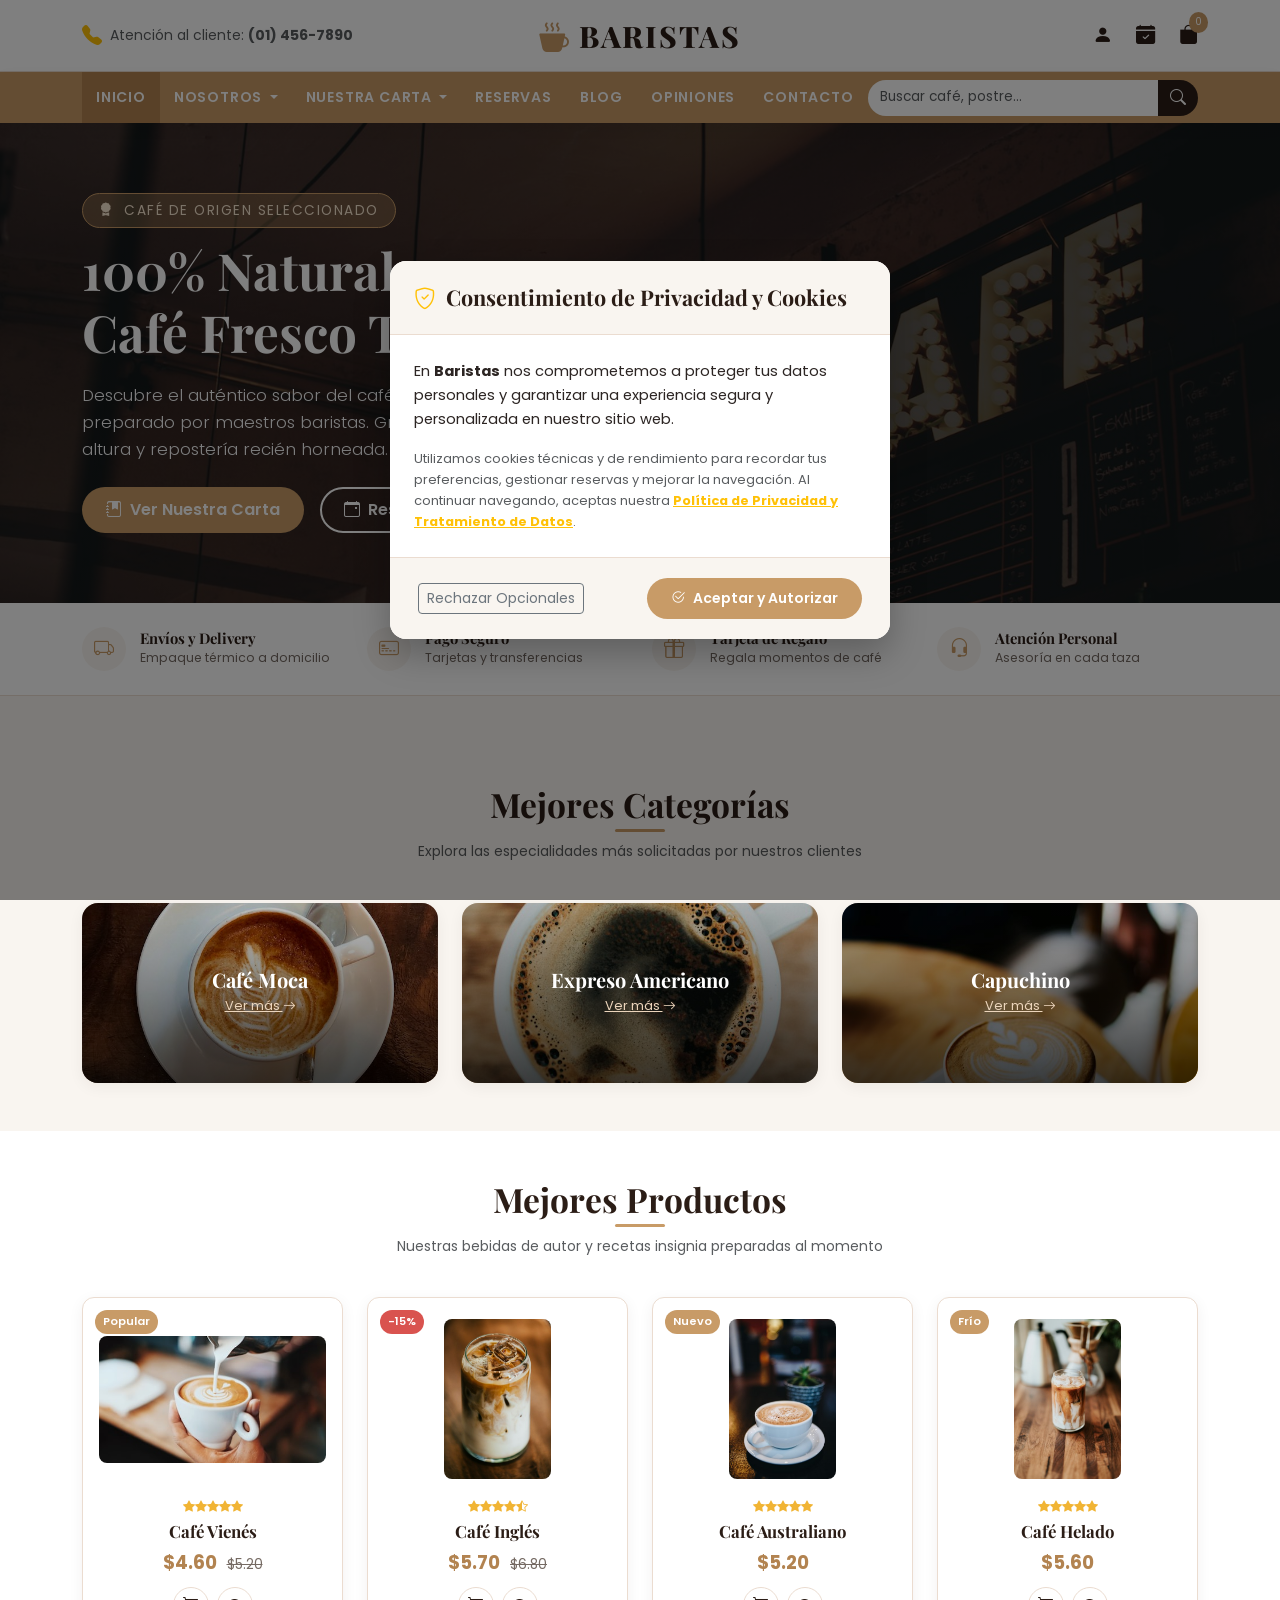
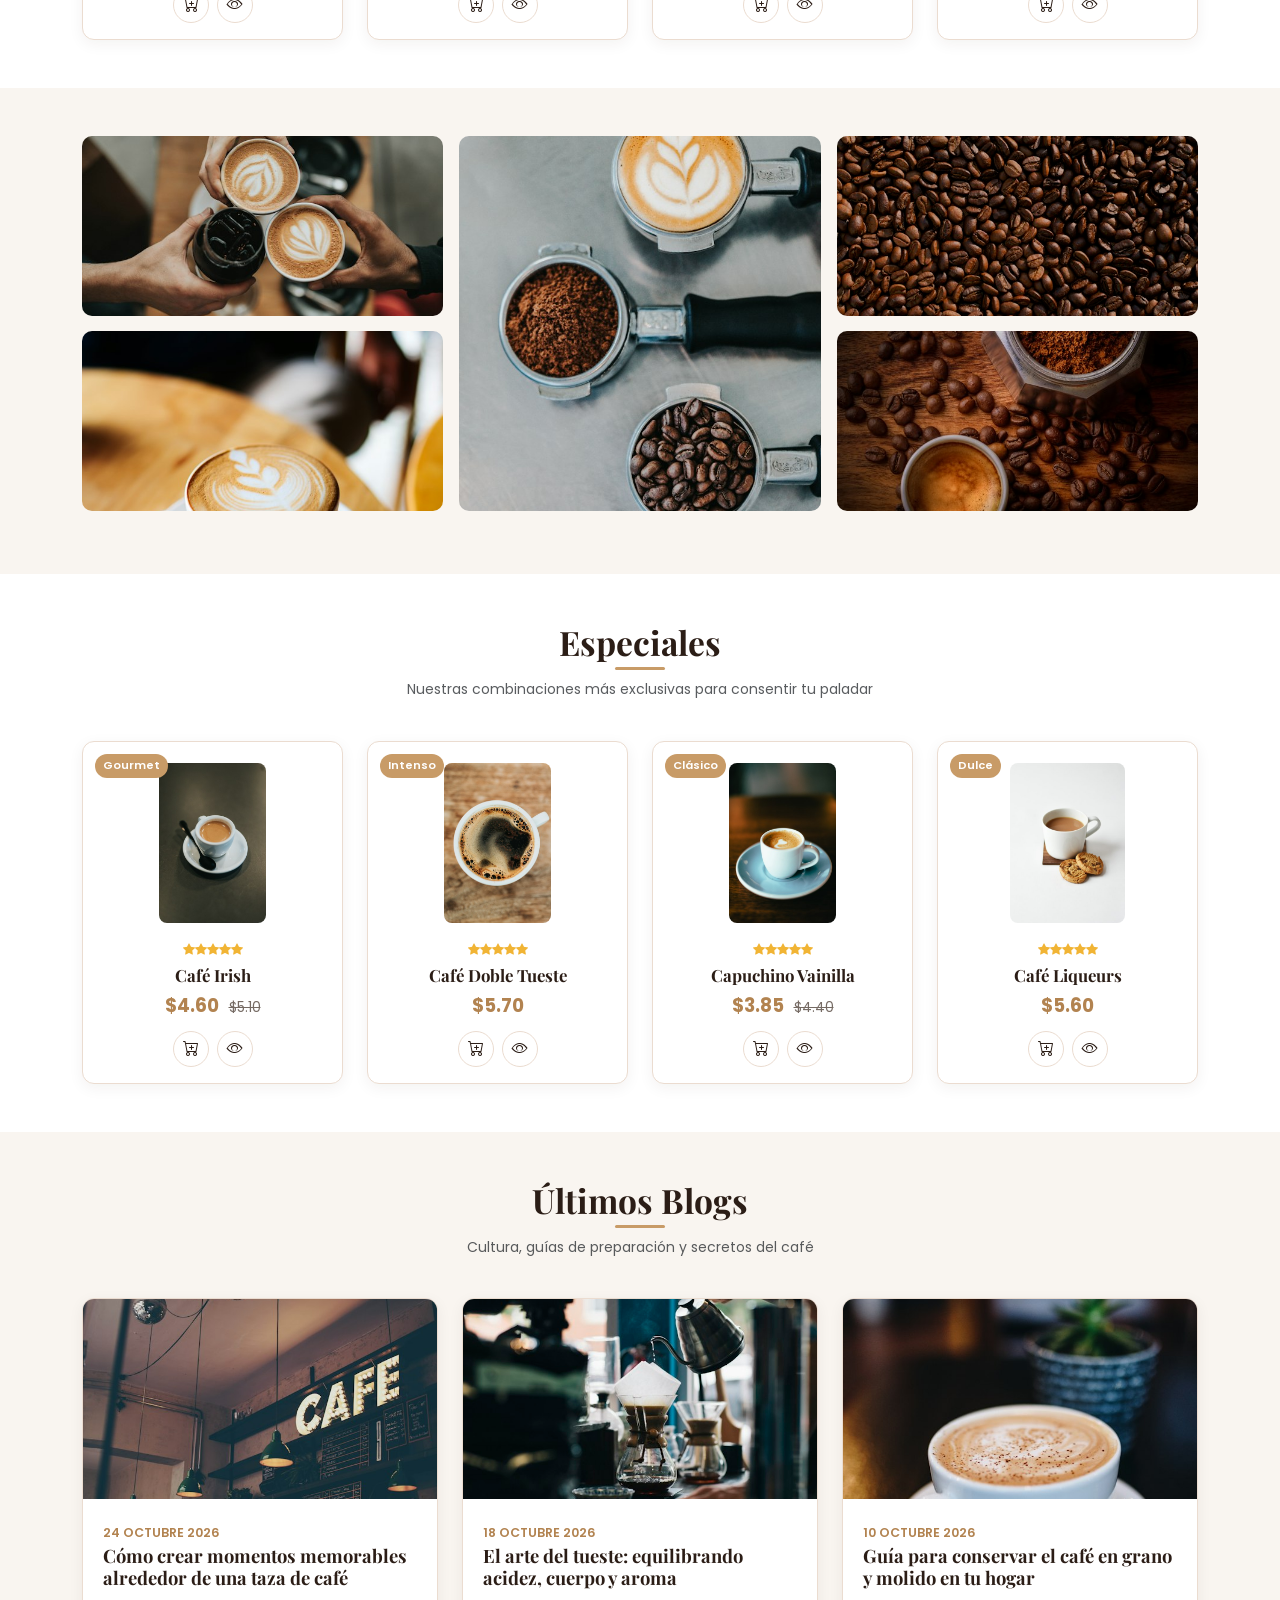
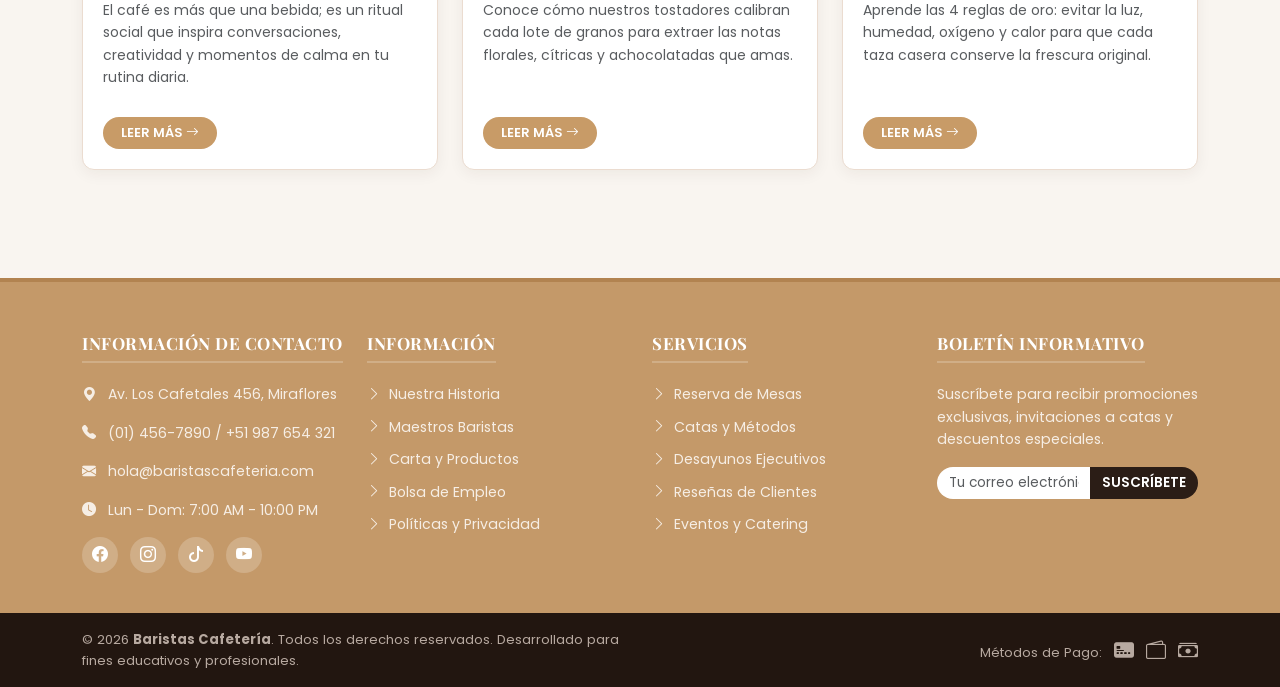
<file: index.html>
<!DOCTYPE html>
<html lang="es">
<head>
    <meta charset="UTF-8">
    <meta name="viewport" content="width=device-width, initial-scale=1.0">
    <title>Baristas | Café de Especialidad, Panadería Artesanal y Experiencia Única</title>
    <meta name="description" content="Bienvenido a Baristas, cafetería de especialidad con los mejores granos seleccionados, repostería artesanal, desayunos y ambiente acogedor.">
    
    <!-- Bootstrap 5 CSS CDN -->
    <link href="https://cdn.jsdelivr.net/npm/bootstrap@5.3.3/dist/css/bootstrap.min.css" rel="stylesheet">
    <!-- Bootstrap Icons CDN -->
    <link rel="stylesheet" href="https://cdn.jsdelivr.net/npm/bootstrap-icons@1.11.3/font/bootstrap-icons.min.css">
    <!-- Fuentes tipográficas locales -->
    <link rel="stylesheet" href="assets/fonts/fonts.css">
    <!-- Estilos Personalizados -->
    <link rel="stylesheet" href="css/style.css">
</head>
<body>

<!-- =========================================================================
    1. CABECERA SUPERIOR (TOP HEADER)
========================================================================= -->
    <header class="top-header">
        <div class="container">
            <div class="row align-items-center">
                <!-- Teléfono de contacto rápido -->
                <div class="col-md-4 d-none d-md-flex align-items-center gap-2 text-muted small">
                <i class="bi bi-telephone-fill text-warning fs-5"></i>
                <span>Atención al cliente: <strong>(01) 456-7890</strong></span>
                </div>
        
                <!-- Logotipo central -->
                <div class="col-12 col-md-4 text-center">
                <a href="index.html" class="brand-logo text-decoration-none justify-content-center">
                <i class="bi bi-cup-hot-fill"></i> BARISTAS
                </a>
                </div>
        
                <!-- Iconos de usuario, lista de deseos y carrito -->
                <div class="col-md-4 d-none d-md-flex justify-content-end align-items-center gap-4">
                    <a href="contacto.html" class="header-icon-link" title="Mi Cuenta"><i class="bi bi-person-fill"></i></a>
                    <a href="reservas.html" class="header-icon-link" title="Reservas"><i class="bi bi-calendar-check-fill"></i></a>
                    <a href="menu-general.html" class="header-icon-link position-relative" title="Carrito de Pedidos">
                        <i class="bi bi-bag-fill"></i>
                        <span class="badge-cart">0</span>
                    </a>
                </div>
            </div>
        </div>
    </header>

<!-- =========================================================================
    2. BARRA DE NAVEGACIÓN PRINCIPAL (BOOTSTRAP NAVBAR)
========================================================================= -->
    <nav class="navbar navbar-expand-lg main-navbar sticky-top">
        <div class="container">
            <button class="navbar-toggler text-white border-0" type="button" data-bs-toggle="collapse" data-bs-target="#navbarMenu" aria-controls="navbarMenu" aria-expanded="false" aria-label="Toggle navigation">
                <i class="bi bi-list fs-2"></i>
            </button>

            <div class="collapse navbar-collapse" id="navbarMenu">
                <ul class="navbar-nav me-auto mb-2 mb-lg-0">
                    <li class="nav-item">
                        <a class="nav-link active" href="index.html">Inicio</a>
                    </li>
                    
                    <!-- Dropdown Institucional -->
                    <li class="nav-item dropdown">
                        <a class="nav-link dropdown-toggle" href="#" role="button" data-bs-toggle="dropdown" aria-expanded="false">
                        Nosotros
                        </a>
                        <ul class="dropdown-menu">
                            <li><a class="dropdown-item" href="sobre-nosotros.html"><i class="bi bi-book me-2"></i>Nuestra Historia</a></li>
                            <li><a class="dropdown-item" href="equipo.html"><i class="bi bi-people me-2"></i>Baristas y Personal</a></li>
                        </ul>
                    </li>

                    <!-- Dropdown Menú y Gastronomía -->
                    <li class="nav-item dropdown">
                        <a class="nav-link dropdown-toggle" href="#" role="button" data-bs-toggle="dropdown" aria-expanded="false">
                            Nuestra Carta
                        </a>
                        <ul class="dropdown-menu">
                            <li><a class="dropdown-item" href="menu-general.html"><i class="bi bi-card-list me-2"></i>Carta Completa</a></li>
                            <li><a class="dropdown-item" href="especialidades-cafe.html"><i class="bi bi-cup-straw me-2"></i>Café de Especialidad</a></li>
                            <li><a class="dropdown-item" href="reposteria-bakery.html"><i class="bi bi-cake2 me-2"></i>Panadería y Postres</a></li>
                            <li><a class="dropdown-item" href="menu-ejecutivo-desayunos.html"><i class="bi bi-sun me-2"></i>Desayunos y Combos</a></li>
                        </ul>
                    </li>

                    <li class="nav-item">
                        <a class="nav-link" href="reservas.html">Reservas</a>
                    </li>
                    <li class="nav-item">
                        <a class="nav-link" href="blog.html">Blog</a>
                    </li>
                    <li class="nav-item">
                        <a class="nav-link" href="opiniones.html">Opiniones</a>
                    </li>
                    <li class="nav-item">
                        <a class="nav-link" href="contacto.html">Contacto</a>
                    </li>
                </ul>

                <!-- Buscador integrado -->
                <form class="d-flex search-input-group my-2 my-lg-0" role="search" onsubmit="event.preventDefault(); alert('Buscando productos en la carta...');">
                    <input class="form-control" type="search" placeholder="Buscar café, postre..." aria-label="Buscar">
                    <button class="btn" type="submit"><i class="bi bi-search"></i></button>
                </form>
            </div>
        </div>
    </nav>

    <!-- =========================================================================
        3. SECCIÓN HERO (BANNER PRINCIPAL)
    ========================================================================= -->
    <section class="hero-banner">
        <div class="container py-5">
            <div class="row align-items-center">
                <div class="col-lg-7 text-start">
                    <span class="hero-subtitle-pill"><i class="bi bi-award-fill me-1"></i> Café de Origen Seleccionado</span>
                    <h1 class="hero-title">100% Natural<br>Café Fresco Tostado</h1>
                    <p class="lead text-light mb-4" style="max-width: 520px; font-size: 1.05rem;">
                        Descubre el auténtico sabor del café de especialidad preparado por maestros baristas. Granos seleccionados de altura y repostería recién horneada.
                    </p>
                    <div class="d-flex flex-wrap gap-3">
                        <a href="menu-general.html" class="btn btn-coffee-primary">
                            <i class="bi bi-journal-bookmark-fill"></i> Ver Nuestra Carta
                        </a>
                        <a href="reservas.html" class="btn btn-coffee-secondary">
                            <i class="bi bi-calendar-event"></i> Reservar Mesa
                        </a>
                    </div>
                </div>
            </div>
        </div>
    </section>

    <!-- =========================================================================
        4. BARRA DE BENEFICIOS Y SERVICIOS
    ========================================================================= -->
    <section class="features-bar">
        <div class="container">
            <div class="row g-4">
                <!-- Beneficio 1 -->
                <div class="col-6 col-md-3">
                    <div class="feature-item">
                        <div class="feature-icon-wrapper">
                            <i class="bi bi-truck"></i>
                        </div>
                        <div class="feature-text">
                            <h6>Envíos y Delivery</h6>
                            <p>Empaque térmico a domicilio</p>
                        </div>
                    </div>
                </div>
                <!-- Beneficio 2 -->
                <div class="col-6 col-md-3">
                    <div class="feature-item">
                        <div class="feature-icon-wrapper">
                            <i class="bi bi-credit-card-2-front"></i>
                        </div>
                        <div class="feature-text">
                            <h6>Pago Seguro</h6>
                            <p>Tarjetas y transferencias</p>
                        </div>
                    </div>
                </div>
                <!-- Beneficio 3 -->
                <div class="col-6 col-md-3">
                    <div class="feature-item">
                        <div class="feature-icon-wrapper">
                            <i class="bi bi-gift"></i>
                        </div>
                        <div class="feature-text">
                            <h6>Tarjeta de Regalo</h6>
                            <p>Regala momentos de café</p>
                        </div>
                    </div>
                </div>
                <!-- Beneficio 4 -->
                <div class="col-6 col-md-3">
                    <div class="feature-item">
                        <div class="feature-icon-wrapper">
                            <i class="bi bi-headset"></i>
                        </div>
                        <div class="feature-text">
                            <h6>Atención Personal</h6>
                            <p>Asesoría en cada taza</p>
                        </div>
                    </div>
                </div>
            </div>
        </div>
    </section>

    <!-- =========================================================================
        5. SECCIÓN MEJORES CATEGORÍAS
    ========================================================================= -->
    <section class="py-5">
        <div class="container">
            <div class="section-heading">
                <h2>Mejores Categorías</h2>
                <p class="text-muted small">Explora las especialidades más solicitadas por nuestros clientes</p>
            </div>

            <div class="row g-4">
                <!-- Categoría 1 -->
                <div class="col-12 col-md-4">
                    <a href="menu-general.html#calientes" class="text-decoration-none">
                        <div class="category-card">
                            <img src="assets/images/index/cafe-moca.jpg" alt="Café Moca">
                            <div class="category-card-overlay">
                                <h5>Café Moca</h5>
                                <span>Ver más <i class="bi bi-arrow-right"></i></span>
                            </div>
                        </div>
                    </a>
                </div>

                <!-- Categoría 2 -->
                <div class="col-12 col-md-4">
                    <a href="especialidades-cafe.html" class="text-decoration-none">
                        <div class="category-card">
                            <img src="assets/images/index/expreso-americano.jpg" alt="Expreso Americano">
                            <div class="category-card-overlay">
                                <h5>Expreso Americano</h5>
                                <span>Ver más <i class="bi bi-arrow-right"></i></span>
                            </div>
                        </div>
                    </a>
                </div>

                <!-- Categoría 3 -->
                <div class="col-12 col-md-4">
                    <a href="menu-general.html#frias" class="text-decoration-none">
                        <div class="category-card">
                            <img src="assets/images/index/capuchino-especial.jpg" alt="Capuchino Especial">
                            <div class="category-card-overlay">
                                <h5>Capuchino</h5>
                                <span>Ver más <i class="bi bi-arrow-right"></i></span>
                            </div>
                        </div>
                    </a>
                </div>
            </div>
        </div>
    </section>

    <!--=========================================================================
        6. SECCIÓN MEJORES PRODUCTOS (DESTACADOS)
    ========================================================================= -->
    <section class="py-5 bg-white">
        <div class="container">
            <div class="section-heading">
                <h2>Mejores Productos</h2>
                <p class="text-muted small">Nuestras bebidas de autor y recetas insignia preparadas al momento</p>
            </div>

            <div class="row g-4">
                <!-- Producto 1 -->
                <div class="col-6 col-md-3">
                    <div class="product-card">
                        <span class="badge-tag">Popular</span>
                        <div class="product-image-container">
                            <img src="assets/images/index/cafe-vienes.jpg" alt="Café Vienés">
                        </div>
                        <div class="product-rating">
                            <i class="bi bi-star-fill"></i><i class="bi bi-star-fill"></i><i class="bi bi-star-fill"></i><i class="bi bi-star-fill"></i><i class="bi bi-star-fill"></i>
                        </div>
                        <h6 class="product-title"><a href="menu-general.html">Café Vienés</a></h6>
                        <div>
                            <span class="product-price">$4.60</span>
                            <span class="product-old-price">$5.20</span>
                        </div>
                        <div class="product-actions">
                            <button class="btn-card-action btn-add-cart" data-name="Café Vienés" title="Añadir al pedido"><i class="bi bi-cart-plus"></i></button>
                            <a href="menu-general.html" class="btn-card-action" title="Ver detalle"><i class="bi bi-eye"></i></a>
                        </div>
                    </div>
                </div>

                <!-- Producto 2 -->
                <div class="col-6 col-md-3">
                    <div class="product-card">
                        <span class="badge-tag badge-sale">-15%</span>
                        <div class="product-image-container">
                            <img src="assets/images/index/cafe-ingles.jpg" alt="Café Inglés">
                        </div>
                        <div class="product-rating">
                            <i class="bi bi-star-fill"></i><i class="bi bi-star-fill"></i><i class="bi bi-star-fill"></i><i class="bi bi-star-fill"></i><i class="bi bi-star-half"></i>
                        </div>
                        <h6 class="product-title"><a href="menu-general.html">Café Inglés</a></h6>
                        <div>
                            <span class="product-price">$5.70</span>
                            <span class="product-old-price">$6.80</span>
                        </div>
                        <div class="product-actions">
                            <button class="btn-card-action btn-add-cart" data-name="Café Inglés" title="Añadir al pedido"><i class="bi bi-cart-plus"></i></button>
                            <a href="menu-general.html" class="btn-card-action" title="Ver detalle"><i class="bi bi-eye"></i></a>
                        </div>
                    </div>
                </div>

                <!-- Producto 3 -->
                <div class="col-6 col-md-3">
                    <div class="product-card">
                        <span class="badge-tag">Nuevo</span>
                        <div class="product-image-container">
                            <img src="assets/images/index/cafe-australiano.jpg" alt="Café Australiano">
                        </div>
                        <div class="product-rating">
                            <i class="bi bi-star-fill"></i><i class="bi bi-star-fill"></i><i class="bi bi-star-fill"></i><i class="bi bi-star-fill"></i><i class="bi bi-star-fill"></i>
                        </div>
                        <h6 class="product-title"><a href="menu-general.html">Café Australiano</a></h6>
                        <div>
                            <span class="product-price">$5.20</span>
                        </div>
                        <div class="product-actions">
                            <button class="btn-card-action btn-add-cart" data-name="Café Australiano" title="Añadir al pedido"><i class="bi bi-cart-plus"></i></button>
                            <a href="menu-general.html" class="btn-card-action" title="Ver detalle"><i class="bi bi-eye"></i></a>
                        </div>
                    </div>
                </div>

                <!-- Producto 4 -->
                <div class="col-6 col-md-3">
                    <div class="product-card">
                        <span class="badge-tag">Frío</span>
                        <div class="product-image-container">
                            <img src="assets/images/index/cafe-helado-frappe.jpg" alt="Café Helado Frappé">
                        </div>
                        <div class="product-rating">
                            <i class="bi bi-star-fill"></i><i class="bi bi-star-fill"></i><i class="bi bi-star-fill"></i><i class="bi bi-star-fill"></i><i class="bi bi-star-fill"></i>
                        </div>
                        <h6 class="product-title"><a href="menu-general.html">Café Helado</a></h6>
                        <div>
                            <span class="product-price">$5.60</span>
                        </div>
                        <div class="product-actions">
                            <button class="btn-card-action btn-add-cart" data-name="Café Helado" title="Añadir al pedido"><i class="bi bi-cart-plus"></i></button>
                            <a href="menu-general.html" class="btn-card-action" title="Ver detalle"><i class="bi bi-eye"></i></a>
                        </div>
                    </div>
                </div>
            </div>
        </div>
    </section>

    <!-- =========================================================================
        7. SECCIÓN GALERÍA VISUAL DEL ARTE DEL CAFÉ
    ========================================================================= -->
    <section class="py-5">
        <div class="container">
            <div class="row g-3">
                <!-- Columna Izquierda (2 fotos apiladas) -->
                <div class="col-md-4">
                    <div class="gallery-img-wrap">
                        <img src="assets/images/index/galeria-espresso.jpg" alt="Preparación de espresso">
                    </div>
                    <div class="gallery-img-wrap">
                        <img src="assets/images/index/galeria-latte-art.jpg" alt="Latte art en taza">
                    </div>
                </div>

                <!-- Columna Central (Foto Grande de Extracción) -->
                <div class="col-md-4">
                    <div class="gallery-img-wrap tall">
                        <img src="assets/images/index/galeria-extraccion.jpg" alt="Extracción de café en máquina espresso">
                    </div>
                </div>

                <!-- Columna Derecha (2 fotos apiladas) -->
                <div class="col-md-4">
                    <div class="gallery-img-wrap">
                        <img src="assets/images/index/galeria-granos.jpg" alt="Granos de café tostados">
                    </div>
                    <div class="gallery-img-wrap">
                        <img src="assets/images/index/galeria-barista-leche.jpg" alt="Barista vertiendo leche">
                    </div>
                </div>
            </div>
        </div>
    </section>

    <!-- =========================================================================
        8. SECCIÓN ESPECIALES DE LA CASA
    ========================================================================= -->
    <section class="py-5 bg-white">
        <div class="container">
            <div class="section-heading">
                <h2>Especiales</h2>
                <p class="text-muted small">Nuestras combinaciones más exclusivas para consentir tu paladar</p>
            </div>

            <div class="row g-4">
                <!-- Especial 1 -->
                <div class="col-6 col-md-3">
                    <div class="product-card">
                        <span class="badge-tag">Gourmet</span>
                        <div class="product-image-container">
                            <img src="assets/images/index/cafe-irish.jpg" alt="Café Irish">
                        </div>
                        <div class="product-rating">
                            <i class="bi bi-star-fill"></i><i class="bi bi-star-fill"></i><i class="bi bi-star-fill"></i><i class="bi bi-star-fill"></i><i class="bi bi-star-fill"></i>
                        </div>
                        <h6 class="product-title"><a href="menu-general.html">Café Irish</a></h6>
                        <div>
                            <span class="product-price">$4.60</span>
                            <span class="product-old-price">$5.10</span>
                        </div>
                        <div class="product-actions">
                            <button class="btn-card-action btn-add-cart" data-name="Café Irish" title="Añadir"><i class="bi bi-cart-plus"></i></button>
                            <a href="menu-general.html" class="btn-card-action" title="Ver"><i class="bi bi-eye"></i></a>
                        </div>
                    </div>
                </div>

                <!-- Especial 2 -->
                <div class="col-6 col-md-3">
                    <div class="product-card">
                        <span class="badge-tag">Intenso</span>
                        <div class="product-image-container">
                            <img src="assets/images/index/cafe-doble-tueste.jpg" alt="Café Doble Tueste">
                        </div>
                        <div class="product-rating">
                            <i class="bi bi-star-fill"></i><i class="bi bi-star-fill"></i><i class="bi bi-star-fill"></i><i class="bi bi-star-fill"></i><i class="bi bi-star-fill"></i>
                        </div>
                        <h6 class="product-title"><a href="menu-general.html">Café Doble Tueste</a></h6>
                        <div>
                            <span class="product-price">$5.70</span>
                        </div>
                        <div class="product-actions">
                            <button class="btn-card-action btn-add-cart" data-name="Café Doble Tueste" title="Añadir"><i class="bi bi-cart-plus"></i></button>
                            <a href="menu-general.html" class="btn-card-action" title="Ver"><i class="bi bi-eye"></i></a>
                        </div>
                    </div>
                </div>

                <!-- Especial 3 -->
                <div class="col-6 col-md-3">
                    <div class="product-card">
                        <span class="badge-tag">Clásico</span>
                        <div class="product-image-container">
                            <img src="assets/images/index/capuchino-vainilla.jpg" alt="Capuchino Vainilla">
                        </div>
                        <div class="product-rating">
                            <i class="bi bi-star-fill"></i><i class="bi bi-star-fill"></i><i class="bi bi-star-fill"></i><i class="bi bi-star-fill"></i><i class="bi bi-star-fill"></i>
                        </div>
                        <h6 class="product-title"><a href="menu-general.html">Capuchino Vainilla</a></h6>
                        <div>
                            <span class="product-price">$3.85</span>
                            <span class="product-old-price">$4.40</span>
                        </div>
                        <div class="product-actions">
                            <button class="btn-card-action btn-add-cart" data-name="Capuchino Vainilla" title="Añadir"><i class="bi bi-cart-plus"></i></button>
                            <a href="menu-general.html" class="btn-card-action" title="Ver"><i class="bi bi-eye"></i></a>
                        </div>
                    </div>
                </div>

                <!-- Especial 4 -->
                <div class="col-6 col-md-3">
                    <div class="product-card">
                        <span class="badge-tag">Dulce</span>
                        <div class="product-image-container">
                            <img src="assets/images/index/cafe-liqueurs.jpg" alt="Café Liqueurs">
                        </div>
                        <div class="product-rating">
                            <i class="bi bi-star-fill"></i><i class="bi bi-star-fill"></i><i class="bi bi-star-fill"></i><i class="bi bi-star-fill"></i><i class="bi bi-star-fill"></i>
                        </div>
                        <h6 class="product-title"><a href="menu-general.html">Café Liqueurs</a></h6>
                        <div>
                            <span class="product-price">$5.60</span>
                        </div>
                        <div class="product-actions">
                            <button class="btn-card-action btn-add-cart" data-name="Café Liqueurs" title="Añadir"><i class="bi bi-cart-plus"></i></button>
                            <a href="menu-general.html" class="btn-card-action" title="Ver"><i class="bi bi-eye"></i></a>
                        </div>
                    </div>
                </div>
            </div>
        </div>
    </section>

    <!-- =========================================================================
        9. SECCIÓN ÚLTIMOS BLOGS Y NOTICIAS
    ========================================================================= -->
    <section class="py-5">
        <div class="container">
            <div class="section-heading">
                <h2>Últimos Blogs</h2>
                <p class="text-muted small">Cultura, guías de preparación y secretos del café</p>
            </div>

            <div class="row g-4">
                <!-- Blog 1 -->
                <div class="col-md-4">
                    <div class="blog-card">
                        <div class="blog-img-wrap">
                            <img src="assets/images/index/blog-espacio-experiencia.jpg" alt="Espacio y experiencia en cafetería">
                        </div>
                        <div class="blog-body">
                            <div>
                                <span class="blog-date">24 Octubre 2026</span>
                                <h5 class="blog-title"><a href="blog.html">Cómo crear momentos memorables alrededor de una taza de café</a></h5>
                                <p class="text-muted small">
                                    El café es más que una bebida; es un ritual social que inspira conversaciones, creatividad y momentos de calma en tu rutina diaria.
                                </p>
                            </div>
                            <a href="blog.html" class="btn-read-more">LEER MÁS <i class="bi bi-arrow-right"></i></a>
                        </div>
                    </div>
                </div>

                <!-- Blog 2 -->
                <div class="col-md-4">
                    <div class="blog-card">
                        <div class="blog-img-wrap">
                            <img src="assets/images/index/blog-interior-acogedor.jpg" alt="Interior acogedor de Baristas">
                        </div>
                        <div class="blog-body">
                            <div>
                                <span class="blog-date">18 Octubre 2026</span>
                                <h5 class="blog-title"><a href="blog.html">El arte del tueste: equilibrando acidez, cuerpo y aroma</a></h5>
                                <p class="text-muted small">
                                    Conoce cómo nuestros tostadores calibran cada lote de granos para extraer las notas florales, cítricas y achocolatadas que amas.
                                </p>
                            </div>
                            <a href="blog.html" class="btn-read-more">LEER MÁS <i class="bi bi-arrow-right"></i></a>
                        </div>
                    </div>
                </div>

                <!-- Blog 3 -->
                <div class="col-md-4">
                    <div class="blog-card">
                        <div class="blog-img-wrap">
                            <img src="assets/images/index/blog-taza-granos.jpg" alt="Taza de café y granos en mesa de madera">
                        </div>
                        <div class="blog-body">
                            <div>
                                <span class="blog-date">10 Octubre 2026</span>
                                <h5 class="blog-title"><a href="blog.html">Guía para conservar el café en grano y molido en tu hogar</a></h5>
                                <p class="text-muted small">
                                    Aprende las 4 reglas de oro: evitar la luz, humedad, oxígeno y calor para que cada taza casera conserve la frescura original.
                                </p>
                            </div>
                            <a href="blog.html" class="btn-read-more">LEER MÁS <i class="bi bi-arrow-right"></i></a>
                        </div>
                    </div>
                </div>
            </div>
        </div>
    </section>

    <!-- =========================================================================
        10. PIE DE PÁGINA (FOOTER)
    ========================================================================= -->
    <footer class="main-footer">
        <div class="container">
            <div class="row g-4">
                <!-- Columna 1: Contacto -->
                <div class="col-12 col-md-6 col-lg-3">
                    <h5>Información de Contacto</h5>
                    <p><i class="bi bi-geo-alt-fill me-2"></i> Av. Los Cafetales 456, Miraflores</p>
                    <p><i class="bi bi-telephone-fill me-2"></i> (01) 456-7890 / +51 987 654 321</p>
                    <p><i class="bi bi-envelope-fill me-2"></i> hola@baristascafeteria.com</p>
                    <p><i class="bi bi-clock-fill me-2"></i> Lun - Dom: 7:00 AM - 10:00 PM</p>
                    <div class="social-links mt-3">
                        <a href="https://facebook.com" target="_blank" title="Facebook"><i class="bi bi-facebook"></i></a>
                        <a href="https://instagram.com" target="_blank" title="Instagram"><i class="bi bi-instagram"></i></a>
                        <a href="https://tiktok.com" target="_blank" title="TikTok"><i class="bi bi-tiktok"></i></a>
                        <a href="https://youtube.com" target="_blank" title="YouTube"><i class="bi bi-youtube"></i></a>
                    </div>
                </div>

                <!-- Columna 2: Información / Enlaces -->
                <div class="col-12 col-md-6 col-lg-3">
                    <h5>Información</h5>
                    <ul>
                        <li><a href="sobre-nosotros.html"><i class="bi bi-chevron-right me-1"></i> Nuestra Historia</a></li>
                        <li><a href="equipo.html"><i class="bi bi-chevron-right me-1"></i> Maestros Baristas</a></li>
                        <li><a href="menu-general.html"><i class="bi bi-chevron-right me-1"></i> Carta y Productos</a></li>
                        <li><a href="trabaja-con-nosotros.html"><i class="bi bi-chevron-right me-1"></i> Bolsa de Empleo</a></li>
                        <li><a href="politicas-privacidad.html"><i class="bi bi-chevron-right me-1"></i> Políticas y Privacidad</a></li>
                    </ul>
                </div>

                <!-- Columna 3: Servicios & Comunidad -->
                <div class="col-12 col-md-6 col-lg-3">
                    <h5>Servicios</h5>
                    <ul>
                        <li><a href="reservas.html"><i class="bi bi-chevron-right me-1"></i> Reserva de Mesas</a></li>
                        <li><a href="especialidades-cafe.html"><i class="bi bi-chevron-right me-1"></i> Catas y Métodos</a></li>
                        <li><a href="menu-ejecutivo-desayunos.html"><i class="bi bi-chevron-right me-1"></i> Desayunos Ejecutivos</a></li>
                        <li><a href="opiniones.html"><i class="bi bi-chevron-right me-1"></i> Reseñas de Clientes</a></li>
                        <li><a href="contacto.html"><i class="bi bi-chevron-right me-1"></i> Eventos y Catering</a></li>
                    </ul>
                </div>

                <!-- Columna 4: Newsletter -->
                <div class="col-12 col-md-6 col-lg-3">
                    <h5>Boletín Informativo</h5>
                    <p>Suscríbete para recibir promociones exclusivas, invitaciones a catas y descuentos especiales.</p>
                    <form class="newsletter-form mt-3">
                        <div class="input-group">
                            <input type="email" class="form-control" placeholder="Tu correo electrónico" required>
                            <button class="btn btn-warning" type="submit">SUSCRÍBETE</button>
                        </div>
                    </form>
                </div>
            </div>
        </div>

        <!-- Barra de Derechos y Créditos -->
        <div class="footer-bottom">
            <div class="container">
                <div class="row align-items-center">
                    <div class="col-md-6 text-center text-md-start mb-2 mb-md-0">
                        &copy; 2026 <strong>Baristas Cafetería</strong>. Todos los derechos reservados. Desarrollado para fines educativos y profesionales.
                    </div>
                    <div class="col-md-6 text-center text-md-end">
                        <span class="me-2">Métodos de Pago:</span>
                        <i class="bi bi-credit-card-2-front-fill fs-5 me-2" title="Visa / Mastercard"></i>
                        <i class="bi bi-wallet2 fs-5 me-2" title="Billeteras Digitales"></i>
                        <i class="bi bi-cash-stack fs-5" title="Efectivo"></i>
                    </div>
                </div>
            </div>
        </div>
    </footer>

    <!-- =========================================================================
        11. MODAL OBLIGATORIO DE POLÍTICA DE PRIVACIDAD (CONSENT MODAL)
    ========================================================================= -->
    <div class="modal fade privacy-modal" id="privacyModal" tabindex="-1" aria-labelledby="privacyModalLabel" aria-hidden="true">
        <div class="modal-dialog modal-dialog-centered">
            <div class="modal-content">
                <div class="modal-header">
                    <h5 class="modal-title" id="privacyModalLabel">
                        <i class="bi bi-shield-check text-warning"></i> Consentimiento de Privacidad y Cookies
                    </h5>
                </div>
                <div class="modal-body">
                    <p>
                        En <strong>Baristas</strong> nos comprometemos a proteger tus datos personales y garantizar una experiencia segura y personalizada en nuestro sitio web.
                    </p>
                    <p class="text-muted small mb-0">
                        Utilizamos cookies técnicas y de rendimiento para recordar tus preferencias, gestionar reservas y mejorar la navegación. Al continuar navegando, aceptas nuestra <a href="politicas-privacidad.html" target="_blank" class="fw-bold text-decoration-underline text-warning">Política de Privacidad y Tratamiento de Datos</a>.
                    </p>
                </div>
                <div class="modal-footer d-flex justify-content-between">
                    <button type="button" class="btn btn-outline-secondary btn-sm" id="btnRejectPrivacy">Rechazar Opcionales</button>
                    <button type="button" class="btn btn-coffee-primary btn-sm" id="btnAcceptPrivacy">
                        <i class="bi bi-check2-circle"></i> Aceptar y Autorizar
                    </button>
                </div>
            </div>
        </div>
    </div>

    <!-- Bootstrap 5 JS Bundle (con Popper) -->
    <script src="https://cdn.jsdelivr.net/npm/bootstrap@5.3.3/dist/js/bootstrap.bundle.min.js"></script>
    <!-- Script personalizado -->
    <script src="js/script.js"></script>
</body>
</html>
</file>
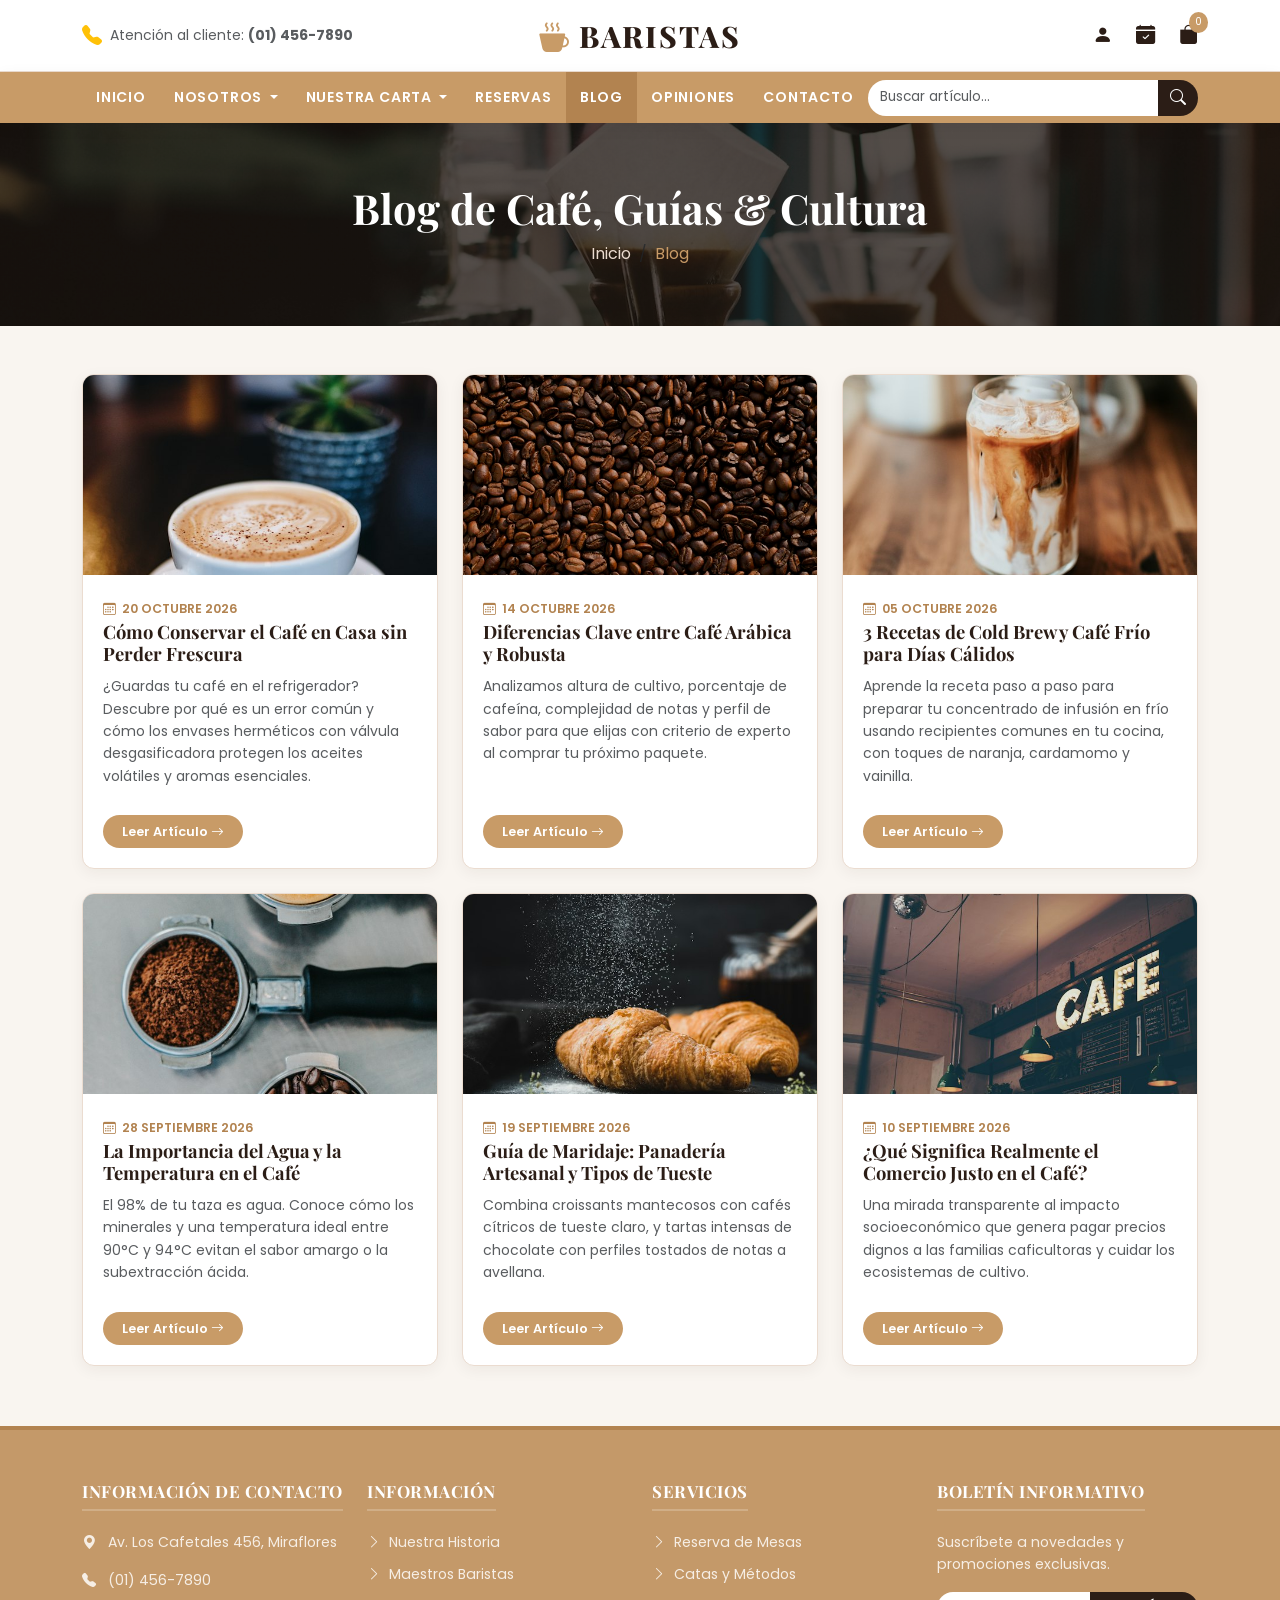
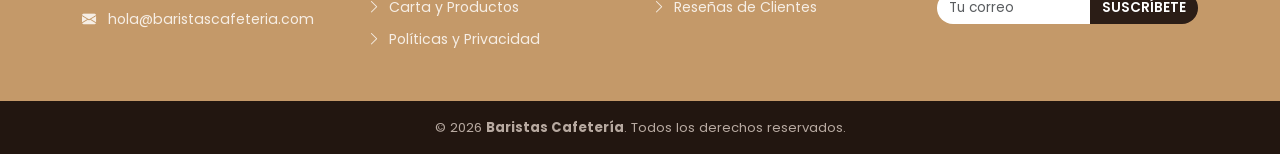
<file: blog.html>
<!DOCTYPE html>
<html lang="es">
<head>
  <meta charset="UTF-8">
  <meta name="viewport" content="width=device-width, initial-scale=1.0">
  <title>Blog de Café y Cultura | Guías y Recetas Baristas</title>
  <meta name="description" content="Artículos informativos sobre café de especialidad, conservación de granos, diferencias entre café Arábica y Robusta, y recetas caseras de barismo.">
  
  <link href="https://cdn.jsdelivr.net/npm/bootstrap@5.3.3/dist/css/bootstrap.min.css" rel="stylesheet">
  <link rel="stylesheet" href="https://cdn.jsdelivr.net/npm/bootstrap-icons@1.11.3/font/bootstrap-icons.min.css">
  <!-- Fuentes tipográficas locales -->
  <link rel="stylesheet" href="assets/fonts/fonts.css">
  <link rel="stylesheet" href="css/style.css">
</head>
<body>

  <!-- CABECERA SUPERIOR -->
  <header class="top-header">
    <div class="container">
      <div class="row align-items-center">
        <div class="col-md-4 d-none d-md-flex align-items-center gap-2 text-muted small">
          <i class="bi bi-telephone-fill text-warning fs-5"></i>
          <span>Atención al cliente: <strong>(01) 456-7890</strong></span>
        </div>
        <div class="col-12 col-md-4 text-center">
          <a href="index.html" class="brand-logo text-decoration-none justify-content-center">
            <i class="bi bi-cup-hot-fill"></i> BARISTAS
          </a>
        </div>
        <div class="col-md-4 d-none d-md-flex justify-content-end align-items-center gap-4">
          <a href="contacto.html" class="header-icon-link" title="Mi Cuenta"><i class="bi bi-person-fill"></i></a>
          <a href="reservas.html" class="header-icon-link" title="Reservas"><i class="bi bi-calendar-check-fill"></i></a>
          <a href="menu-general.html" class="header-icon-link position-relative" title="Carrito de Pedidos">
            <i class="bi bi-bag-fill"></i>
            <span class="badge-cart">0</span>
          </a>
        </div>
      </div>
    </div>
  </header>

  <!-- BARRA DE NAVEGACIÓN -->
  <nav class="navbar navbar-expand-lg main-navbar sticky-top">
    <div class="container">
      <button class="navbar-toggler text-white border-0" type="button" data-bs-toggle="collapse" data-bs-target="#navbarMenu">
        <i class="bi bi-list fs-2"></i>
      </button>

      <div class="collapse navbar-collapse" id="navbarMenu">
        <ul class="navbar-nav me-auto mb-2 mb-lg-0">
          <li class="nav-item"><a class="nav-link" href="index.html">Inicio</a></li>
          
          <li class="nav-item dropdown">
            <a class="nav-link dropdown-toggle" href="#" role="button" data-bs-toggle="dropdown">
              Nosotros
            </a>
            <ul class="dropdown-menu">
              <li><a class="dropdown-item" href="sobre-nosotros.html"><i class="bi bi-book me-2"></i>Nuestra Historia</a></li>
              <li><a class="dropdown-item" href="equipo.html"><i class="bi bi-people me-2"></i>Baristas y Personal</a></li>
            </ul>
          </li>

          <li class="nav-item dropdown">
            <a class="nav-link dropdown-toggle" href="#" role="button" data-bs-toggle="dropdown">
              Nuestra Carta
            </a>
            <ul class="dropdown-menu">
              <li><a class="dropdown-item" href="menu-general.html"><i class="bi bi-card-list me-2"></i>Carta Completa</a></li>
              <li><a class="dropdown-item" href="especialidades-cafe.html"><i class="bi bi-cup-straw me-2"></i>Café de Especialidad</a></li>
              <li><a class="dropdown-item" href="reposteria-bakery.html"><i class="bi bi-cake2 me-2"></i>Panadería y Postres</a></li>
              <li><a class="dropdown-item" href="menu-ejecutivo-desayunos.html"><i class="bi bi-sun me-2"></i>Desayunos y Combos</a></li>
            </ul>
          </li>

          <li class="nav-item"><a class="nav-link" href="reservas.html">Reservas</a></li>
          <li class="nav-item"><a class="nav-link active" href="blog.html">Blog</a></li>
          <li class="nav-item"><a class="nav-link" href="opiniones.html">Opiniones</a></li>
          <li class="nav-item"><a class="nav-link" href="contacto.html">Contacto</a></li>
        </ul>

        <form class="d-flex search-input-group my-2 my-lg-0" role="search">
          <input class="form-control" type="search" placeholder="Buscar artículo..." aria-label="Buscar">
          <button class="btn" type="submit"><i class="bi bi-search"></i></button>
        </form>
      </div>
    </div>
  </nav>

  <!-- ENCABEZADO DE PÁGINA -->
  <section class="page-header">
    <div class="container">
      <h1>Blog de Café, Guías & Cultura</h1>
      <nav aria-label="breadcrumb">
        <ol class="breadcrumb">
          <li class="breadcrumb-item"><a href="index.html">Inicio</a></li>
          <li class="breadcrumb-item active" aria-current="page">Blog</li>
        </ol>
      </nav>
    </div>
  </section>

  <!-- CONTENIDO: ARTÍCULOS INFORMATIVOS -->
  <main class="container my-5">
    
    <div class="row g-4">
      
      <!-- Artículo 1: Conservar Café en Casa -->
      <div class="col-md-6 col-lg-4">
        <article class="blog-card">
          <div class="blog-img-wrap">
            <img src="assets/images/blog/blog-conservacion-granos.jpg" alt="Conservación de granos de café">
          </div>
          <div class="blog-body">
            <div>
              <span class="blog-date"><i class="bi bi-calendar3 me-1"></i> 20 Octubre 2026</span>
              <h5 class="blog-title">Cómo Conservar el Café en Casa sin Perder Frescura</h5>
              <p class="text-muted small">
                ¿Guardas tu café en el refrigerador? Descubre por qué es un error común y cómo los envases herméticos con válvula desgasificadora protegen los aceites volátiles y aromas esenciales.
              </p>
            </div>
            <button class="btn btn-read-more" onclick="alert('Abriendo artículo completo sobre conservación del café.');">Leer Artículo <i class="bi bi-arrow-right"></i></button>
          </div>
        </article>
      </div>

      <!-- Artículo 2: Arábica vs Robusta -->
      <div class="col-md-6 col-lg-4">
        <article class="blog-card">
          <div class="blog-img-wrap">
            <img src="assets/images/blog/blog-diferencias-arabica-robusta.jpg" alt="Diferencias granos Arábica y Robusta">
          </div>
          <div class="blog-body">
            <div>
              <span class="blog-date"><i class="bi bi-calendar3 me-1"></i> 14 Octubre 2026</span>
              <h5 class="blog-title">Diferencias Clave entre Café Arábica y Robusta</h5>
              <p class="text-muted small">
                Analizamos altura de cultivo, porcentaje de cafeína, complejidad de notas y perfil de sabor para que elijas con criterio de experto al comprar tu próximo paquete.
              </p>
            </div>
            <button class="btn btn-read-more" onclick="alert('Abriendo artículo completo sobre Arábica vs Robusta.');">Leer Artículo <i class="bi bi-arrow-right"></i></button>
          </div>
        </article>
      </div>

      <!-- Artículo 3: Recetas Caseras de Café Frío -->
      <div class="col-md-6 col-lg-4">
        <article class="blog-card">
          <div class="blog-img-wrap">
            <img src="assets/images/blog/blog-cold-brew.jpg" alt="Preparación de Cold Brew y café frío">
          </div>
          <div class="blog-body">
            <div>
              <span class="blog-date"><i class="bi bi-calendar3 me-1"></i> 05 Octubre 2026</span>
              <h5 class="blog-title">3 Recetas de Cold Brew y Café Frío para Días Cálidos</h5>
              <p class="text-muted small">
                Aprende la receta paso a paso para preparar tu concentrado de infusión en frío usando recipientes comunes en tu cocina, con toques de naranja, cardamomo y vainilla.
              </p>
            </div>
            <button class="btn btn-read-more" onclick="alert('Abriendo artículo completo con recetas de Cold Brew.');">Leer Artículo <i class="bi bi-arrow-right"></i></button>
          </div>
        </article>
      </div>

      <!-- Artículo 4: El Agua y la Extracción -->
      <div class="col-md-6 col-lg-4">
        <article class="blog-card">
          <div class="blog-img-wrap">
            <img src="assets/images/blog/blog-extraccion-temperatura.jpg" alt="Extracción de café con agua a temperatura controlada">
          </div>
          <div class="blog-body">
            <div>
              <span class="blog-date"><i class="bi bi-calendar3 me-1"></i> 28 Septiembre 2026</span>
              <h5 class="blog-title">La Importancia del Agua y la Temperatura en el Café</h5>
              <p class="text-muted small">
                El 98% de tu taza es agua. Conoce cómo los minerales y una temperatura ideal entre 90°C y 94°C evitan el sabor amargo o la subextracción ácida.
              </p>
            </div>
            <button class="btn btn-read-more" onclick="alert('Abriendo artículo completo sobre parámetros del agua.');">Leer Artículo <i class="bi bi-arrow-right"></i></button>
          </div>
        </article>
      </div>

      <!-- Artículo 5: Maridaje de Repostería -->
      <div class="col-md-6 col-lg-4">
        <article class="blog-card">
          <div class="blog-img-wrap">
            <img src="assets/images/blog/blog-maridaje-croissants.jpg" alt="Maridaje de croissants con café latte">
          </div>
          <div class="blog-body">
            <div>
              <span class="blog-date"><i class="bi bi-calendar3 me-1"></i> 19 Septiembre 2026</span>
              <h5 class="blog-title">Guía de Maridaje: Panadería Artesanal y Tipos de Tueste</h5>
              <p class="text-muted small">
                Combina croissants mantecosos con cafés cítricos de tueste claro, y tartas intensas de chocolate con perfiles tostados de notas a avellana.
              </p>
            </div>
            <button class="btn btn-read-more" onclick="alert('Abriendo artículo de maridaje.');">Leer Artículo <i class="bi bi-arrow-right"></i></button>
          </div>
        </article>
      </div>

      <!-- Artículo 6: Comercio Justo -->
      <div class="col-md-6 col-lg-4">
        <article class="blog-card">
          <div class="blog-img-wrap">
            <img src="assets/images/blog/blog-comercio-justo.jpg" alt="Comercio justo con productores de café">
          </div>
          <div class="blog-body">
            <div>
              <span class="blog-date"><i class="bi bi-calendar3 me-1"></i> 10 Septiembre 2026</span>
              <h5 class="blog-title">¿Qué Significa Realmente el Comercio Justo en el Café?</h5>
              <p class="text-muted small">
                Una mirada transparente al impacto socioeconómico que genera pagar precios dignos a las familias caficultoras y cuidar los ecosistemas de cultivo.
              </p>
            </div>
            <button class="btn btn-read-more" onclick="alert('Abriendo artículo sobre comercio justo.');">Leer Artículo <i class="bi bi-arrow-right"></i></button>
          </div>
        </article>
      </div>

    </div>

  </main>

  <!-- FOOTER -->
  <footer class="main-footer">
    <div class="container">
      <div class="row g-4">
        <div class="col-12 col-md-6 col-lg-3">
          <h5>Información de Contacto</h5>
          <p><i class="bi bi-geo-alt-fill me-2"></i> Av. Los Cafetales 456, Miraflores</p>
          <p><i class="bi bi-telephone-fill me-2"></i> (01) 456-7890</p>
          <p><i class="bi bi-envelope-fill me-2"></i> hola@baristascafeteria.com</p>
        </div>
        <div class="col-12 col-md-6 col-lg-3">
          <h5>Información</h5>
          <ul>
            <li><a href="sobre-nosotros.html"><i class="bi bi-chevron-right me-1"></i> Nuestra Historia</a></li>
            <li><a href="equipo.html"><i class="bi bi-chevron-right me-1"></i> Maestros Baristas</a></li>
            <li><a href="menu-general.html"><i class="bi bi-chevron-right me-1"></i> Carta y Productos</a></li>
            <li><a href="politicas-privacidad.html"><i class="bi bi-chevron-right me-1"></i> Políticas y Privacidad</a></li>
          </ul>
        </div>
        <div class="col-12 col-md-6 col-lg-3">
          <h5>Servicios</h5>
          <ul>
            <li><a href="reservas.html"><i class="bi bi-chevron-right me-1"></i> Reserva de Mesas</a></li>
            <li><a href="especialidades-cafe.html"><i class="bi bi-chevron-right me-1"></i> Catas y Métodos</a></li>
            <li><a href="opiniones.html"><i class="bi bi-chevron-right me-1"></i> Reseñas de Clientes</a></li>
          </ul>
        </div>
        <div class="col-12 col-md-6 col-lg-3">
          <h5>Boletín Informativo</h5>
          <p>Suscríbete a novedades y promociones exclusivas.</p>
          <form class="newsletter-form mt-3">
            <div class="input-group">
              <input type="email" class="form-control" placeholder="Tu correo" required>
              <button class="btn btn-warning" type="submit">SUSCRÍBETE</button>
            </div>
          </form>
        </div>
      </div>
    </div>
    <div class="footer-bottom">
      <div class="container text-center">
        &copy; 2026 <strong>Baristas Cafetería</strong>. Todos los derechos reservados.
      </div>
    </div>
  </footer>

  <script src="https://cdn.jsdelivr.net/npm/bootstrap@5.3.3/dist/js/bootstrap.bundle.min.js"></script>
  <script src="js/script.js"></script>
</body>
</html>
</file>
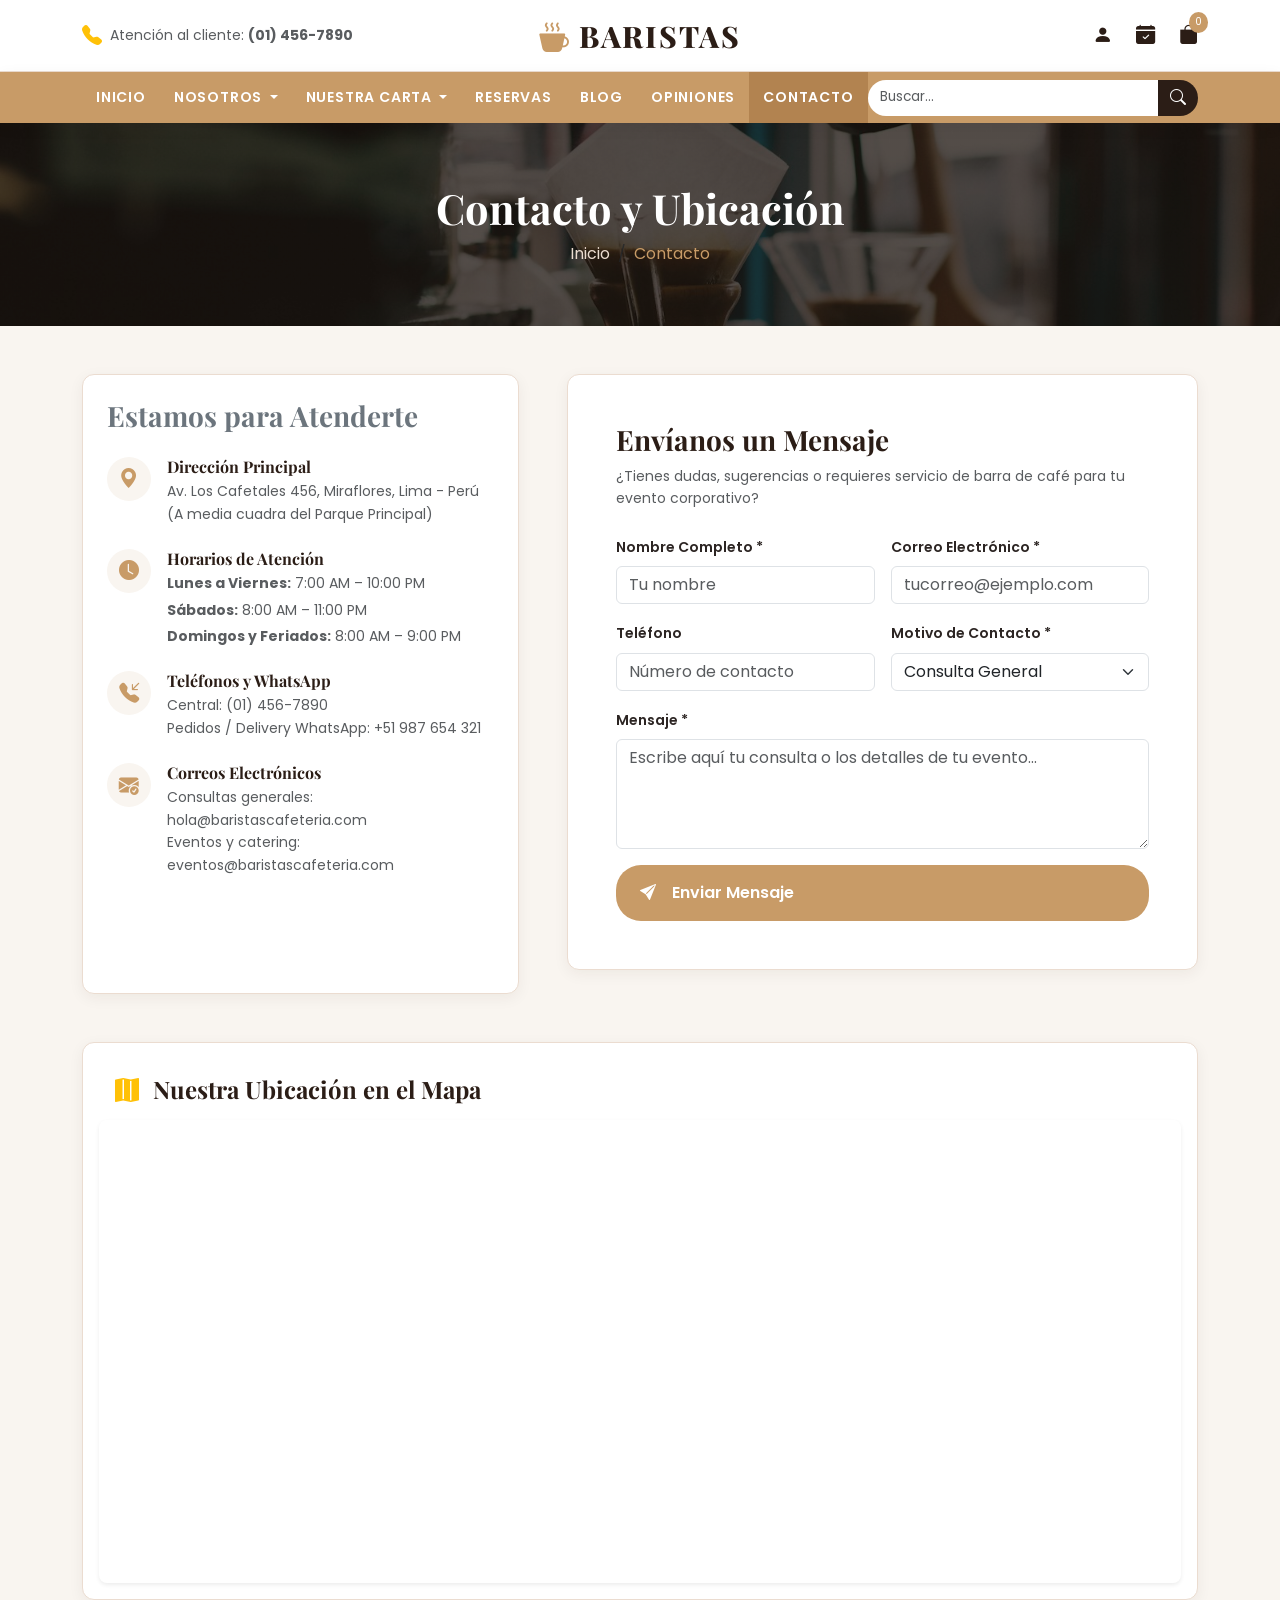
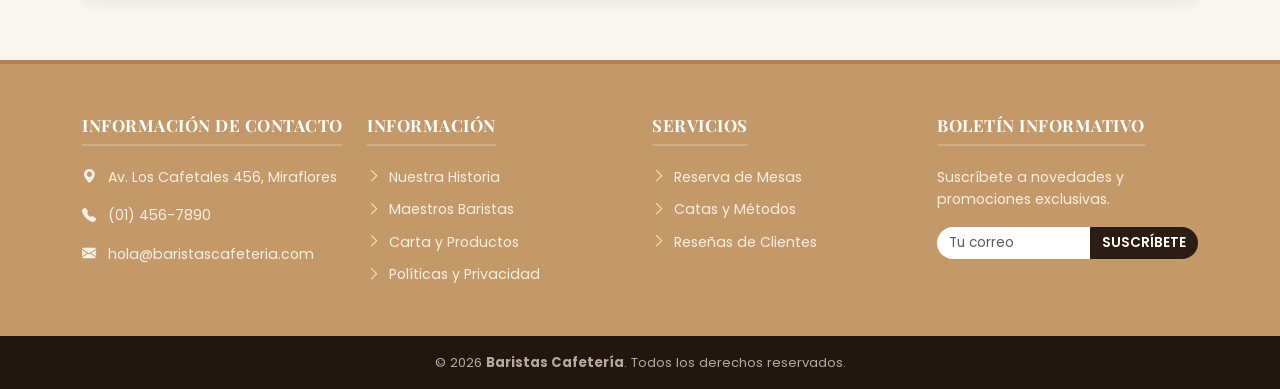
<file: contacto.html>
<!DOCTYPE html>
<html lang="es">
<head>
  <meta charset="UTF-8">
  <meta name="viewport" content="width=device-width, initial-scale=1.0">
  <title>Contacto y Ubicación | Baristas Cafetería</title>
  <meta name="description" content="Encuentra nuestra ubicación en Miraflores, horarios de atención de lunes a domingo, teléfonos y formulario de contacto para eventos y catering.">
  
  <link href="https://cdn.jsdelivr.net/npm/bootstrap@5.3.3/dist/css/bootstrap.min.css" rel="stylesheet">
  <link rel="stylesheet" href="https://cdn.jsdelivr.net/npm/bootstrap-icons@1.11.3/font/bootstrap-icons.min.css">
  <!-- Fuentes tipográficas locales -->
  <link rel="stylesheet" href="assets/fonts/fonts.css">
  <link rel="stylesheet" href="css/style.css">
</head>
<body>

  <!-- CABECERA SUPERIOR -->
  <header class="top-header">
    <div class="container">
      <div class="row align-items-center">
        <div class="col-md-4 d-none d-md-flex align-items-center gap-2 text-muted small">
          <i class="bi bi-telephone-fill text-warning fs-5"></i>
          <span>Atención al cliente: <strong>(01) 456-7890</strong></span>
        </div>
        <div class="col-12 col-md-4 text-center">
          <a href="index.html" class="brand-logo text-decoration-none justify-content-center">
            <i class="bi bi-cup-hot-fill"></i> BARISTAS
          </a>
        </div>
        <div class="col-md-4 d-none d-md-flex justify-content-end align-items-center gap-4">
          <a href="contacto.html" class="header-icon-link" title="Mi Cuenta"><i class="bi bi-person-fill"></i></a>
          <a href="reservas.html" class="header-icon-link" title="Reservas"><i class="bi bi-calendar-check-fill"></i></a>
          <a href="menu-general.html" class="header-icon-link position-relative" title="Carrito de Pedidos">
            <i class="bi bi-bag-fill"></i>
            <span class="badge-cart">0</span>
          </a>
        </div>
      </div>
    </div>
  </header>

  <!-- BARRA DE NAVEGACIÓN -->
  <nav class="navbar navbar-expand-lg main-navbar sticky-top">
    <div class="container">
      <button class="navbar-toggler text-white border-0" type="button" data-bs-toggle="collapse" data-bs-target="#navbarMenu">
        <i class="bi bi-list fs-2"></i>
      </button>

      <div class="collapse navbar-collapse" id="navbarMenu">
        <ul class="navbar-nav me-auto mb-2 mb-lg-0">
          <li class="nav-item"><a class="nav-link" href="index.html">Inicio</a></li>
          
          <li class="nav-item dropdown">
            <a class="nav-link dropdown-toggle" href="#" role="button" data-bs-toggle="dropdown">
              Nosotros
            </a>
            <ul class="dropdown-menu">
              <li><a class="dropdown-item" href="sobre-nosotros.html"><i class="bi bi-book me-2"></i>Nuestra Historia</a></li>
              <li><a class="dropdown-item" href="equipo.html"><i class="bi bi-people me-2"></i>Baristas y Personal</a></li>
            </ul>
          </li>

          <li class="nav-item dropdown">
            <a class="nav-link dropdown-toggle" href="#" role="button" data-bs-toggle="dropdown">
              Nuestra Carta
            </a>
            <ul class="dropdown-menu">
              <li><a class="dropdown-item" href="menu-general.html"><i class="bi bi-card-list me-2"></i>Carta Completa</a></li>
              <li><a class="dropdown-item" href="especialidades-cafe.html"><i class="bi bi-cup-straw me-2"></i>Café de Especialidad</a></li>
              <li><a class="dropdown-item" href="reposteria-bakery.html"><i class="bi bi-cake2 me-2"></i>Panadería y Postres</a></li>
              <li><a class="dropdown-item" href="menu-ejecutivo-desayunos.html"><i class="bi bi-sun me-2"></i>Desayunos y Combos</a></li>
            </ul>
          </li>

          <li class="nav-item"><a class="nav-link" href="reservas.html">Reservas</a></li>
          <li class="nav-item"><a class="nav-link" href="blog.html">Blog</a></li>
          <li class="nav-item"><a class="nav-link" href="opiniones.html">Opiniones</a></li>
          <li class="nav-item"><a class="nav-link active" href="contacto.html">Contacto</a></li>
        </ul>

        <form class="d-flex search-input-group my-2 my-lg-0" role="search">
          <input class="form-control" type="search" placeholder="Buscar..." aria-label="Buscar">
          <button class="btn" type="submit"><i class="bi bi-search"></i></button>
        </form>
      </div>
    </div>
  </nav>

  <!-- ENCABEZADO DE PÁGINA -->
  <section class="page-header">
    <div class="container">
      <h1>Contacto y Ubicación</h1>
      <nav aria-label="breadcrumb">
        <ol class="breadcrumb">
          <li class="breadcrumb-item"><a href="index.html">Inicio</a></li>
          <li class="breadcrumb-item active" aria-current="page">Contacto</li>
        </ol>
      </nav>
    </div>
  </section>

  <!-- CONTENIDO: INFORMACIÓN, MAPA Y FORMULARIO -->
  <main class="container my-5">
    
    <div class="row g-5">
      
      <!-- Columna 1: Datos de Contacto y Horarios -->
      <div class="col-lg-5">
        <div class="custom-card h-100 p-4">
          <h3 class="mb-4 text-secondary">Estamos para Atenderte</h3>
          
          <div class="d-flex gap-3 mb-4">
            <div class="feature-icon-wrapper">
              <i class="bi bi-geo-alt-fill"></i>
            </div>
            <div>
              <h6 class="mb-1">Dirección Principal</h6>
              <p class="text-muted small mb-0">Av. Los Cafetales 456, Miraflores, Lima - Perú (A media cuadra del Parque Principal)</p>
            </div>
          </div>

          <div class="d-flex gap-3 mb-4">
            <div class="feature-icon-wrapper">
              <i class="bi bi-clock-fill"></i>
            </div>
            <div>
              <h6 class="mb-1">Horarios de Atención</h6>
              <p class="text-muted small mb-1"><strong>Lunes a Viernes:</strong> 7:00 AM – 10:00 PM</p>
              <p class="text-muted small mb-1"><strong>Sábados:</strong> 8:00 AM – 11:00 PM</p>
              <p class="text-muted small mb-0"><strong>Domingos y Feriados:</strong> 8:00 AM – 9:00 PM</p>
            </div>
          </div>

          <div class="d-flex gap-3 mb-4">
            <div class="feature-icon-wrapper">
              <i class="bi bi-telephone-inbound-fill"></i>
            </div>
            <div>
              <h6 class="mb-1">Teléfonos y WhatsApp</h6>
              <p class="text-muted small mb-0">Central: (01) 456-7890<br>Pedidos / Delivery WhatsApp: +51 987 654 321</p>
            </div>
          </div>

          <div class="d-flex gap-3">
            <div class="feature-icon-wrapper">
              <i class="bi bi-envelope-check-fill"></i>
            </div>
            <div>
              <h6 class="mb-1">Correos Electrónicos</h6>
              <p class="text-muted small mb-0">Consultas generales: hola@baristascafeteria.com<br>Eventos y catering: eventos@baristascafeteria.com</p>
            </div>
          </div>

        </div>
      </div>

      <!-- Columna 2: Formulario de Contacto / Catering -->
      <div class="col-lg-7">
        <div class="custom-card p-4 p-md-5">
          <h3 class="mb-2">Envíanos un Mensaje</h3>
          <p class="text-muted small mb-4">¿Tienes dudas, sugerencias o requieres servicio de barra de café para tu evento corporativo?</p>

          <form id="formContacto">
            <div class="row g-3">
              <div class="col-md-6">
                <label for="cNombre" class="form-label fw-semibold small">Nombre Completo *</label>
                <input type="text" class="form-control" id="cNombre" placeholder="Tu nombre" required>
              </div>

              <div class="col-md-6">
                <label for="cEmail" class="form-label fw-semibold small">Correo Electrónico *</label>
                <input type="email" class="form-control" id="cEmail" placeholder="tucorreo@ejemplo.com" required>
              </div>

              <div class="col-md-6">
                <label for="cTelefono" class="form-label fw-semibold small">Teléfono</label>
                <input type="tel" class="form-control" id="cTelefono" placeholder="Número de contacto">
              </div>

              <div class="col-md-6">
                <label for="cAsunto" class="form-label fw-semibold small">Motivo de Contacto *</label>
                <select class="form-select" id="cAsunto" required>
                  <option value="Consulta General" selected>Consulta General</option>
                  <option value="Servicio de Catering y Barra Móvil">Servicio de Catering / Barra Móvil</option>
                  <option value="Talleres y Catas Privadas">Talleres y Catas Privadas</option>
                  <option value="Proveedores y Alianzas">Proveedores y Alianzas</option>
                </select>
              </div>

              <div class="col-12">
                <label for="cMensaje" class="form-label fw-semibold small">Mensaje *</label>
                <textarea class="form-control" id="cMensaje" rows="4" placeholder="Escribe aquí tu consulta o los detalles de tu evento..." required></textarea>
              </div>

              <div class="col-12">
                <button type="submit" class="btn btn-coffee-primary w-100 py-3">
                  <i class="bi bi-send-fill me-2"></i> Enviar Mensaje
                </button>
              </div>
            </div>
          </form>
        </div>
      </div>

    </div>

    <!-- Mapa Interactivo Integrado (Google Maps Embed Responsivo) -->
    <div class="mt-5">
      <div class="custom-card p-2 p-md-3 overflow-hidden">
        <h4 class="px-3 pt-3 mb-3"><i class="bi bi-map-fill text-warning me-2"></i> Nuestra Ubicación en el Mapa</h4>
        <div class="ratio ratio-21x9 rounded-3 overflow-hidden shadow-sm" style="min-height: 350px;">
          <iframe 
            src="https://www.google.com/maps/embed?pb=!1m18!1m12!1m3!1d3901.3283538466657!2d-77.0315!3d-12.1225!2m3!1f0!2f0!3f0!3m2!1i1024!2i768!4f13.1!3m3!1m2!1s0x0%3A0x0!2zMTLCsDA3JzIxLjAiUyA3N8KwMDEnNTMuNCJX!5e0!3m2!1ses!2spe!4v1600000000000!5m2!1ses!2spe" 
            style="border:0;" 
            allowfullscreen="" 
            loading="lazy" 
            referrerpolicy="no-referrer-when-downgrade"
            title="Mapa de Ubicación Baristas Cafetería">
          </iframe>
        </div>
      </div>
    </div>

  </main>

  <!-- FOOTER -->
  <footer class="main-footer">
    <div class="container">
      <div class="row g-4">
        <div class="col-12 col-md-6 col-lg-3">
          <h5>Información de Contacto</h5>
          <p><i class="bi bi-geo-alt-fill me-2"></i> Av. Los Cafetales 456, Miraflores</p>
          <p><i class="bi bi-telephone-fill me-2"></i> (01) 456-7890</p>
          <p><i class="bi bi-envelope-fill me-2"></i> hola@baristascafeteria.com</p>
        </div>
        <div class="col-12 col-md-6 col-lg-3">
          <h5>Información</h5>
          <ul>
            <li><a href="sobre-nosotros.html"><i class="bi bi-chevron-right me-1"></i> Nuestra Historia</a></li>
            <li><a href="equipo.html"><i class="bi bi-chevron-right me-1"></i> Maestros Baristas</a></li>
            <li><a href="menu-general.html"><i class="bi bi-chevron-right me-1"></i> Carta y Productos</a></li>
            <li><a href="politicas-privacidad.html"><i class="bi bi-chevron-right me-1"></i> Políticas y Privacidad</a></li>
          </ul>
        </div>
        <div class="col-12 col-md-6 col-lg-3">
          <h5>Servicios</h5>
          <ul>
            <li><a href="reservas.html"><i class="bi bi-chevron-right me-1"></i> Reserva de Mesas</a></li>
            <li><a href="especialidades-cafe.html"><i class="bi bi-chevron-right me-1"></i> Catas y Métodos</a></li>
            <li><a href="opiniones.html"><i class="bi bi-chevron-right me-1"></i> Reseñas de Clientes</a></li>
          </ul>
        </div>
        <div class="col-12 col-md-6 col-lg-3">
          <h5>Boletín Informativo</h5>
          <p>Suscríbete a novedades y promociones exclusivas.</p>
          <form class="newsletter-form mt-3">
            <div class="input-group">
              <input type="email" class="form-control" placeholder="Tu correo" required>
              <button class="btn btn-warning" type="submit">SUSCRÍBETE</button>
            </div>
          </form>
        </div>
      </div>
    </div>
    <div class="footer-bottom">
      <div class="container text-center">
        &copy; 2026 <strong>Baristas Cafetería</strong>. Todos los derechos reservados.
      </div>
    </div>
  </footer>

  <script src="https://cdn.jsdelivr.net/npm/bootstrap@5.3.3/dist/js/bootstrap.bundle.min.js"></script>
  <script src="js/script.js"></script>
</body>
</html>
</file>
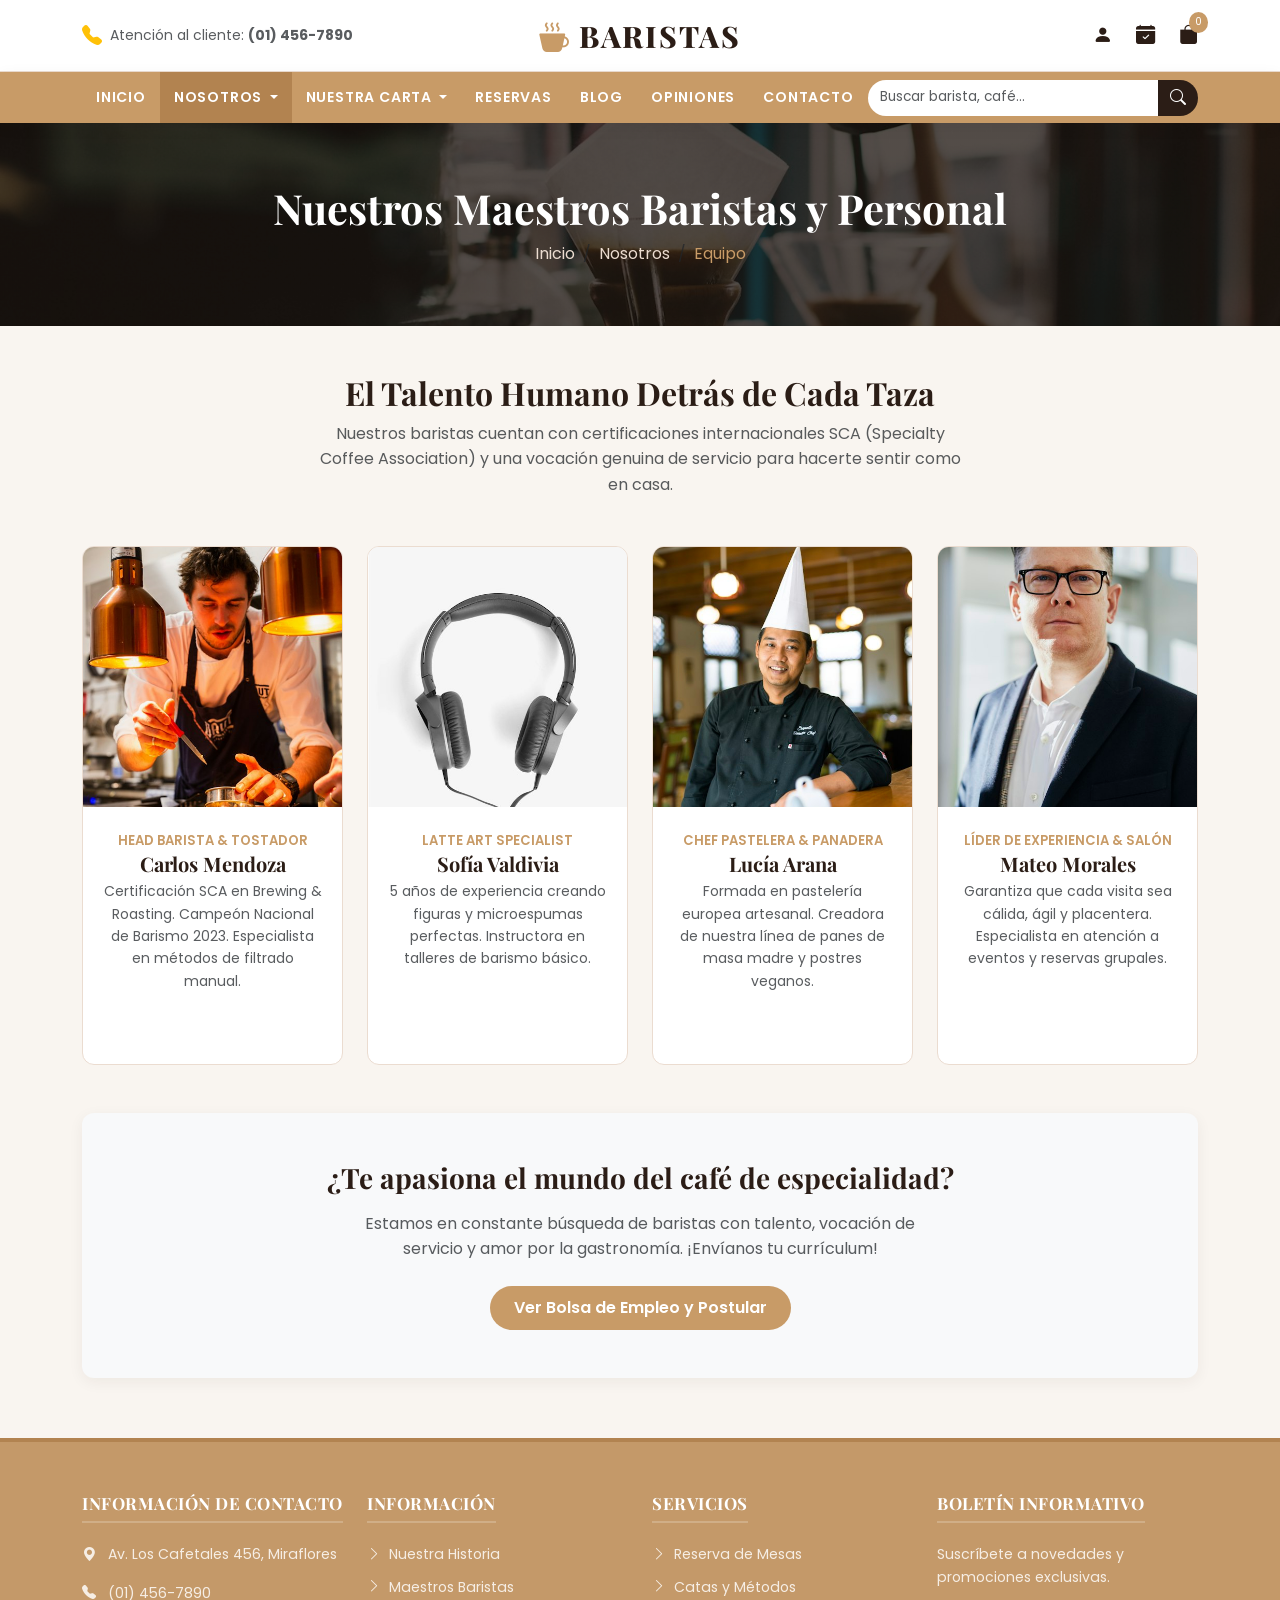
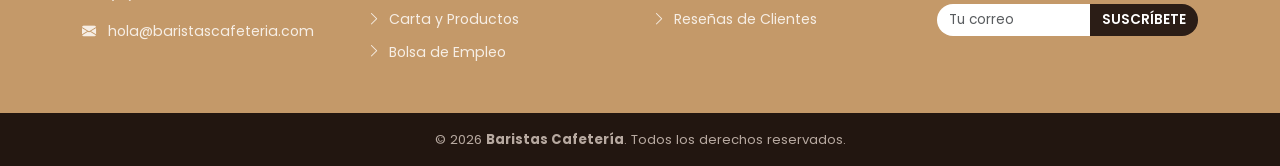
<file: equipo.html>
<!DOCTYPE html>
<html lang="es">
<head>
  <meta charset="UTF-8">
  <meta name="viewport" content="width=device-width, initial-scale=1.0">
  <title>Equipo | Baristas - Maestros Baristas y Personal</title>
  <meta name="description" content="Conoce al equipo de maestros baristas certificados, reposteros y personal de servicio en Baristas.">
  
  <link href="https://cdn.jsdelivr.net/npm/bootstrap@5.3.3/dist/css/bootstrap.min.css" rel="stylesheet">
  <link rel="stylesheet" href="https://cdn.jsdelivr.net/npm/bootstrap-icons@1.11.3/font/bootstrap-icons.min.css">
  <!-- Fuentes tipográficas locales -->
  <link rel="stylesheet" href="assets/fonts/fonts.css">
  <link rel="stylesheet" href="css/style.css">
</head>
<body>

  <!-- CABECERA SUPERIOR -->
  <header class="top-header">
    <div class="container">
      <div class="row align-items-center">
        <div class="col-md-4 d-none d-md-flex align-items-center gap-2 text-muted small">
          <i class="bi bi-telephone-fill text-warning fs-5"></i>
          <span>Atención al cliente: <strong>(01) 456-7890</strong></span>
        </div>
        <div class="col-12 col-md-4 text-center">
          <a href="index.html" class="brand-logo text-decoration-none justify-content-center">
            <i class="bi bi-cup-hot-fill"></i> BARISTAS
          </a>
        </div>
        <div class="col-md-4 d-none d-md-flex justify-content-end align-items-center gap-4">
          <a href="contacto.html" class="header-icon-link" title="Mi Cuenta"><i class="bi bi-person-fill"></i></a>
          <a href="reservas.html" class="header-icon-link" title="Reservas"><i class="bi bi-calendar-check-fill"></i></a>
          <a href="menu-general.html" class="header-icon-link position-relative" title="Carrito de Pedidos">
            <i class="bi bi-bag-fill"></i>
            <span class="badge-cart">0</span>
          </a>
        </div>
      </div>
    </div>
  </header>

  <!-- BARRA DE NAVEGACIÓN -->
  <nav class="navbar navbar-expand-lg main-navbar sticky-top">
    <div class="container">
      <button class="navbar-toggler text-white border-0" type="button" data-bs-toggle="collapse" data-bs-target="#navbarMenu">
        <i class="bi bi-list fs-2"></i>
      </button>

      <div class="collapse navbar-collapse" id="navbarMenu">
        <ul class="navbar-nav me-auto mb-2 mb-lg-0">
          <li class="nav-item"><a class="nav-link" href="index.html">Inicio</a></li>
          
          <li class="nav-item dropdown">
            <a class="nav-link dropdown-toggle active" href="#" role="button" data-bs-toggle="dropdown">
              Nosotros
            </a>
            <ul class="dropdown-menu">
              <li><a class="dropdown-item" href="sobre-nosotros.html"><i class="bi bi-book me-2"></i>Nuestra Historia</a></li>
              <li><a class="dropdown-item active" href="equipo.html"><i class="bi bi-people me-2"></i>Baristas y Personal</a></li>
            </ul>
          </li>

          <li class="nav-item dropdown">
            <a class="nav-link dropdown-toggle" href="#" role="button" data-bs-toggle="dropdown">
              Nuestra Carta
            </a>
            <ul class="dropdown-menu">
              <li><a class="dropdown-item" href="menu-general.html"><i class="bi bi-card-list me-2"></i>Carta Completa</a></li>
              <li><a class="dropdown-item" href="especialidades-cafe.html"><i class="bi bi-cup-straw me-2"></i>Café de Especialidad</a></li>
              <li><a class="dropdown-item" href="reposteria-bakery.html"><i class="bi bi-cake2 me-2"></i>Panadería y Postres</a></li>
              <li><a class="dropdown-item" href="menu-ejecutivo-desayunos.html"><i class="bi bi-sun me-2"></i>Desayunos y Combos</a></li>
            </ul>
          </li>

          <li class="nav-item"><a class="nav-link" href="reservas.html">Reservas</a></li>
          <li class="nav-item"><a class="nav-link" href="blog.html">Blog</a></li>
          <li class="nav-item"><a class="nav-link" href="opiniones.html">Opiniones</a></li>
          <li class="nav-item"><a class="nav-link" href="contacto.html">Contacto</a></li>
        </ul>

        <form class="d-flex search-input-group my-2 my-lg-0" role="search">
          <input class="form-control" type="search" placeholder="Buscar barista, café..." aria-label="Buscar">
          <button class="btn" type="submit"><i class="bi bi-search"></i></button>
        </form>
      </div>
    </div>
  </nav>

  <!-- ENCABEZADO DE PÁGINA -->
  <section class="page-header">
    <div class="container">
      <h1>Nuestros Maestros Baristas y Personal</h1>
      <nav aria-label="breadcrumb">
        <ol class="breadcrumb">
          <li class="breadcrumb-item"><a href="index.html">Inicio</a></li>
          <li class="breadcrumb-item"><a href="sobre-nosotros.html">Nosotros</a></li>
          <li class="breadcrumb-item active" aria-current="page">Equipo</li>
        </ol>
      </nav>
    </div>
  </section>

  <!-- CONTENIDO: EQUIPO HUMANO -->
  <main class="container my-5">
    
    <div class="text-center mb-5">
      <h2 class="mb-2">El Talento Humano Detrás de Cada Taza</h2>
      <p class="text-muted" style="max-width: 650px; margin: 0 auto;">
        Nuestros baristas cuentan con certificaciones internacionales SCA (Specialty Coffee Association) y una vocación genuina de servicio para hacerte sentir como en casa.
      </p>
    </div>

    <div class="row g-4 mb-5">
      
      <!-- Miembro 1: Head Barista -->
      <div class="col-md-6 col-lg-3">
        <div class="team-card">
          <div class="team-img-wrap">
            <img src="assets/images/equipo/equipo-carlos-mendoza.jpg" alt="Carlos Mendoza - Head Barista">
          </div>
          <div class="team-body">
            <span class="team-role">Head Barista & Tostador</span>
            <h5 class="mb-1">Carlos Mendoza</h5>
            <p class="text-muted small mb-3">
              Certificación SCA en Brewing & Roasting. Campeón Nacional de Barismo 2023. Especialista en métodos de filtrado manual.
            </p>
            <div class="social-links justify-content-center">
              <a href="#"><i class="bi bi-instagram"></i></a>
              <a href="#"><i class="bi bi-linkedin"></i></a>
            </div>
          </div>
        </div>
      </div>

      <!-- Miembro 2: Especialista en Latte Art -->
      <div class="col-md-6 col-lg-3">
        <div class="team-card">
          <div class="team-img-wrap">
            <img src="assets/images/equipo/equipo-sofia-valdivia.jpg" alt="Sofía Valdivia - Especialista en Latte Art">
          </div>
          <div class="team-body">
            <span class="team-role">Latte Art Specialist</span>
            <h5 class="mb-1">Sofía Valdivia</h5>
            <p class="text-muted small mb-3">
              5 años de experiencia creando figuras y microespumas perfectas. Instructora en talleres de barismo básico.
            </p>
            <div class="social-links justify-content-center">
              <a href="#"><i class="bi bi-instagram"></i></a>
              <a href="#"><i class="bi bi-tiktok"></i></a>
            </div>
          </div>
        </div>
      </div>

      <!-- Miembro 3: Maestra Pastelera -->
      <div class="col-md-6 col-lg-3">
        <div class="team-card">
          <div class="team-img-wrap">
            <img src="assets/images/equipo/equipo-lucia-arana.jpg" alt="Lucía Arana - Chef Pastelera">
          </div>
          <div class="team-body">
            <span class="team-role">Chef Pastelera & Panadera</span>
            <h5 class="mb-1">Lucía Arana</h5>
            <p class="text-muted small mb-3">
              Formada en pastelería europea artesanal. Creadora de nuestra línea de panes de masa madre y postres veganos.
            </p>
            <div class="social-links justify-content-center">
              <a href="#"><i class="bi bi-instagram"></i></a>
              <a href="#"><i class="bi bi-facebook"></i></a>
            </div>
          </div>
        </div>
      </div>

      <!-- Miembro 4: Encargado de Servicio al Cliente -->
      <div class="col-md-6 col-lg-3">
        <div class="team-card">
          <div class="team-img-wrap">
            <img src="assets/images/equipo/equipo-mateo-morales.jpg" alt="Mateo Morales - Gerente de Salón">
          </div>
          <div class="team-body">
            <span class="team-role">Líder de Experiencia & Salón</span>
            <h5 class="mb-1">Mateo Morales</h5>
            <p class="text-muted small mb-3">
              Garantiza que cada visita sea cálida, ágil y placentera. Especialista en atención a eventos y reservas grupales.
            </p>
            <div class="social-links justify-content-center">
              <a href="#"><i class="bi bi-instagram"></i></a>
              <a href="#"><i class="bi bi-linkedin"></i></a>
            </div>
          </div>
        </div>
      </div>

    </div>

    <!-- Banner para unirse al equipo -->
    <div class="custom-card bg-light border-0 p-5 text-center mt-5">
      <h3 class="mb-3">¿Te apasiona el mundo del café de especialidad?</h3>
      <p class="text-muted mb-4" style="max-width: 600px; margin: 0 auto;">
        Estamos en constante búsqueda de baristas con talento, vocación de servicio y amor por la gastronomía. ¡Envíanos tu currículum!
      </p>
      <a href="trabaja-con-nosotros.html" class="btn btn-coffee-primary">Ver Bolsa de Empleo y Postular</a>
    </div>

  </main>

  <!-- FOOTER -->
  <footer class="main-footer">
    <div class="container">
      <div class="row g-4">
        <div class="col-12 col-md-6 col-lg-3">
          <h5>Información de Contacto</h5>
          <p><i class="bi bi-geo-alt-fill me-2"></i> Av. Los Cafetales 456, Miraflores</p>
          <p><i class="bi bi-telephone-fill me-2"></i> (01) 456-7890</p>
          <p><i class="bi bi-envelope-fill me-2"></i> hola@baristascafeteria.com</p>
        </div>
        <div class="col-12 col-md-6 col-lg-3">
          <h5>Información</h5>
          <ul>
            <li><a href="sobre-nosotros.html"><i class="bi bi-chevron-right me-1"></i> Nuestra Historia</a></li>
            <li><a href="equipo.html"><i class="bi bi-chevron-right me-1"></i> Maestros Baristas</a></li>
            <li><a href="menu-general.html"><i class="bi bi-chevron-right me-1"></i> Carta y Productos</a></li>
            <li><a href="trabaja-con-nosotros.html"><i class="bi bi-chevron-right me-1"></i> Bolsa de Empleo</a></li>
          </ul>
        </div>
        <div class="col-12 col-md-6 col-lg-3">
          <h5>Servicios</h5>
          <ul>
            <li><a href="reservas.html"><i class="bi bi-chevron-right me-1"></i> Reserva de Mesas</a></li>
            <li><a href="especialidades-cafe.html"><i class="bi bi-chevron-right me-1"></i> Catas y Métodos</a></li>
            <li><a href="opiniones.html"><i class="bi bi-chevron-right me-1"></i> Reseñas de Clientes</a></li>
          </ul>
        </div>
        <div class="col-12 col-md-6 col-lg-3">
          <h5>Boletín Informativo</h5>
          <p>Suscríbete a novedades y promociones exclusivas.</p>
          <form class="newsletter-form mt-3">
            <div class="input-group">
              <input type="email" class="form-control" placeholder="Tu correo" required>
              <button class="btn btn-warning" type="submit">SUSCRÍBETE</button>
            </div>
          </form>
        </div>
      </div>
    </div>
    <div class="footer-bottom">
      <div class="container text-center">
        &copy; 2026 <strong>Baristas Cafetería</strong>. Todos los derechos reservados.
      </div>
    </div>
  </footer>

  <script src="https://cdn.jsdelivr.net/npm/bootstrap@5.3.3/dist/js/bootstrap.bundle.min.js"></script>
  <script src="js/script.js"></script>
</body>
</html>
</file>
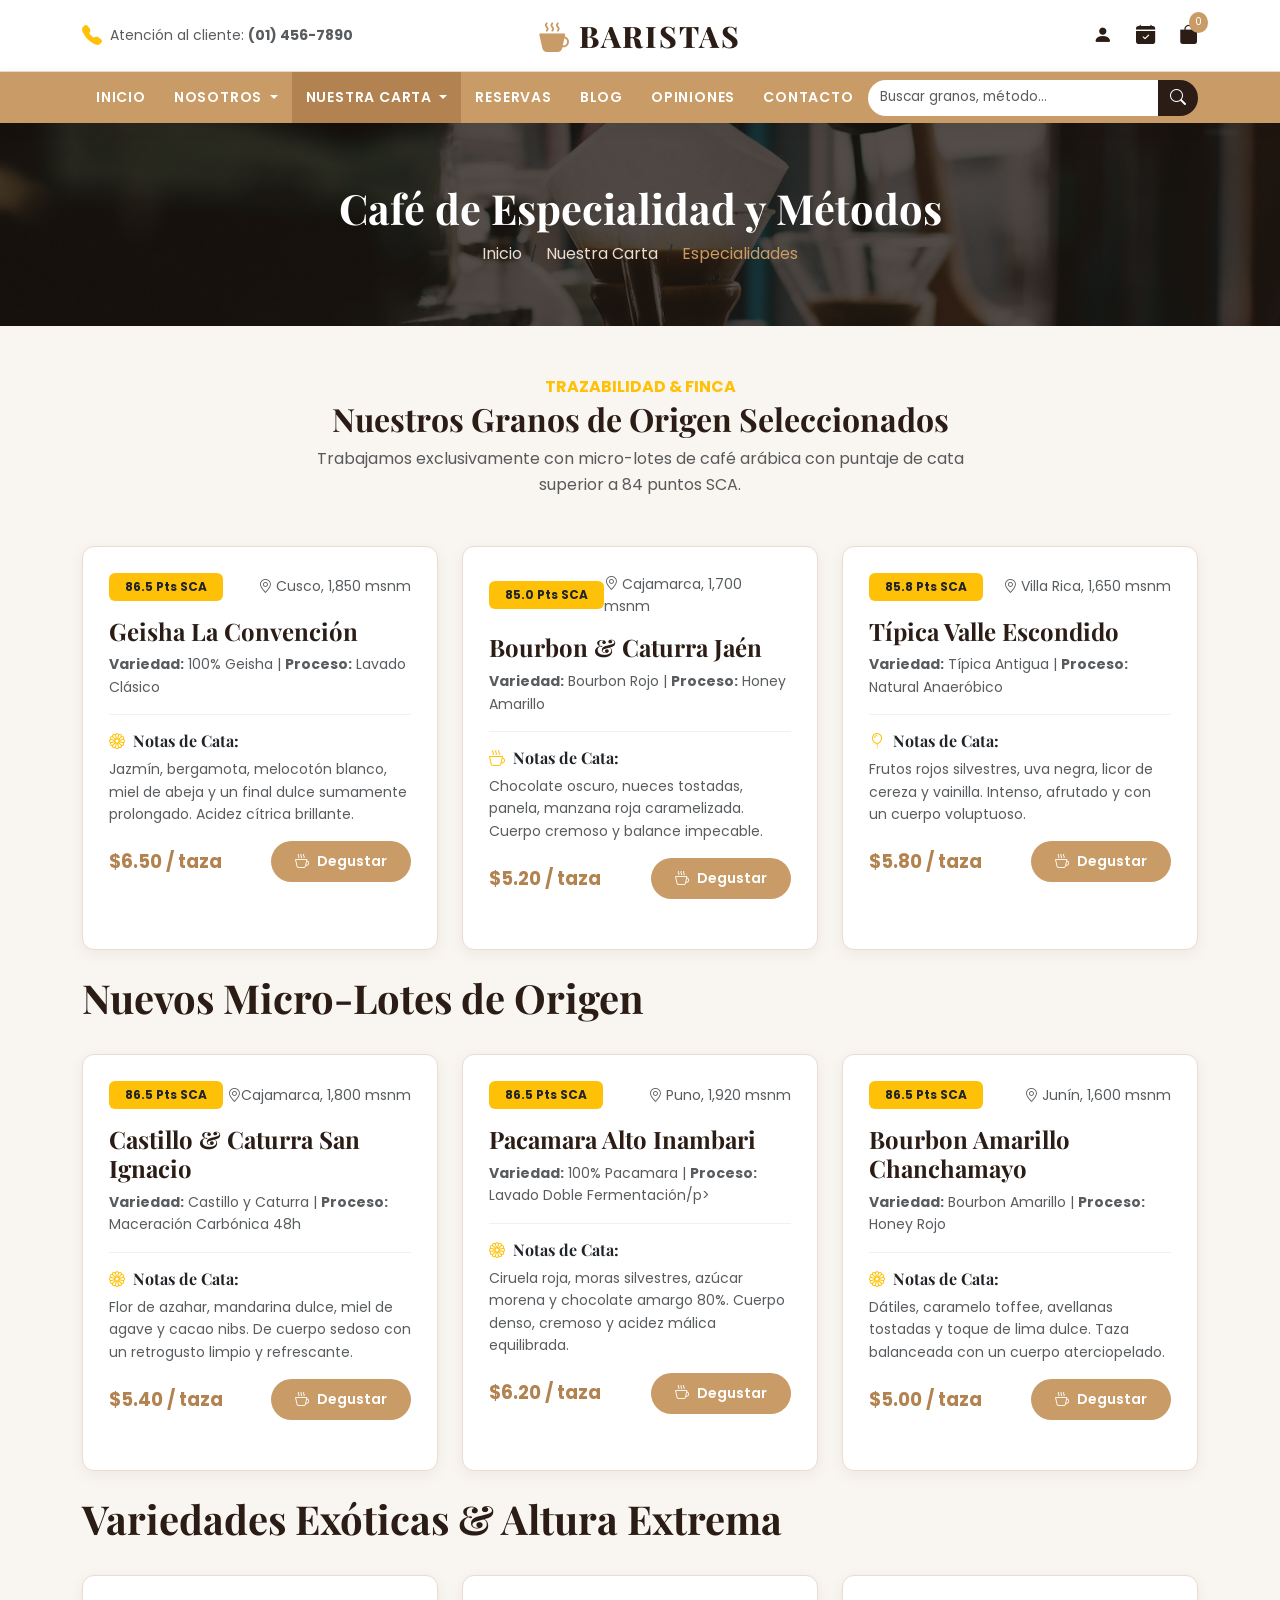
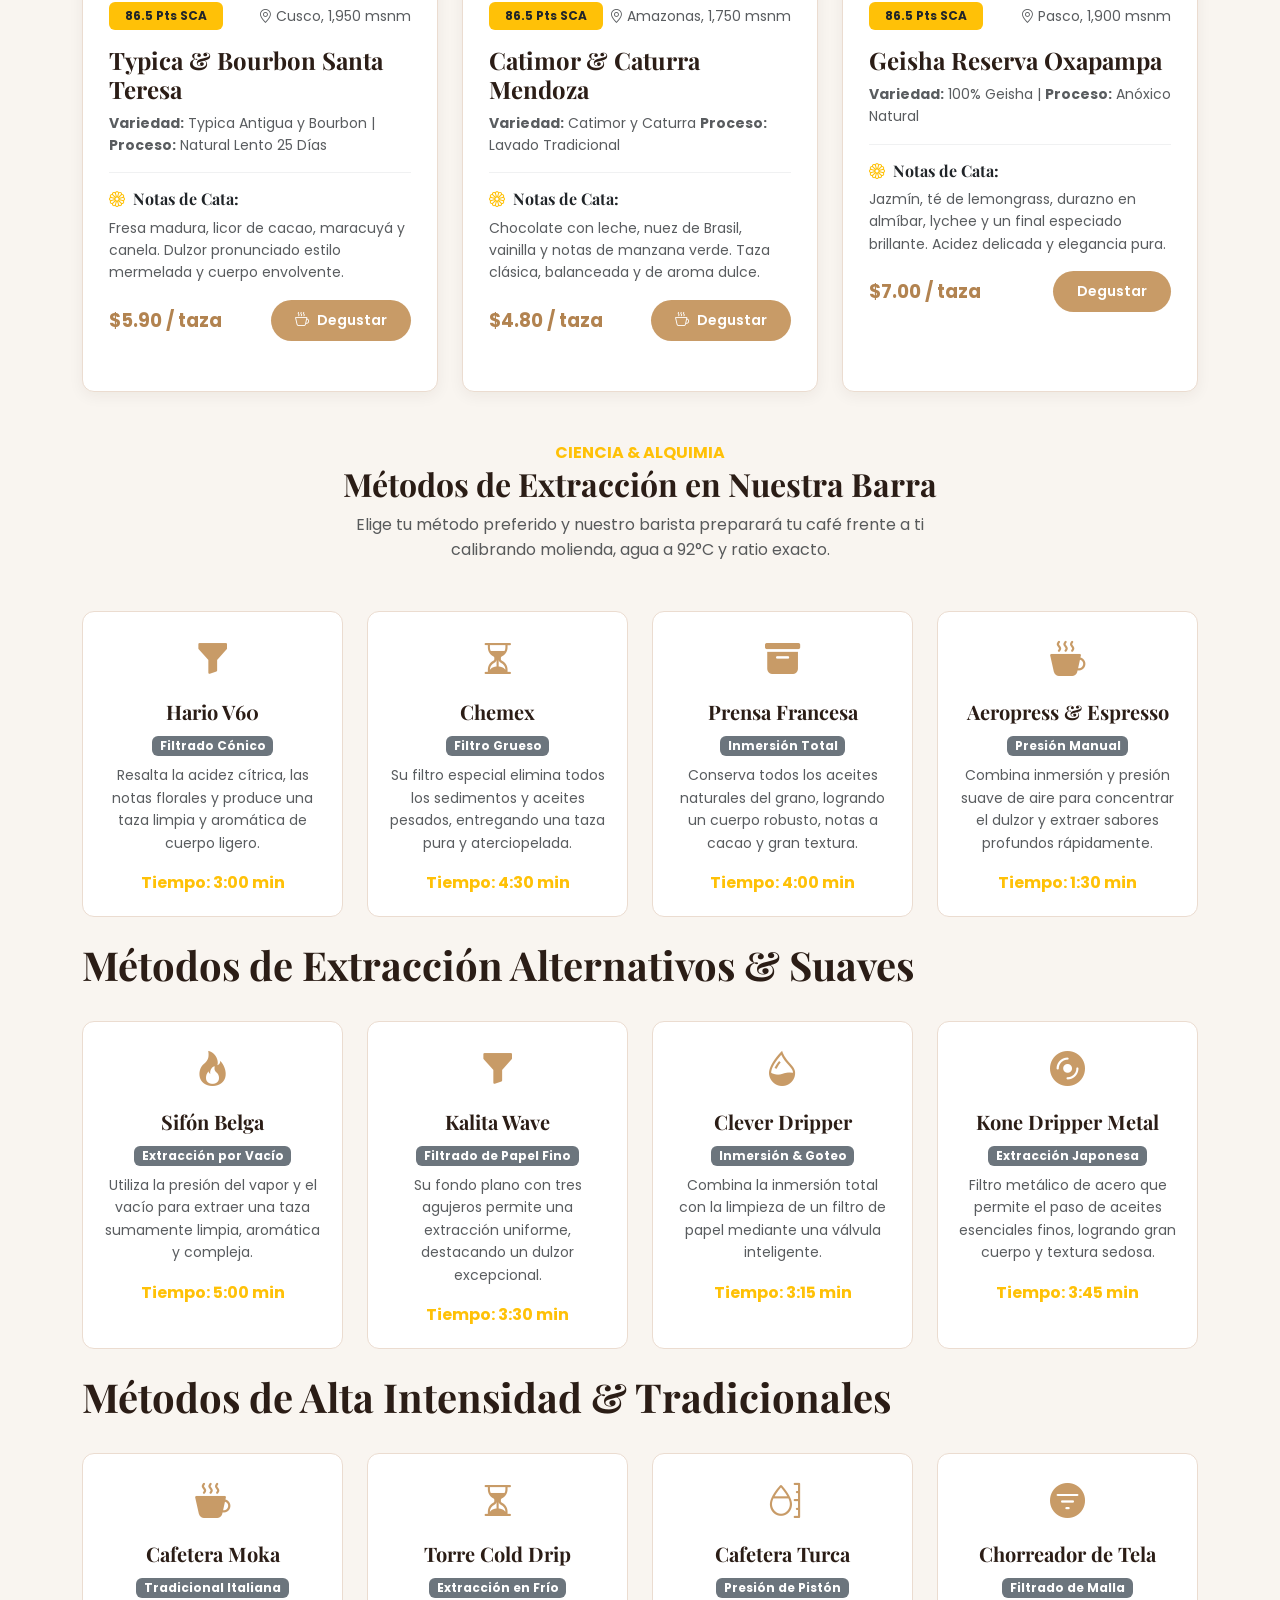
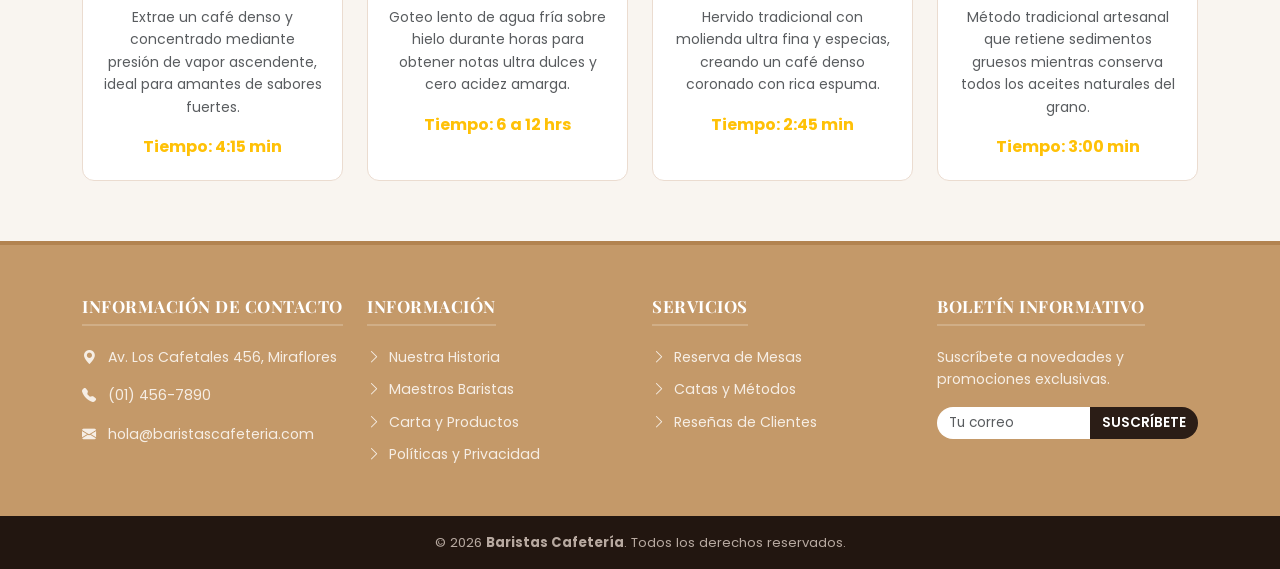
<file: especialidades-cafe.html>
<!DOCTYPE html>
<html lang="es">
<head>
  <meta charset="UTF-8">
  <meta name="viewport" content="width=device-width, initial-scale=1.0">
  <title>Café de Especialidad | Baristas - Orígenes y Métodos de Extracción</title>
  <meta name="description" content="Información sensorial y técnica sobre granos de café de especialidad, notas de cata y métodos de filtrado manual como V60, Chemex y Prensa Francesa.">
  
  <link href="https://cdn.jsdelivr.net/npm/bootstrap@5.3.3/dist/css/bootstrap.min.css" rel="stylesheet">
  <link rel="stylesheet" href="https://cdn.jsdelivr.net/npm/bootstrap-icons@1.11.3/font/bootstrap-icons.min.css">
  <!-- Fuentes tipográficas locales -->
  <link rel="stylesheet" href="assets/fonts/fonts.css">
  <link rel="stylesheet" href="css/style.css">
</head>
<body>

  <!-- CABECERA SUPERIOR -->
  <header class="top-header">
    <div class="container">
      <div class="row align-items-center">
        <div class="col-md-4 d-none d-md-flex align-items-center gap-2 text-muted small">
          <i class="bi bi-telephone-fill text-warning fs-5"></i>
          <span>Atención al cliente: <strong>(01) 456-7890</strong></span>
        </div>
        <div class="col-12 col-md-4 text-center">
          <a href="index.html" class="brand-logo text-decoration-none justify-content-center">
            <i class="bi bi-cup-hot-fill"></i> BARISTAS
          </a>
        </div>
        <div class="col-md-4 d-none d-md-flex justify-content-end align-items-center gap-4">
          <a href="contacto.html" class="header-icon-link" title="Mi Cuenta"><i class="bi bi-person-fill"></i></a>
          <a href="reservas.html" class="header-icon-link" title="Reservas"><i class="bi bi-calendar-check-fill"></i></a>
          <a href="menu-general.html" class="header-icon-link position-relative" title="Carrito de Pedidos">
            <i class="bi bi-bag-fill"></i>
            <span class="badge-cart">0</span>
          </a>
        </div>
      </div>
    </div>
  </header>

  <!-- BARRA DE NAVEGACIÓN -->
  <nav class="navbar navbar-expand-lg main-navbar sticky-top">
    <div class="container">
      <button class="navbar-toggler text-white border-0" type="button" data-bs-toggle="collapse" data-bs-target="#navbarMenu">
        <i class="bi bi-list fs-2"></i>
      </button>

      <div class="collapse navbar-collapse" id="navbarMenu">
        <ul class="navbar-nav me-auto mb-2 mb-lg-0">
          <li class="nav-item"><a class="nav-link" href="index.html">Inicio</a></li>
          
          <li class="nav-item dropdown">
            <a class="nav-link dropdown-toggle" href="#" role="button" data-bs-toggle="dropdown">
              Nosotros
            </a>
            <ul class="dropdown-menu">
              <li><a class="dropdown-item" href="sobre-nosotros.html"><i class="bi bi-book me-2"></i>Nuestra Historia</a></li>
              <li><a class="dropdown-item" href="equipo.html"><i class="bi bi-people me-2"></i>Baristas y Personal</a></li>
            </ul>
          </li>

          <li class="nav-item dropdown">
            <a class="nav-link dropdown-toggle active" href="#" role="button" data-bs-toggle="dropdown">
              Nuestra Carta
            </a>
            <ul class="dropdown-menu">
              <li><a class="dropdown-item" href="menu-general.html"><i class="bi bi-card-list me-2"></i>Carta Completa</a></li>
              <li><a class="dropdown-item active" href="especialidades-cafe.html"><i class="bi bi-cup-straw me-2"></i>Café de Especialidad</a></li>
              <li><a class="dropdown-item" href="reposteria-bakery.html"><i class="bi bi-cake2 me-2"></i>Panadería y Postres</a></li>
              <li><a class="dropdown-item" href="menu-ejecutivo-desayunos.html"><i class="bi bi-sun me-2"></i>Desayunos y Combos</a></li>
            </ul>
          </li>

          <li class="nav-item"><a class="nav-link" href="reservas.html">Reservas</a></li>
          <li class="nav-item"><a class="nav-link" href="blog.html">Blog</a></li>
          <li class="nav-item"><a class="nav-link" href="opiniones.html">Opiniones</a></li>
          <li class="nav-item"><a class="nav-link" href="contacto.html">Contacto</a></li>
        </ul>

        <form class="d-flex search-input-group my-2 my-lg-0" role="search">
          <input class="form-control" type="search" placeholder="Buscar granos, método..." aria-label="Buscar">
          <button class="btn" type="submit"><i class="bi bi-search"></i></button>
        </form>
      </div>
    </div>
  </nav>

  <!-- ENCABEZADO DE PÁGINA -->
  <section class="page-header">
    <div class="container">
      <h1 class="text-white">Café de Especialidad y Métodos</h1>
      <nav aria-label="breadcrumb">
        <ol class="breadcrumb">
          <li class="breadcrumb-item"><a href="index.html">Inicio</a></li>
          <li class="breadcrumb-item"><a href="menu-general.html">Nuestra Carta</a></li>
          <li class="breadcrumb-item active" aria-current="page">Especialidades</li>
        </ol>
      </nav>
    </div>
  </section>

  <!-- CONTENIDO: ORÍGENES Y MÉTODOS -->
  <main class="container my-5">
    
    <!-- 1. Sección de Granos de Origen y Perfiles Sensoriales -->
    <div class="text-center mb-5">
      <span class="text-uppercase fw-bold text-warning letter-spacing-1">Trazabilidad & Finca</span>
      <h2 class="mb-2">Nuestros Granos de Origen Seleccionados</h2>
      <p class="text-muted" style="max-width: 650px; margin: 0 auto;">
        Trabajamos exclusivamente con micro-lotes de café arábica con puntaje de cata superior a 84 puntos SCA.
      </p>
    </div>

    <div class="row g-4 mb-5">
      <!-- Origen 1 -->
      <div class="col-md-4">
        <div class="custom-card h-100">
          <div class="d-flex justify-content-between align-items-center mb-3">
            <span class="badge bg-warning text-dark px-3 py-2 fw-bold">86.5 Pts SCA</span>
            <span class="text-muted small"><i class="bi bi-geo-alt"></i> Cusco, 1,850 msnm</span>
          </div>
          <h4 class="mb-2">Geisha La Convención</h4>
          <p class="text-muted small"><strong>Variedad:</strong> 100% Geisha | <strong>Proceso:</strong> Lavado Clásico</p>
          <hr class="border-secondary-subtle">
          <h6 class="fw-bold mb-2 text-dark"><i class="bi bi-flower1 text-warning me-1"></i> Notas de Cata:</h6>
          <p class="text-muted small mb-3">
            Jazmín, bergamota, melocotón blanco, miel de abeja y un final dulce sumamente prolongado. Acidez cítrica brillante.
          </p>
          <div class="d-flex justify-content-between align-items-center mt-auto">
            <span class="product-price">$6.50 / taza</span>
            <button class="btn btn-sm btn-coffee-primary btn-add-cart" data-name="Geisha La Convención"><i class="bi bi-cup-hot"></i> Degustar</button>
          </div>
        </div>
      </div>

      <!-- Origen 2 -->
      <div class="col-md-4">
        <div class="custom-card h-100">
          <div class="d-flex justify-content-between align-items-center mb-3">
            <span class="badge bg-warning text-dark px-3 py-2 fw-bold">85.0 Pts SCA</span>
            <span class="text-muted small"><i class="bi bi-geo-alt"></i> Cajamarca, 1,700 msnm</span>
          </div>
          <h4 class="mb-2">Bourbon & Caturra Jaén</h4>
          <p class="text-muted small"><strong>Variedad:</strong> Bourbon Rojo | <strong>Proceso:</strong> Honey Amarillo</p>
          <hr class="border-secondary-subtle">
          <h6 class="fw-bold mb-2 text-dark"><i class="bi bi-cup-hot text-warning me-1"></i> Notas de Cata:</h6>
          <p class="text-muted small mb-3">
            Chocolate oscuro, nueces tostadas, panela, manzana roja caramelizada. Cuerpo cremoso y balance impecable.
          </p>
          <div class="d-flex justify-content-between align-items-center mt-auto">
            <span class="product-price">$5.20 / taza</span>
            <button class="btn btn-sm btn-coffee-primary btn-add-cart" data-name="Bourbon Jaén"><i class="bi bi-cup-hot"></i> Degustar</button>
          </div>
        </div>
      </div>

      <!-- Origen 3 -->
      <div class="col-md-4">
        <div class="custom-card h-100">
          <div class="d-flex justify-content-between align-items-center mb-3">
            <span class="badge bg-warning text-dark px-3 py-2 fw-bold">85.8 Pts SCA</span>
            <span class="text-muted small"><i class="bi bi-geo-alt"></i> Villa Rica, 1,650 msnm</span>
          </div>
          <h4 class="mb-2">Típica Valle Escondido</h4>
          <p class="text-muted small"><strong>Variedad:</strong> Típica Antigua | <strong>Proceso:</strong> Natural Anaeróbico</p>
          <hr class="border-secondary-subtle">
          <h6 class="fw-bold mb-2 text-dark"><i class="bi bi-balloon text-warning me-1"></i> Notas de Cata:</h6>
          <p class="text-muted small mb-3">
            Frutos rojos silvestres, uva negra, licor de cereza y vainilla. Intenso, afrutado y con un cuerpo voluptuoso.
          </p>
          <div class="d-flex justify-content-between align-items-center mt-auto">
            <span class="product-price">$5.80 / taza</span>
            <button class="btn btn-sm btn-coffee-primary btn-add-cart" data-name="Típica Valle Escondido"><i class="bi bi-cup-hot"></i> Degustar</button>
          </div>
        </div>
      </div>

      <h1>Nuevos Micro-Lotes de Origen</h1>
      <!-- Origen 1 -->
      <div class="col-md-4">
        <div class="custom-card h-100">
          <div class="d-flex justify-content-between align-items-center mb-3">
            <span class="badge bg-warning text-dark px-3 py-2 fw-bold">86.5 Pts SCA</span>
            <span class="text-muted small"><i class="bi bi-geo-alt"></i>Cajamarca, 1,800 msnm</span>
          </div>
          <h4 class="mb-2">Castillo & Caturra San Ignacio</h4>
          <p class="text-muted small"><strong>Variedad:</strong> Castillo y Caturra | <strong>Proceso:</strong> Maceración Carbónica 48h</p>
          <hr class="border-secondary-subtle">
          <h6 class="fw-bold mb-2 text-dark"><i class="bi bi-flower1 text-warning me-1"></i> Notas de Cata:</h6>
          <p class="text-muted small mb-3">
            Flor de azahar, mandarina dulce, miel de agave y cacao nibs. De cuerpo sedoso con un retrogusto limpio y refrescante.
          </p>
          <div class="d-flex justify-content-between align-items-center mt-auto">
            <span class="product-price">$5.40 / taza</span>
            <button class="btn btn-sm btn-coffee-primary btn-add-cart" data-name="Castillo & Caturra San Ignacio"><i class="bi bi-cup-hot"></i> Degustar</button>
          </div>
        </div>
      </div>

      <!-- Origen 2 -->
      <div class="col-md-4">
        <div class="custom-card h-100">
          <div class="d-flex justify-content-between align-items-center mb-3">
            <span class="badge bg-warning text-dark px-3 py-2 fw-bold">86.5 Pts SCA</span>
            <span class="text-muted small"><i class="bi bi-geo-alt"></i> Puno, 1,920 msnm</span>
          </div>
          <h4 class="mb-2">Pacamara Alto Inambari</h4>
          <p class="text-muted small"><strong>Variedad:</strong> 100% Pacamara | <strong>Proceso:</strong> Lavado Doble Fermentación/p>
          <hr class="border-secondary-subtle">
          <h6 class="fw-bold mb-2 text-dark"><i class="bi bi-flower1 text-warning me-1"></i> Notas de Cata:</h6>
          <p class="text-muted small mb-3">
            Ciruela roja, moras silvestres, azúcar morena y chocolate amargo 80%. Cuerpo denso, cremoso y acidez málica equilibrada.
          </p>
          <div class="d-flex justify-content-between align-items-center mt-auto">
            <span class="product-price">$6.20 / taza</span>
            <button class="btn btn-sm btn-coffee-primary btn-add-cart" data-name="Pacamara Alto Inambari"><i class="bi bi-cup-hot"></i> Degustar</button>
          </div>
        </div>
      </div>

      <!-- Origen 3 -->
      <div class="col-md-4">
        <div class="custom-card h-100">
          <div class="d-flex justify-content-between align-items-center mb-3">
            <span class="badge bg-warning text-dark px-3 py-2 fw-bold">86.5 Pts SCA</span>
            <span class="text-muted small"><i class="bi bi-geo-alt"></i> Junín, 1,600 msnm</span>
          </div>
          <h4 class="mb-2">Bourbon Amarillo Chanchamayo</h4>
          <p class="text-muted small"><strong>Variedad:</strong> Bourbon Amarillo | <strong>Proceso:</strong> Honey Rojo</p>
          <hr class="border-secondary-subtle">
          <h6 class="fw-bold mb-2 text-dark"><i class="bi bi-flower1 text-warning me-1"></i> Notas de Cata:</h6>
          <p class="text-muted small mb-3">
            Dátiles, caramelo toffee, avellanas tostadas y toque de lima dulce. Taza balanceada con un cuerpo aterciopelado.
          </p>
          <div class="d-flex justify-content-between align-items-center mt-auto">
            <span class="product-price">$5.00 / taza</span>
            <button class="btn btn-sm btn-coffee-primary btn-add-cart" data-name="Bourbon Amarillo Chanchamayo"><i class="bi bi-cup-hot"></i> Degustar</button>
          </div>
        </div>
      </div>

      <h1>Variedades Exóticas & Altura Extrema</h1>
      <!-- Origen 1 -->
      <div class="col-md-4">
        <div class="custom-card h-100">
          <div class="d-flex justify-content-between align-items-center mb-3">
            <span class="badge bg-warning text-dark px-3 py-2 fw-bold">86.5 Pts SCA</span>
            <span class="text-muted small"><i class="bi bi-geo-alt"></i> Cusco, 1,950 msnm</span>
          </div>
          <h4 class="mb-2">Typica & Bourbon Santa Teresa</h4>
          <p class="text-muted small"><strong>Variedad:</strong> Typica Antigua y Bourbon | <strong>Proceso:</strong> Natural Lento 25 Días</p>
          <hr class="border-secondary-subtle">
          <h6 class="fw-bold mb-2 text-dark"><i class="bi bi-flower1 text-warning me-1"></i> Notas de Cata:</h6>
          <p class="text-muted small mb-3">
            Fresa madura, licor de cacao, maracuyá y canela. Dulzor pronunciado estilo mermelada y cuerpo envolvente.
          </p>
          <div class="d-flex justify-content-between align-items-center mt-auto">
            <span class="product-price">$5.90 / taza</span>
            <button class="btn btn-sm btn-coffee-primary btn-add-cart" data-name="Typica & Bourbon Santa Teresa"><i class="bi bi-cup-hot"></i> Degustar</button>
          </div>
        </div>
      </div>

      <!-- Origen 2 -->
      <div class="col-md-4">
        <div class="custom-card h-100">
          <div class="d-flex justify-content-between align-items-center mb-3">
            <span class="badge bg-warning text-dark px-3 py-2 fw-bold">86.5 Pts SCA</span>
            <span class="text-muted small"><i class="bi bi-geo-alt"></i> Amazonas, 1,750 msnm</span>
          </div>
          <h4 class="mb-2">Catimor & Caturra Mendoza</h4>
          <p class="text-muted small"><strong>Variedad:</strong> Catimor y Caturra <strong>Proceso:</strong> Lavado Tradicional</p>
          <hr class="border-secondary-subtle">
          <h6 class="fw-bold mb-2 text-dark"><i class="bi bi-flower1 text-warning me-1"></i> Notas de Cata:</h6>
          <p class="text-muted small mb-3">
            Chocolate con leche, nuez de Brasil, vainilla y notas de manzana verde. Taza clásica, balanceada y de aroma dulce.
          </p>
          <div class="d-flex justify-content-between align-items-center mt-auto">
            <span class="product-price">$4.80 / taza</span>
            <button class="btn btn-sm btn-coffee-primary btn-add-cart" data-name="Catimor & Caturra Mendoza"><i class="bi bi-cup-hot"></i> Degustar</button>
          </div>
        </div>
      </div>

      <!-- Origen 3 -->
      <div class="col-md-4">
        <div class="custom-card h-100">
          <div class="d-flex justify-content-between align-items-center mb-3">
            <span class="badge bg-warning text-dark px-3 py-2 fw-bold">86.5 Pts SCA</span>
            <span class="text-muted small"><i class="bi bi-geo-alt"></i> Pasco, 1,900 msnm</span>
          </div>
          <h4 class="mb-2">Geisha Reserva Oxapampa</h4>
          <p class="text-muted small"><strong>Variedad:</strong> 100% Geisha | <strong>Proceso:</strong> Anóxico Natural</p>
          <hr class="border-secondary-subtle">
          <h6 class="fw-bold mb-2 text-dark"><i class="bi bi-flower1 text-warning me-1"></i> Notas de Cata:</h6>
          <p class="text-muted small mb-3">
            Jazmín, té de lemongrass, durazno en almíbar, lychee y un final especiado brillante. Acidez delicada y elegancia pura.
          </p>
          <div class="d-flex justify-content-between align-items-center mt-auto">
            <span class="product-price">$7.00 / taza</span>
            <button class="btn btn-sm btn-coffee-primary btn-add-cart" data-name="Geisha Reserva Oxapampa><i class="bi bi-cup-hot"></i> Degustar</button>
          </div>
        </div>
      </div>
    </div>

    <!-- 2. Sección de Métodos de Extracción Manual -->
    <div class="text-center my-5">
      <span class="text-uppercase fw-bold text-warning letter-spacing-1">Ciencia & Alquimia</span>
      <h2 class="mb-2">Métodos de Extracción en Nuestra Barra</h2>
      <p class="text-muted" style="max-width: 650px; margin: 0 auto;">
        Elige tu método preferido y nuestro barista preparará tu café frente a ti calibrando molienda, agua a 92°C y ratio exacto.
      </p>
    </div>

    <div class="row g-4 mb-5">
      <!-- Método 1: V60 -->
      <div class="col-md-6 col-lg-3">
        <div class="method-card">
          <div class="method-icon"><i class="bi bi-funnel-fill"></i></div>
          <h5>Hario V60</h5>
          <span class="badge bg-secondary mb-2">Filtrado Cónico</span>
          <p class="text-muted small">
            Resalta la acidez cítrica, las notas florales y produce una taza limpia y aromática de cuerpo ligero.
          </p>
          <div class="fw-bold text-warning">Tiempo: 3:00 min</div>
        </div>
      </div>

      <!-- Método 2: Chemex -->
      <div class="col-md-6 col-lg-3">
        <div class="method-card">
          <div class="method-icon"><i class="bi bi-hourglass-split"></i></div>
          <h5>Chemex</h5>
          <span class="badge bg-secondary mb-2">Filtro Grueso</span>
          <p class="text-muted small">
            Su filtro especial elimina todos los sedimentos y aceites pesados, entregando una taza pura y aterciopelada.
          </p>
          <div class="fw-bold text-warning">Tiempo: 4:30 min</div>
        </div>
      </div>

      <!-- Método 3: Prensa Francesa -->
      <div class="col-md-6 col-lg-3">
        <div class="method-card">
          <div class="method-icon"><i class="bi bi-archive-fill"></i></div>
          <h5>Prensa Francesa</h5>
          <span class="badge bg-secondary mb-2">Inmersión Total</span>
          <p class="text-muted small">
            Conserva todos los aceites naturales del grano, logrando un cuerpo robusto, notas a cacao y gran textura.
          </p>
          <div class="fw-bold text-warning">Tiempo: 4:00 min</div>
        </div>
      </div>

      <!-- Método 4: Aeropress -->
      <div class="col-md-6 col-lg-3">
        <div class="method-card">
          <div class="method-icon"><i class="bi bi-cup-hot-fill"></i></div>
          <h5>Aeropress & Espresso</h5>
          <span class="badge bg-secondary mb-2">Presión Manual</span>
          <p class="text-muted small">
            Combina inmersión y presión suave de aire para concentrar el dulzor y extraer sabores profundos rápidamente.
          </p>
          <div class="fw-bold text-warning">Tiempo: 1:30 min</div>
        </div>
      </div>

      <h1>Métodos de Extracción Alternativos & Suaves</h1>
      <!-- Método 5: Aeropress -->
      <div class="col-md-6 col-lg-3">
        <div class="method-card">
          <div class="method-icon"><i class="bi bi-fire"></i></div>
          <h5>Sifón Belga</h5>
          <span class="badge bg-secondary mb-2">Extracción por Vacío</span>
          <p class="text-muted small">
            Utiliza la presión del vapor y el vacío para extraer una taza sumamente limpia, aromática y compleja.
          </p>
          <div class="fw-bold text-warning">Tiempo: 5:00 min</div>
        </div>
      </div>

      <!-- Método 6: Aeropress -->
      <div class="col-md-6 col-lg-3">
        <div class="method-card">
          <div class="method-icon"><i class="bi bi-funnel-fill"></i></div>
          <h5>Kalita Wave</h5>
          <span class="badge bg-secondary mb-2">Filtrado de Papel Fino</span>
          <p class="text-muted small">
           Su fondo plano con tres agujeros permite una extracción uniforme, destacando un dulzor excepcional.
          </p>
          <div class="fw-bold text-warning">Tiempo: 3:30 min</div>
        </div>
      </div>

      <!-- Método 7: Aeropress -->
      <div class="col-md-6 col-lg-3">
        <div class="method-card">
           <div class="method-icon"><i class="bi bi-droplet-half"></i></div>
           <h5>Clever Dripper</h5>
           <span class="badge bg-secondary mb-2">Inmersión & Goteo</span>
           <p class="text-muted small">
             Combina la inmersión total con la limpieza de un filtro de papel mediante una válvula inteligente.
            </p>
            <div class="fw-bold text-warning">Tiempo: 3:15 min</div>
          </div>
        </div>

      <!-- Método 8: Aeropress -->
      <div class="col-md-6 col-lg-3">
        <div class="method-card">
          <div class="method-icon"><i class="bi bi-disc-fill"></i></div>
          <h5>Kone Dripper Metal</h5>
          <span class="badge bg-secondary mb-2">Extracción Japonesa</span>
          <p class="text-muted small">
           Filtro metálico de acero que permite el paso de aceites esenciales finos, logrando gran cuerpo y textura sedosa.
          </p>
          <div class="fw-bold text-warning">Tiempo: 3:45 min</div>
        </div>
      </div>

      <h1>Métodos de Alta Intensidad & Tradicionales</h1>
      <!-- Método 9: Aeropress -->
      <div class="col-md-6 col-lg-3">
        <div class="method-card">
          <div class="method-icon"><i class="bi bi-cup-hot-fill"></i></div>
          <h5>Cafetera Moka</h5>
          <span class="badge bg-secondary mb-2">Tradicional Italiana</span>
          <p class="text-muted small">
            Extrae un café denso y concentrado mediante presión de vapor ascendente, ideal para amantes de sabores fuertes.
          </p>
          <div class="fw-bold text-warning">Tiempo: 4:15 min</div>
        </div>
      </div>

      <!-- Método 10: Aeropress -->
      <div class="col-md-6 col-lg-3">
        <div class="method-card">
          <div class="method-icon"><i class="bi bi-hourglass-split"></i></div>
          <h5>Torre Cold Drip</h5>
          <span class="badge bg-secondary mb-2">Extracción en Frío</span>
          <p class="text-muted small">
            Goteo lento de agua fría sobre hielo durante horas para obtener notas ultra dulces y cero acidez amarga.
          </p>
          <div class="fw-bold text-warning">Tiempo: 6 a 12 hrs</div>
        </div>
      </div>

      <!-- Método 11: Aeropress -->
      <div class="col-md-6 col-lg-3">
        <div class="method-card">
          <div class="method-icon"><i class="bi bi-moisture"></i></div>
          <h5>Cafetera Turca</h5>
          <span class="badge bg-secondary mb-2">Presión de Pistón</span>
          <p class="text-muted small">
            Hervido tradicional con molienda ultra fina y especias, creando un café denso coronado con rica espuma.
          </p>
          <div class="fw-bold text-warning">Tiempo: 2:45 min</div>
        </div>
      </div>

      <!-- Método 12: Aeropress -->
      <div class="col-md-6 col-lg-3">
        <div class="method-card">
          <div class="method-icon"><i class="bi bi-filter-circle-fill"></i></div>
          <h5>Chorreador de Tela</h5>
          <span class="badge bg-secondary mb-2">Filtrado de Malla</span>
          <p class="text-muted small">
            Método tradicional artesanal que retiene sedimentos gruesos mientras conserva todos los aceites naturales del grano.
          </p>
          <div class="fw-bold text-warning">Tiempo: 3:00 min</div>
        </div>
      </div>
    </div>

  </main>

  <!-- FOOTER -->
  <footer class="main-footer">
    <div class="container">
      <div class="row g-4">
        <div class="col-12 col-md-6 col-lg-3">
          <h5>Información de Contacto</h5>
          <p><i class="bi bi-geo-alt-fill me-2"></i> Av. Los Cafetales 456, Miraflores</p>
          <p><i class="bi bi-telephone-fill me-2"></i> (01) 456-7890</p>
          <p><i class="bi bi-envelope-fill me-2"></i> hola@baristascafeteria.com</p>
        </div>
        <div class="col-12 col-md-6 col-lg-3">
          <h5>Información</h5>
          <ul>
            <li><a href="sobre-nosotros.html"><i class="bi bi-chevron-right me-1"></i> Nuestra Historia</a></li>
            <li><a href="equipo.html"><i class="bi bi-chevron-right me-1"></i> Maestros Baristas</a></li>
            <li><a href="menu-general.html"><i class="bi bi-chevron-right me-1"></i> Carta y Productos</a></li>
            <li><a href="politicas-privacidad.html"><i class="bi bi-chevron-right me-1"></i> Políticas y Privacidad</a></li>
          </ul>
        </div>
        <div class="col-12 col-md-6 col-lg-3">
          <h5>Servicios</h5>
          <ul>
            <li><a href="reservas.html"><i class="bi bi-chevron-right me-1"></i> Reserva de Mesas</a></li>
            <li><a href="especialidades-cafe.html"><i class="bi bi-chevron-right me-1"></i> Catas y Métodos</a></li>
            <li><a href="opiniones.html"><i class="bi bi-chevron-right me-1"></i> Reseñas de Clientes</a></li>
          </ul>
        </div>
        <div class="col-12 col-md-6 col-lg-3">
          <h5>Boletín Informativo</h5>
          <p>Suscríbete a novedades y promociones exclusivas.</p>
          <form class="newsletter-form mt-3">
            <div class="input-group">
              <input type="email" class="form-control" placeholder="Tu correo" required>
              <button class="btn btn-warning" type="submit">SUSCRÍBETE</button>
            </div>
          </form>
        </div>
      </div>
    </div>
    <div class="footer-bottom">
      <div class="container text-center">
        &copy; 2026 <strong>Baristas Cafetería</strong>. Todos los derechos reservados.
      </div>
    </div>
  </footer>

  <script src="https://cdn.jsdelivr.net/npm/bootstrap@5.3.3/dist/js/bootstrap.bundle.min.js"></script>
  <script src="js/script.js"></script>
</body>
</html>
</file>
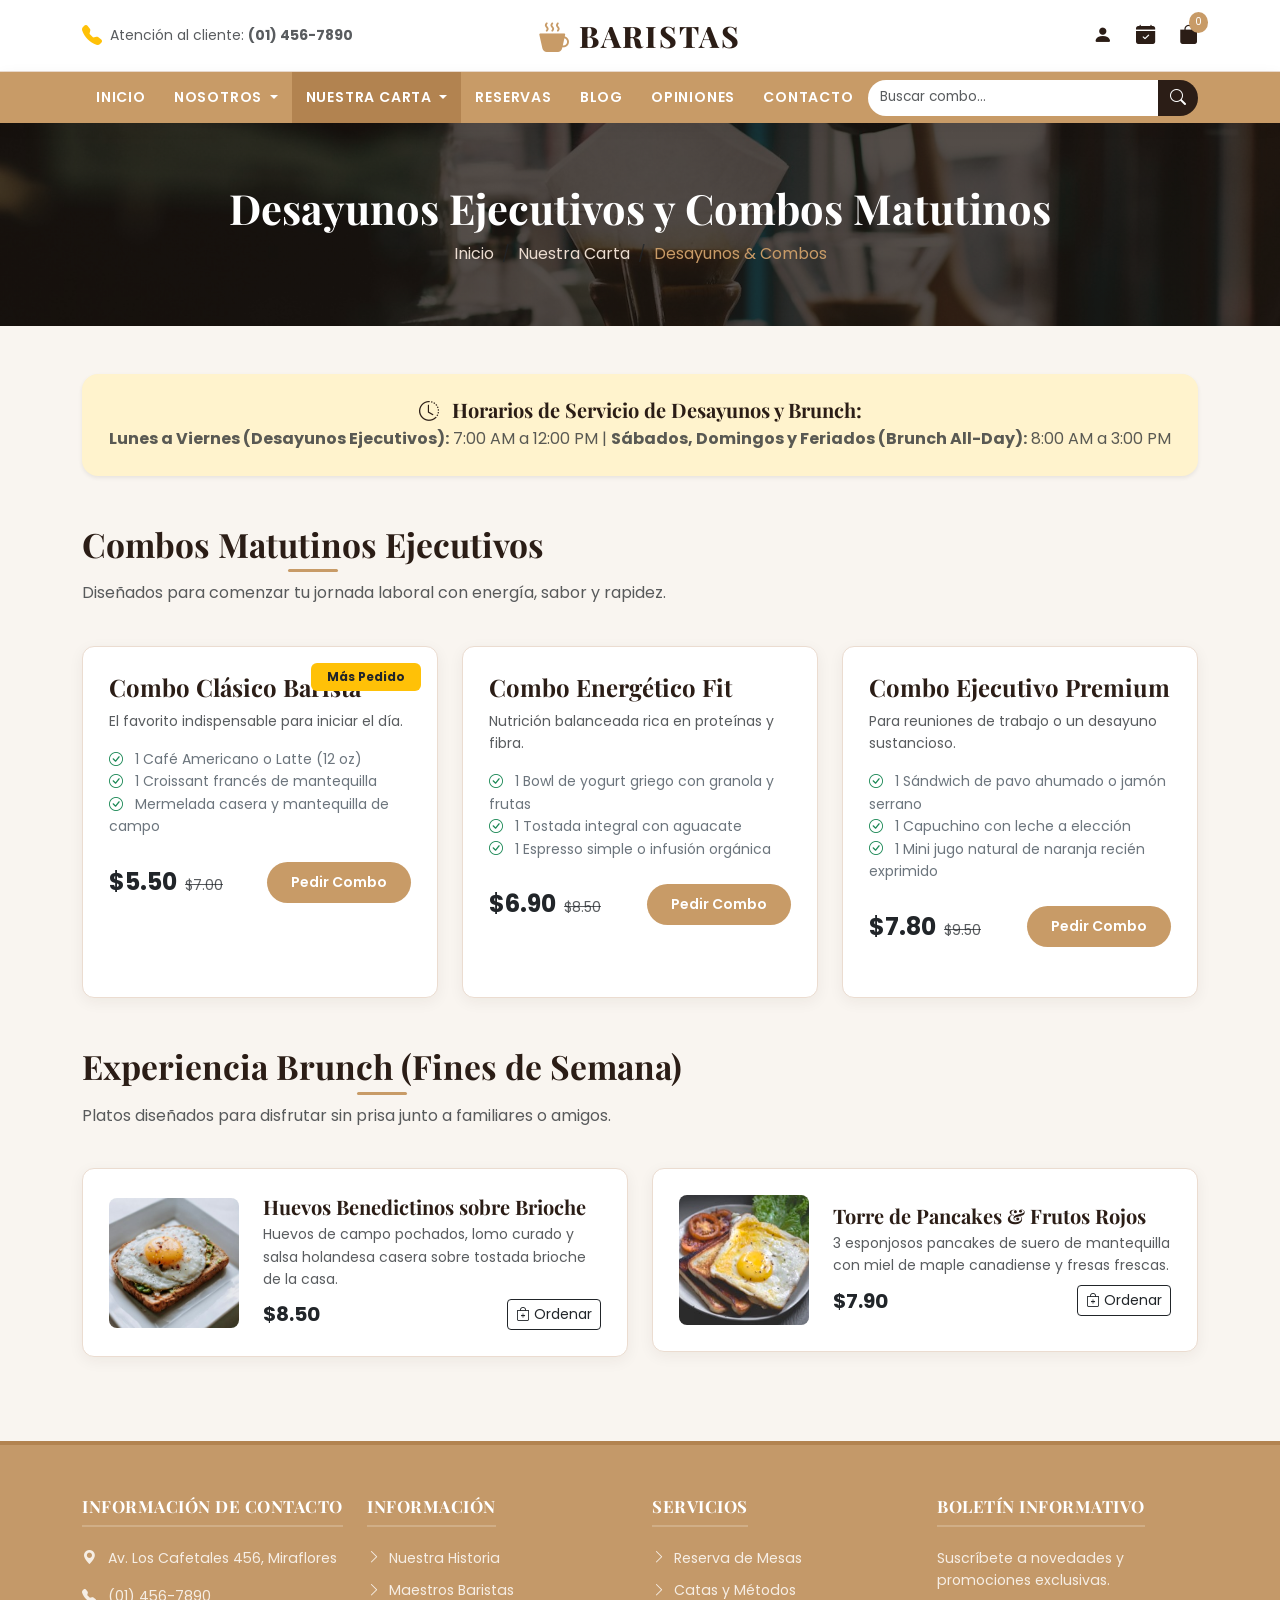
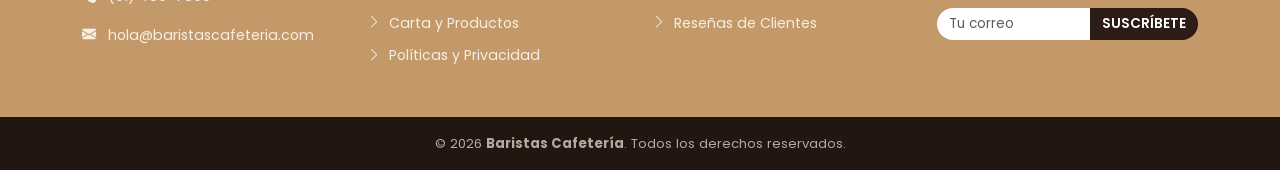
<file: menu-ejecutivo-desayunos.html>
<!DOCTYPE html>
<html lang="es">
<head>
  <meta charset="UTF-8">
  <meta name="viewport" content="width=device-width, initial-scale=1.0">
  <title>Desayunos Ejecutivos y Combos | Baristas Cafetería</title>
  <meta name="description" content="Descubre nuestros combos de desayuno ejecutivo, promociones matutinas y menú de brunch de fin de semana con horarios especiales.">
  
  <link href="https://cdn.jsdelivr.net/npm/bootstrap@5.3.3/dist/css/bootstrap.min.css" rel="stylesheet">
  <link rel="stylesheet" href="https://cdn.jsdelivr.net/npm/bootstrap-icons@1.11.3/font/bootstrap-icons.min.css">
  <!-- Fuentes tipográficas locales -->
  <link rel="stylesheet" href="assets/fonts/fonts.css">
  <link rel="stylesheet" href="css/style.css">
</head>
<body>

  <!-- CABECERA SUPERIOR -->
  <header class="top-header">
    <div class="container">
      <div class="row align-items-center">
        <div class="col-md-4 d-none d-md-flex align-items-center gap-2 text-muted small">
          <i class="bi bi-telephone-fill text-warning fs-5"></i>
          <span>Atención al cliente: <strong>(01) 456-7890</strong></span>
        </div>
        <div class="col-12 col-md-4 text-center">
          <a href="index.html" class="brand-logo text-decoration-none justify-content-center">
            <i class="bi bi-cup-hot-fill"></i> BARISTAS
          </a>
        </div>
        <div class="col-md-4 d-none d-md-flex justify-content-end align-items-center gap-4">
          <a href="contacto.html" class="header-icon-link" title="Mi Cuenta"><i class="bi bi-person-fill"></i></a>
          <a href="reservas.html" class="header-icon-link" title="Reservas"><i class="bi bi-calendar-check-fill"></i></a>
          <a href="menu-general.html" class="header-icon-link position-relative" title="Carrito de Pedidos">
            <i class="bi bi-bag-fill"></i>
            <span class="badge-cart">0</span>
          </a>
        </div>
      </div>
    </div>
  </header>

  <!-- BARRA DE NAVEGACIÓN -->
  <nav class="navbar navbar-expand-lg main-navbar sticky-top">
    <div class="container">
      <button class="navbar-toggler text-white border-0" type="button" data-bs-toggle="collapse" data-bs-target="#navbarMenu">
        <i class="bi bi-list fs-2"></i>
      </button>

      <div class="collapse navbar-collapse" id="navbarMenu">
        <ul class="navbar-nav me-auto mb-2 mb-lg-0">
          <li class="nav-item"><a class="nav-link" href="index.html">Inicio</a></li>
          
          <li class="nav-item dropdown">
            <a class="nav-link dropdown-toggle" href="#" role="button" data-bs-toggle="dropdown">
              Nosotros
            </a>
            <ul class="dropdown-menu">
              <li><a class="dropdown-item" href="sobre-nosotros.html"><i class="bi bi-book me-2"></i>Nuestra Historia</a></li>
              <li><a class="dropdown-item" href="equipo.html"><i class="bi bi-people me-2"></i>Baristas y Personal</a></li>
            </ul>
          </li>

          <li class="nav-item dropdown">
            <a class="nav-link dropdown-toggle active" href="#" role="button" data-bs-toggle="dropdown">
              Nuestra Carta
            </a>
            <ul class="dropdown-menu">
              <li><a class="dropdown-item" href="menu-general.html"><i class="bi bi-card-list me-2"></i>Carta Completa</a></li>
              <li><a class="dropdown-item" href="especialidades-cafe.html"><i class="bi bi-cup-straw me-2"></i>Café de Especialidad</a></li>
              <li><a class="dropdown-item" href="reposteria-bakery.html"><i class="bi bi-cake2 me-2"></i>Panadería y Postres</a></li>
              <li><a class="dropdown-item active" href="menu-ejecutivo-desayunos.html"><i class="bi bi-sun me-2"></i>Desayunos y Combos</a></li>
            </ul>
          </li>

          <li class="nav-item"><a class="nav-link" href="reservas.html">Reservas</a></li>
          <li class="nav-item"><a class="nav-link" href="blog.html">Blog</a></li>
          <li class="nav-item"><a class="nav-link" href="opiniones.html">Opiniones</a></li>
          <li class="nav-item"><a class="nav-link" href="contacto.html">Contacto</a></li>
        </ul>

        <form class="d-flex search-input-group my-2 my-lg-0" role="search">
          <input class="form-control" type="search" placeholder="Buscar combo..." aria-label="Buscar">
          <button class="btn" type="submit"><i class="bi bi-search"></i></button>
        </form>
      </div>
    </div>
  </nav>

  <!-- ENCABEZADO DE PÁGINA -->
  <section class="page-header">
    <div class="container">
      <h1>Desayunos Ejecutivos y Combos Matutinos</h1>
      <nav aria-label="breadcrumb">
        <ol class="breadcrumb">
          <li class="breadcrumb-item"><a href="index.html">Inicio</a></li>
          <li class="breadcrumb-item"><a href="menu-general.html">Nuestra Carta</a></li>
          <li class="breadcrumb-item active" aria-current="page">Desayunos & Combos</li>
        </ol>
      </nav>
    </div>
  </section>

  <!-- CONTENIDO: COMBOS Y HORARIOS -->
  <main class="container my-5">
    
    <!-- Horarios Informativos -->
    <div class="alert alert-warning border-0 shadow-sm rounded-4 p-4 mb-5 text-center">
      <h5 class="fw-bold mb-1"><i class="bi bi-clock-history me-2"></i> Horarios de Servicio de Desayunos y Brunch:</h5>
      <p class="mb-0 text-muted">
        <strong>Lunes a Viernes (Desayunos Ejecutivos):</strong> 7:00 AM a 12:00 PM | <strong>Sábados, Domingos y Feriados (Brunch All-Day):</strong> 8:00 AM a 3:00 PM
      </p>
    </div>

    <!-- Sección 1: Combos Ejecutivos Matutinos (Lunes a Viernes) -->
    <div class="mb-5">
      <div class="section-heading text-start">
        <h2>Combos Matutinos Ejecutivos</h2>
        <p class="text-muted">Diseñados para comenzar tu jornada laboral con energía, sabor y rapidez.</p>
      </div>

      <div class="row g-4">
        <!-- Combo 1 -->
        <div class="col-md-6 col-lg-4">
          <div class="custom-card h-100 position-relative">
            <span class="badge bg-warning text-dark position-absolute top-0 end-0 m-3 px-3 py-2 fw-bold">Más Pedido</span>
            <h4>Combo Clásico Barista</h4>
            <p class="text-muted small">El favorito indispensable para iniciar el día.</p>
            <ul class="list-unstyled small my-3 text-secondary">
              <li><i class="bi bi-check-circle text-success me-2"></i> 1 Café Americano o Latte (12 oz)</li>
              <li><i class="bi bi-check-circle text-success me-2"></i> 1 Croissant francés de mantequilla</li>
              <li><i class="bi bi-check-circle text-success me-2"></i> Mermelada casera y mantequilla de campo</li>
            </ul>
            <div class="d-flex justify-content-between align-items-center mt-4">
              <div>
                <span class="fs-4 fw-bold text-dark">$5.50</span>
                <span class="text-muted text-decoration-line-through small ms-1">$7.00</span>
              </div>
              <button class="btn btn-coffee-primary btn-sm btn-add-cart" data-name="Combo Clásico Barista">Pedir Combo</button>
            </div>
          </div>
        </div>

        <!-- Combo 2 -->
        <div class="col-md-6 col-lg-4">
          <div class="custom-card h-100 position-relative">
            <h4>Combo Energético Fit</h4>
            <p class="text-muted small">Nutrición balanceada rica en proteínas y fibra.</p>
            <ul class="list-unstyled small my-3 text-secondary">
              <li><i class="bi bi-check-circle text-success me-2"></i> 1 Bowl de yogurt griego con granola y frutas</li>
              <li><i class="bi bi-check-circle text-success me-2"></i> 1 Tostada integral con aguacate</li>
              <li><i class="bi bi-check-circle text-success me-2"></i> 1 Espresso simple o infusión orgánica</li>
            </ul>
            <div class="d-flex justify-content-between align-items-center mt-4">
              <div>
                <span class="fs-4 fw-bold text-dark">$6.90</span>
                <span class="text-muted text-decoration-line-through small ms-1">$8.50</span>
              </div>
              <button class="btn btn-coffee-primary btn-sm btn-add-cart" data-name="Combo Energético Fit">Pedir Combo</button>
            </div>
          </div>
        </div>

        <!-- Combo 3 -->
        <div class="col-md-6 col-lg-4">
          <div class="custom-card h-100 position-relative">
            <h4>Combo Ejecutivo Premium</h4>
            <p class="text-muted small">Para reuniones de trabajo o un desayuno sustancioso.</p>
            <ul class="list-unstyled small my-3 text-secondary">
              <li><i class="bi bi-check-circle text-success me-2"></i> 1 Sándwich de pavo ahumado o jamón serrano</li>
              <li><i class="bi bi-check-circle text-success me-2"></i> 1 Capuchino con leche a elección</li>
              <li><i class="bi bi-check-circle text-success me-2"></i> 1 Mini jugo natural de naranja recién exprimido</li>
            </ul>
            <div class="d-flex justify-content-between align-items-center mt-4">
              <div>
                <span class="fs-4 fw-bold text-dark">$7.80</span>
                <span class="text-muted text-decoration-line-through small ms-1">$9.50</span>
              </div>
              <button class="btn btn-coffee-primary btn-sm btn-add-cart" data-name="Combo Ejecutivo Premium">Pedir Combo</button>
            </div>
          </div>
        </div>
      </div>
    </div>

    <!-- Sección 2: Especiales de Brunch Fin de Semana -->
    <div class="mt-5">
      <div class="section-heading text-start">
        <h2>Experiencia Brunch (Fines de Semana)</h2>
        <p class="text-muted">Platos diseñados para disfrutar sin prisa junto a familiares o amigos.</p>
      </div>

      <div class="row g-4">
        <!-- Brunch 1 -->
        <div class="col-md-6">
          <div class="custom-card d-flex flex-column flex-sm-row gap-4 align-items-center">
            <img src="assets/images/menu-ejecutivo-desayunos/brunch-huevos-benedictinos.jpg" alt="Brunch Benedictino" class="rounded-3" style="width: 130px; height: 130px; object-fit: cover;">
            <div class="flex-grow-1">
              <h5 class="mb-1">Huevos Benedictinos sobre Brioche</h5>
              <p class="text-muted small mb-2">Huevos de campo pochados, lomo curado y salsa holandesa casera sobre tostada brioche de la casa.</p>
              <div class="d-flex justify-content-between align-items-center">
                <span class="fw-bold text-dark fs-5">$8.50</span>
                <button class="btn btn-outline-dark btn-sm btn-add-cart" data-name="Huevos Benedictinos"><i class="bi bi-bag-plus"></i> Ordenar</button>
              </div>
            </div>
          </div>
        </div>

        <!-- Brunch 2 -->
        <div class="col-md-6">
          <div class="custom-card d-flex flex-column flex-sm-row gap-4 align-items-center">
            <img src="assets/images/menu-ejecutivo-desayunos/brunch-pancakes-frutos-rojos.jpg" alt="Pancakes Dulces" class="rounded-3" style="width: 130px; height: 130px; object-fit: cover;">
            <div class="flex-grow-1">
              <h5 class="mb-1">Torre de Pancakes & Frutos Rojos</h5>
              <p class="text-muted small mb-2">3 esponjosos pancakes de suero de mantequilla con miel de maple canadiense y fresas frescas.</p>
              <div class="d-flex justify-content-between align-items-center">
                <span class="fw-bold text-dark fs-5">$7.90</span>
                <button class="btn btn-outline-dark btn-sm btn-add-cart" data-name="Torre de Pancakes"><i class="bi bi-bag-plus"></i> Ordenar</button>
              </div>
            </div>
          </div>
        </div>
      </div>
    </div>

  </main>

  <!-- FOOTER -->
  <footer class="main-footer">
    <div class="container">
      <div class="row g-4">
        <div class="col-12 col-md-6 col-lg-3">
          <h5>Información de Contacto</h5>
          <p><i class="bi bi-geo-alt-fill me-2"></i> Av. Los Cafetales 456, Miraflores</p>
          <p><i class="bi bi-telephone-fill me-2"></i> (01) 456-7890</p>
          <p><i class="bi bi-envelope-fill me-2"></i> hola@baristascafeteria.com</p>
        </div>
        <div class="col-12 col-md-6 col-lg-3">
          <h5>Información</h5>
          <ul>
            <li><a href="sobre-nosotros.html"><i class="bi bi-chevron-right me-1"></i> Nuestra Historia</a></li>
            <li><a href="equipo.html"><i class="bi bi-chevron-right me-1"></i> Maestros Baristas</a></li>
            <li><a href="menu-general.html"><i class="bi bi-chevron-right me-1"></i> Carta y Productos</a></li>
            <li><a href="politicas-privacidad.html"><i class="bi bi-chevron-right me-1"></i> Políticas y Privacidad</a></li>
          </ul>
        </div>
        <div class="col-12 col-md-6 col-lg-3">
          <h5>Servicios</h5>
          <ul>
            <li><a href="reservas.html"><i class="bi bi-chevron-right me-1"></i> Reserva de Mesas</a></li>
            <li><a href="especialidades-cafe.html"><i class="bi bi-chevron-right me-1"></i> Catas y Métodos</a></li>
            <li><a href="opiniones.html"><i class="bi bi-chevron-right me-1"></i> Reseñas de Clientes</a></li>
          </ul>
        </div>
        <div class="col-12 col-md-6 col-lg-3">
          <h5>Boletín Informativo</h5>
          <p>Suscríbete a novedades y promociones exclusivas.</p>
          <form class="newsletter-form mt-3">
            <div class="input-group">
              <input type="email" class="form-control" placeholder="Tu correo" required>
              <button class="btn btn-warning" type="submit">SUSCRÍBETE</button>
            </div>
          </form>
        </div>
      </div>
    </div>
    <div class="footer-bottom">
      <div class="container text-center">
        &copy; 2026 <strong>Baristas Cafetería</strong>. Todos los derechos reservados.
      </div>
    </div>
  </footer>

  <script src="https://cdn.jsdelivr.net/npm/bootstrap@5.3.3/dist/js/bootstrap.bundle.min.js"></script>
  <script src="js/script.js"></script>
</body>
</html>
</file>
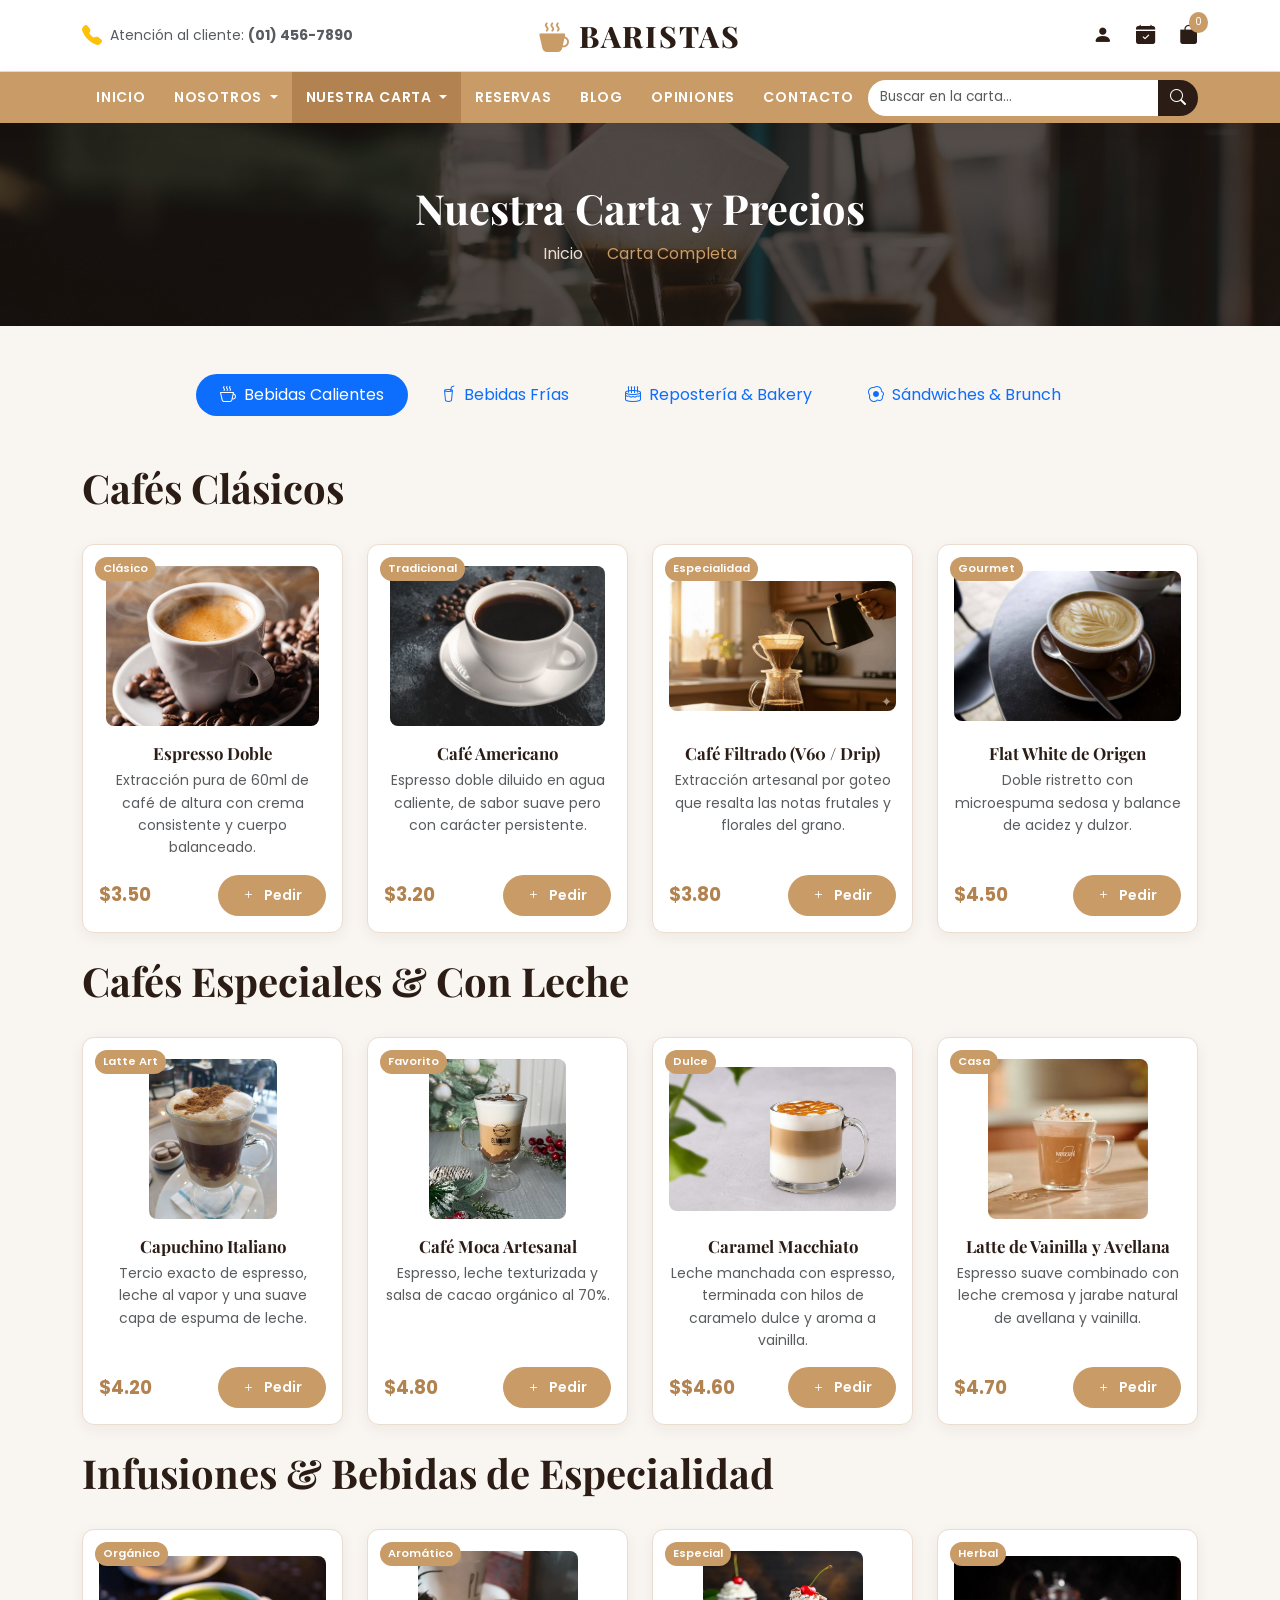
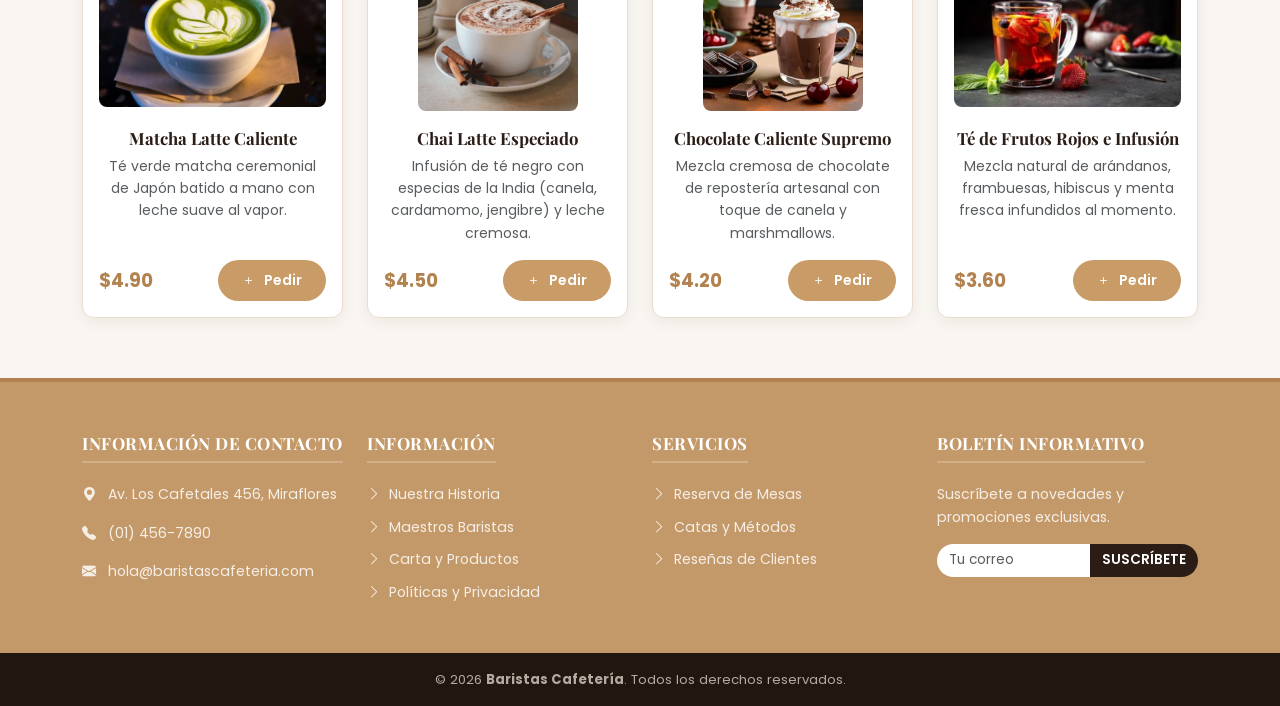
<file: menu-general.html>
<!DOCTYPE html>
<html lang="es">
<head>
  <meta charset="UTF-8">
  <meta name="viewport" content="width=device-width, initial-scale=1.0">
  <title>Carta Completa | Baristas - Bebidas, Postres y Brunch</title>
  <meta name="description" content="Explora nuestra carta completa de café caliente, bebidas frías, repostería artesanal, sándwiches y opciones de brunch.">
  
  <link href="https://cdn.jsdelivr.net/npm/bootstrap@5.3.3/dist/css/bootstrap.min.css" rel="stylesheet">
  <link rel="stylesheet" href="https://cdn.jsdelivr.net/npm/bootstrap-icons@1.11.3/font/bootstrap-icons.min.css">
  <!-- Fuentes tipográficas locales -->
  <link rel="stylesheet" href="assets/fonts/fonts.css">
  <link rel="stylesheet" href="css/style.css">
</head>
<body>

  <!-- CABECERA SUPERIOR -->
  <header class="top-header">
    <div class="container">
      <div class="row align-items-center">
        <div class="col-md-4 d-none d-md-flex align-items-center gap-2 text-muted small">
          <i class="bi bi-telephone-fill text-warning fs-5"></i>
          <span>Atención al cliente: <strong>(01) 456-7890</strong></span>
        </div>
        <div class="col-12 col-md-4 text-center">
          <a href="index.html" class="brand-logo text-decoration-none justify-content-center">
            <i class="bi bi-cup-hot-fill"></i> BARISTAS
          </a>
        </div>
        <div class="col-md-4 d-none d-md-flex justify-content-end align-items-center gap-4">
          <a href="contacto.html" class="header-icon-link" title="Mi Cuenta"><i class="bi bi-person-fill"></i></a>
          <a href="reservas.html" class="header-icon-link" title="Reservas"><i class="bi bi-calendar-check-fill"></i></a>
          <a href="menu-general.html" class="header-icon-link position-relative" title="Carrito de Pedidos">
            <i class="bi bi-bag-fill"></i>
            <span class="badge-cart">0</span>
          </a>
        </div>
      </div>
    </div>
  </header>

  <!-- BARRA DE NAVEGACIÓN -->
  <nav class="navbar navbar-expand-lg main-navbar sticky-top">
    <div class="container">
      <button class="navbar-toggler text-white border-0" type="button" data-bs-toggle="collapse" data-bs-target="#navbarMenu">
        <i class="bi bi-list fs-2"></i>
      </button>

      <div class="collapse navbar-collapse" id="navbarMenu">
        <ul class="navbar-nav me-auto mb-2 mb-lg-0">
          <li class="nav-item"><a class="nav-link" href="index.html">Inicio</a></li>
          
          <li class="nav-item dropdown">
            <a class="nav-link dropdown-toggle" href="#" role="button" data-bs-toggle="dropdown">
              Nosotros
            </a>
            <ul class="dropdown-menu">
              <li><a class="dropdown-item" href="sobre-nosotros.html"><i class="bi bi-book me-2"></i>Nuestra Historia</a></li>
              <li><a class="dropdown-item" href="equipo.html"><i class="bi bi-people me-2"></i>Baristas y Personal</a></li>
            </ul>
          </li>

          <li class="nav-item dropdown">
            <a class="nav-link dropdown-toggle active" href="#" role="button" data-bs-toggle="dropdown">
              Nuestra Carta
            </a>
            <ul class="dropdown-menu">
              <li><a class="dropdown-item active" href="menu-general.html"><i class="bi bi-card-list me-2"></i>Carta Completa</a></li>
              <li><a class="dropdown-item" href="especialidades-cafe.html"><i class="bi bi-cup-straw me-2"></i>Café de Especialidad</a></li>
              <li><a class="dropdown-item" href="reposteria-bakery.html"><i class="bi bi-cake2 me-2"></i>Panadería y Postres</a></li>
              <li><a class="dropdown-item" href="menu-ejecutivo-desayunos.html"><i class="bi bi-sun me-2"></i>Desayunos y Combos</a></li>
            </ul>
          </li>

          <li class="nav-item"><a class="nav-link" href="reservas.html">Reservas</a></li>
          <li class="nav-item"><a class="nav-link" href="blog.html">Blog</a></li>
          <li class="nav-item"><a class="nav-link" href="opiniones.html">Opiniones</a></li>
          <li class="nav-item"><a class="nav-link" href="contacto.html">Contacto</a></li>
        </ul>

        <form class="d-flex search-input-group my-2 my-lg-0" role="search">
          <input class="form-control" type="search" placeholder="Buscar en la carta..." aria-label="Buscar">
          <button class="btn" type="submit"><i class="bi bi-search"></i></button>
        </form>
      </div>
    </div>
  </nav>

  <!-- ENCABEZADO DE PÁGINA -->
  <section class="page-header">
    <div class="container ">
      <h1 class="text-white">Nuestra Carta y Precios</h1>
      <nav aria-label="breadcrumb">
        <ol class="breadcrumb">
          <li class="breadcrumb-item"><a href="index.html">Inicio</a></li>
          <li class="breadcrumb-item active" aria-current="page">Carta Completa</li>
        </ol>
      </nav>
    </div>
  </section>

  <!-- CONTENIDO: CARTA CON PESTAÑAS (TABS BOOTSTRAP) -->
  <main class="container my-5">
    
    <!-- Filtros por categoría usando nav-pills de Bootstrap -->
    <ul class="nav nav-pills justify-content-center mb-5 gap-2" id="menuTabs" role="tablist">
      <li class="nav-item" role="presentation">
        <button class="nav-link active rounded-pill px-4" id="calientes-tab" data-bs-toggle="tab" data-bs-target="#calientes" type="button" role="tab">
          <i class="bi bi-cup-hot me-1"></i> Bebidas Calientes
        </button>
      </li>
      <li class="nav-item" role="presentation">
        <button class="nav-link rounded-pill px-4" id="frias-tab" data-bs-toggle="tab" data-bs-target="#frias" type="button" role="tab">
          <i class="bi bi-cup-straw me-1"></i> Bebidas Frías
        </button>
      </li>
      <li class="nav-item" role="presentation">
        <button class="nav-link rounded-pill px-4" id="panaderia-tab" data-bs-toggle="tab" data-bs-target="#panaderia" type="button" role="tab">
          <i class="bi bi-cake2 me-1"></i> Repostería & Bakery
        </button>
      </li>
      <li class="nav-item" role="presentation">
        <button class="nav-link rounded-pill px-4" id="brunch-tab" data-bs-toggle="tab" data-bs-target="#brunch" type="button" role="tab">
          <i class="bi bi-egg-fried me-1"></i> Sándwiches & Brunch
        </button>
      </li>
    </ul>

    <div class="tab-content" id="menuTabsContent">
      
      <!-- TAB 1: BEBIDAS CALIENTES -->
      <div class="tab-pane fade show active" id="calientes" role="tabpanel">
        <div class="row g-4">
          <h1>Cafés Clásicos</h1>
          <!-- Item 1 -->
          <div class="col-md-6 col-lg-3">
            <div class="product-card">
              <span class="badge-tag">Clásico</span>
              <div class="product-image-container">
                <img src="assets/images/menu-general/m1.webp" alt="Espresso Doble">
              </div>
              <h6 class="product-title">Espresso Doble</h6>
              <p class="text-muted small">Extracción pura de 60ml de café de altura con crema consistente y cuerpo balanceado.</p>
              <div class="d-flex justify-content-between align-items-center mt-auto">
                <span class="product-price">$3.50</span>
                <button class="btn btn-sm btn-coffee-primary btn-add-cart" data-name="Espresso Doble"><i class="bi bi-plus"></i> Pedir</button>
              </div>
            </div>
          </div>

          <!-- Item 2 -->
          <div class="col-md-6 col-lg-3">
            <div class="product-card">
              <span class="badge-tag">Tradicional</span>
              <div class="product-image-container">
                <img src="assets/images/menu-general/m2.jpeg" alt="Café Americano">
              </div>
              <h6 class="product-title">Café Americano</h6>
              <p class="text-muted small">Espresso doble diluido en agua caliente, de sabor suave pero con carácter persistente.</p>
              <div class="d-flex justify-content-between align-items-center mt-auto">
                <span class="product-price">$3.20</span>
                <button class="btn btn-sm btn-coffee-primary btn-add-cart" data-name="Café Americano"><i class="bi bi-plus"></i> Pedir</button>
              </div>
            </div>
          </div>

          <!-- Item 3 -->
          <div class="col-md-6 col-lg-3">
            <div class="product-card">
              <span class="badge-tag">Especialidad</span>
              <div class="product-image-container">
                <img src="assets/images/menu-general/m3.webp" alt="Café Filtrado (V60 / Drip)">
              </div>
              <h6 class="product-title">Café Filtrado (V60 / Drip)</h6>
              <p class="text-muted small">Extracción artesanal por goteo que resalta las notas frutales y florales del grano.</p>
              <div class="d-flex justify-content-between align-items-center mt-auto">
                <span class="product-price">$3.80</span>
                <button class="btn btn-sm btn-coffee-primary btn-add-cart" data-name="Café Filtrado"><i class="bi bi-plus"></i> Pedir</button>
              </div>
            </div>
          </div>

          <!-- Item 4 -->
          <div class="col-md-6 col-lg-3">
            <div class="product-card">
              <span class="badge-tag">Gourmet</span>
              <div class="product-image-container">
                <img src="assets/images/menu-general/m4.jpg" alt="Flat White">
              </div>
              <h6 class="product-title">Flat White de Origen</h6>
              <p class="text-muted small">Doble ristretto con microespuma sedosa y balance de acidez y dulzor.</p>
              <div class="d-flex justify-content-between align-items-center mt-auto">
                <span class="product-price">$4.50</span>
                <button class="btn btn-sm btn-coffee-primary btn-add-cart" data-name="Flat White"><i class="bi bi-plus"></i> Pedir</button>
              </div>
            </div>
          </div>

          <h1>Cafés Especiales & Con Leche</h1>
          <!-- Item 5 -->
          <div class="col-md-6 col-lg-3">
            <div class="product-card">
              <span class="badge-tag">Latte Art</span>
              <div class="product-image-container">
                <img src="assets/images/menu-general/m5.jpg" alt="Capuchino Italiano">
              </div>
              <h6 class="product-title">Capuchino Italiano</h6>
              <p class="text-muted small">Tercio exacto de espresso, leche al vapor y una suave capa de espuma de leche.</p>
              <div class="d-flex justify-content-between align-items-center mt-auto">
                <span class="product-price">$4.20</span>
                <button class="btn btn-sm btn-coffee-primary btn-add-cart" data-name="Capuchino Italiano"><i class="bi bi-plus"></i> Pedir</button>
              </div>
            </div>
          </div>

          <!-- Item 6 -->
          <div class="col-md-6 col-lg-3">
            <div class="product-card">
              <span class="badge-tag">Favorito</span>
              <div class="product-image-container">
                <img src="assets/images/menu-general/m6.jpg" alt="Café Moca Artesana">
              </div>
              <h6 class="product-title">Café Moca Artesanal</h6>
              <p class="text-muted small">Espresso, leche texturizada y salsa de cacao orgánico al 70%.</p>
              <div class="d-flex justify-content-between align-items-center mt-auto">
                <span class="product-price">$4.80</span>
                <button class="btn btn-sm btn-coffee-primary btn-add-cart" data-name="Café Moca Artesanal"><i class="bi bi-plus"></i> Pedir</button>
              </div>
            </div>
          </div>

          <!-- Item 7 -->
          <div class="col-md-6 col-lg-3">
            <div class="product-card">
              <span class="badge-tag">Dulce</span>
              <div class="product-image-container">
                <img src="assets/images/menu-general/m7.jpg" alt="Caramel Macchiato">
              </div>
              <h6 class="product-title">Caramel Macchiato</h6>
              <p class="text-muted small">Leche manchada con espresso, terminada con hilos de caramelo dulce y aroma a vainilla.</p>
              <div class="d-flex justify-content-between align-items-center mt-auto">
                <span class="product-price">$$4.60</span>
                <button class="btn btn-sm btn-coffee-primary btn-add-cart" data-name="Caramel Macchiato"><i class="bi bi-plus"></i> Pedir</button>
              </div>
            </div>
          </div>

          <!-- Item 8 -->
          <div class="col-md-6 col-lg-3">
            <div class="product-card">
              <span class="badge-tag">Casa</span>
              <div class="product-image-container">
                <img src="assets/images/menu-general/m8.jpg" alt="Latte de Vainilla y Avellana">
              </div>
              <h6 class="product-title">Latte de Vainilla y Avellana</h6>
              <p class="text-muted small">Espresso suave combinado con leche cremosa y jarabe natural de avellana y vainilla.</p>
              <div class="d-flex justify-content-between align-items-center mt-auto">
                <span class="product-price">$4.70</span>
                <button class="btn btn-sm btn-coffee-primary btn-add-cart" data-name="Latte de Vainilla y Avellana"><i class="bi bi-plus"></i> Pedir</button>
              </div>
            </div>
          </div>

          <h1>Infusiones & Bebidas de Especialidad</h1>
          <!-- Item 9 -->
          <div class="col-md-6 col-lg-3">
            <div class="product-card">
              <span class="badge-tag">Orgánico</span>
              <div class="product-image-container">
                <img src="assets/images/menu-general/m9.jpg" alt="Matcha Latte Caliente">
              </div>
              <h6 class="product-title">Matcha Latte Caliente</h6>
              <p class="text-muted small">Té verde matcha ceremonial de Japón batido a mano con leche suave al vapor.</p>
              <div class="d-flex justify-content-between align-items-center mt-auto">
                <span class="product-price">$4.90</span>
                <button class="btn btn-sm btn-coffee-primary btn-add-cart" data-name="Matcha Latte"><i class="bi bi-plus"></i> Pedir</button>
              </div>
            </div>
          </div>

          <!-- Item 10 -->
          <div class="col-md-6 col-lg-3">
            <div class="product-card">
              <span class="badge-tag">Aromático</span>
              <div class="product-image-container">
                <img src="assets/images/menu-general/m10.webp" alt="Chai Latte Especiado">
              </div>
              <h6 class="product-title">Chai Latte Especiado</h6>
              <p class="text-muted small">Infusión de té negro con especias de la India (canela, cardamomo, jengibre) y leche cremosa.</p>
              <div class="d-flex justify-content-between align-items-center mt-auto">
                <span class="product-price">$4.50</span>
                <button class="btn btn-sm btn-coffee-primary btn-add-cart" data-name="Chai Latte Especiado"><i class="bi bi-plus"></i> Pedir</button>
              </div>
            </div>
          </div>

          <!-- Item 11 -->
          <div class="col-md-6 col-lg-3">
            <div class="product-card">
              <span class="badge-tag">Especial</span>
              <div class="product-image-container">
                <img src="assets/images/menu-general/m11.webp" alt="Chocolate Caliente Supremo">
              </div>
              <h6 class="product-title">Chocolate Caliente Supremo</h6>
              <p class="text-muted small">Mezcla cremosa de chocolate de repostería artesanal con toque de canela y marshmallows.</p>
              <div class="d-flex justify-content-between align-items-center mt-auto">
                <span class="product-price">$4.20</span>
                <button class="btn btn-sm btn-coffee-primary btn-add-cart" data-name="Chocolate Caliente Supremo"><i class="bi bi-plus"></i> Pedir</button>
              </div>
            </div>
          </div>

          <!-- Item 12 -->
          <div class="col-md-6 col-lg-3">
            <div class="product-card">
              <span class="badge-tag">Herbal</span>
              <div class="product-image-container">
                <img src="assets/images/menu-general/m12.jpg" alt="Té de Frutos Rojos e Infusión">
              </div>
              <h6 class="product-title">Té de Frutos Rojos e Infusión</h6>
              <p class="text-muted small">Mezcla natural de arándanos, frambuesas, hibiscus y menta fresca infundidos al momento.</p>
              <div class="d-flex justify-content-between align-items-center mt-auto">
                <span class="product-price">$3.60</span>
                <button class="btn btn-sm btn-coffee-primary btn-add-cart" data-name="Té de Frutos Rojos e Infusión"><i class="bi bi-plus"></i> Pedir</button>
              </div>
            </div>
          </div>
        </div>
      </div>

      <!-- TAB 2: BEBIDAS FRÍAS -->
      <div class="tab-pane fade" id="frias" role="tabpanel">
        <div class="row g-4">
          <h1>Cold Brews & Bebidas Refrescantes</h1>
          <!-- Item 1 -->
          <div class="col-md-6 col-lg-3">
            <div class="product-card">
              <span class="badge-tag">Cold Brew</span>
              <div class="product-image-container">
                <img src="assets/images/menu-general/b1.jpg" alt="Cold Brew Clásico">
              </div>
              <h6 class="product-title">Cold Brew 18 Horas</h6>
              <p class="text-muted small">Infusión en frío por 18 horas para notas dulces, baja acidez y frescura.</p>
              <div class="d-flex justify-content-between align-items-center mt-auto">
                <span class="product-price">$5.20</span>
                <button class="btn btn-sm btn-coffee-primary btn-add-cart" data-name="Cold Brew 18 Horas"><i class="bi bi-plus"></i> Pedir</button>
              </div>
            </div>
          </div>

          <!-- Item 2 -->
          <div class="col-md-6 col-lg-3">
            <div class="product-card">
              <span class="badge-tag">Refrescante</span>
              <div class="product-image-container">
                <img src="assets/images/menu-general/b2.jpg" alt="Espresso Tonic">
              </div>
              <h6 class="product-title">Espresso Tonic Cítrico</h6>
              <p class="text-muted small">Espresso de tueste medio servido sobre agua tónica premium, hielo y rodaja de pomelo.</p>
              <div class="d-flex justify-content-between align-items-center mt-auto">
                <span class="product-price">$5.50</span>
                <button class="btn btn-sm btn-coffee-primary btn-add-cart" data-name="Espresso Tonic"><i class="bi bi-plus"></i> Pedir</button>
              </div>
            </div>
          </div>

          <!-- Item 3 -->
          <div class="col-md-6 col-lg-3">
            <div class="product-card">
              <span class="badge-tag">Cítrico</span>
              <div class="product-image-container">
                <img src="assets/images/menu-general/b3.jpg" alt="Iced Americano Naranjada">
              </div>
              <h6 class="product-title">Iced Americano Naranjada</h6>
              <p class="text-muted small">Espresso intenso combinado con jugo natural de naranja recién exprimida sobre hielo.</p>
              <div class="d-flex justify-content-between align-items-center mt-auto">
                <span class="product-price">$4.80</span>
                <button class="btn btn-sm btn-coffee-primary btn-add-cart" data-name="Iced Americano Naranjada"><i class="bi bi-plus"></i> Pedir</button>
              </div>
            </div>
          </div>

          <!-- Item 4 -->
          <div class="col-md-6 col-lg-3">
            <div class="product-card">
              <span class="badge-tag">Casa</span>
              <div class="product-image-container">
                  <img src="assets/images/menu-general/b4.jpg" alt="Cold Brew Latte Vainilla">
              </div>
              <h6 class="product-title">Cold Brew Latte Vainilla</h6>
              <p class="text-muted small">Concentrado de Cold Brew combinado con leche vegetal o entera y toque suave de vainilla.</p>
              <div class="d-flex justify-content-between align-items-center mt-auto">
                <span class="product-price">$5.40</span>
                <button class="btn btn-sm btn-coffee-primary btn-add-cart" data-name="Cold Brew Latte Vainillal"><i class="bi bi-plus"></i> Pedir</button>
              </div>
            </div>
          </div>

          <h1>Frappés & Bebidas Cremosas</h1>
          <!-- Item 5 -->
          <div class="col-md-6 col-lg-3">
            <div class="product-card">
              <span class="badge-tag">Frappé</span>
              <div class="product-image-container">
                <img src="assets/images/menu-general/b5.jpeg" alt="Frappé Caramelo Crunch">
              </div>
              <h6 class="product-title">Frappé Caramelo Crunch</h6>
              <p class="text-muted small">Café licuado con hielo, caramelo salado, trozos crocantes y topping de crema chantilly artesanal.</p>
              <div class="d-flex justify-content-between align-items-center mt-auto">
                <span class="product-price">$5.80</span>
                <button class="btn btn-sm btn-coffee-primary btn-add-cart" data-name="Frappé Caramelo Crunch"><i class="bi bi-plus"></i> Pedir</button>
              </div>
            </div>
          </div>

          <!-- Item 6 -->
          <div class="col-md-6 col-lg-3">
            <div class="product-card">
              <span class="badge-tag">Dulce</span>
              <div class="product-image-container">
                <img src="assets/images/menu-general/b6.jpg" alt="Frappé Moka Blanco">
              </div>
              <h6 class="product-title">Frappé Moka Blanco</h6>
              <p class="text-muted small">Mezcla helada de espresso, leche, chocolate blanco premium y virutas de chocolate negro.</p>
              <div class="d-flex justify-content-between align-items-center mt-auto">
                <span class="product-price">$5.90</span>
                <button class="btn btn-sm btn-coffee-primary btn-add-cart" data-name="Frappé Moka Blanco"><i class="bi bi-plus"></i> Pedir</button>
              </div>
            </div>
          </div>

          <!-- Item 7 -->
          <div class="col-md-6 col-lg-3">
            <div class="product-card">
              <span class="badge-tag">Especial</span>
              <div class="product-image-container">
                  <img src="assets/images/menu-general/b7.jpg" alt="Frappé Cookies & Cream">
              </div>
              <h6 class="product-title">Frappé Cookies & Cream</h6>
              <p class="text-muted small">Licuado cremoso de galletas Oreo, base de café espresso, leche y crema batida.</p>
              <div class="d-flex justify-content-between align-items-center mt-auto">
                <span class="product-price">$6.00</span>
                <button class="btn btn-sm btn-coffee-primary btn-add-cart" data-name="Frappé Cookies & Cream"><i class="bi bi-plus"></i> Pedir</button>
              </div>
            </div>
          </div>

          <!-- Item 8 -->
          <div class="col-md-6 col-lg-3">
            <div class="product-card">
              <span class="badge-tag">Clásico</span>
              <div class="product-image-container">
                  <img src="assets/images/menu-general/b8.jpg" alt="Iced Caramel Macchiato">
              </div>
              <h6 class="product-title">Iced Caramel Macchiato</h6>
              <p class="text-muted small">Capas de leche fría con hielo, jarabe de vainilla, espresso flotante y salsa de caramelo.</p>
              <div class="d-flex justify-content-between align-items-center mt-auto">
                <span class="product-price">$5.50</span>
                <button class="btn btn-sm btn-coffee-primary btn-add-cart" data-name="Iced Caramel Macchiato"><i class="bi bi-plus"></i> Pedir</button>
              </div>
            </div>
          </div>

          <h1>Tés Helados & Mocktails</h1>
          <!-- Item 9 -->
          <div class="col-md-6 col-lg-3">
            <div class="product-card">
              <span class="badge-tag">Té Orgánico</span>
              <div class="product-image-container">
                  <img src="assets/images/menu-general/b9.jpg" alt="Iced Matcha Ceremonial">
              </div>
              <h6 class="product-title">Iced Matcha Ceremonial</h6>
              <p class="text-muted small">Matcha japonés grado ceremonial servido sobre hielo con leche de avena y jarabe de agave.</p>
              <div class="d-flex justify-content-between align-items-center mt-auto">
                <span class="product-price">$5.90</span>
                <button class="btn btn-sm btn-coffee-primary btn-add-cart" data-name="Iced Matcha Ceremonial"><i class="bi bi-plus"></i> Pedir</button>
              </div>
            </div>
          </div>

          <!-- Item 10 -->
          <div class="col-md-6 col-lg-3">
            <div class="product-card">
              <span class="badge-tag">Especiado</span>
              <div class="product-image-container">
                  <img src="assets/images/menu-general/b10.jpg" alt="Iced Chai Latte">
              </div>
              <h6 class="product-title">Iced Chai Latte</h6>
              <p class="text-muted small">Concentrado de té chai especiado servido frío con leche de almendras y canela en polvo.</p>
              <div class="d-flex justify-content-between align-items-center mt-auto">
                <span class="product-price">$5.20</span>
                <button class="btn btn-sm btn-coffee-primary btn-add-cart" data-name="Iced Chai Latte"><i class="bi bi-plus"></i> Pedir</button>
              </div>
            </div>
          </div>

          <!-- Item 11 -->
          <div class="col-md-6 col-lg-3">
            <div class="product-card">
              <span class="badge-tag">Mocktail</span>
              <div class="product-image-container">
                  <img src="assets/images/menu-general/b11.jpg" alt="Limonada de Hibiscus & Menta">
              </div>
              <h6 class="product-title">Limonada de Hibiscus & Menta</h6>
              <p class="text-muted small">Infusión fría de flor de Jamaica (hibiscus) combinada con limonada casera y hojas de menta.</p>
              <div class="d-flex justify-content-between align-items-center mt-auto">
                <span class="product-price">$4.50</span>
                <button class="btn btn-sm btn-coffee-primary btn-add-cart" data-name="Limonada de Hibiscus & Menta"><i class="bi bi-plus"></i> Pedir</button>
              </div>
            </div>
          </div>

          <!-- Item 12 -->
          <div class="col-md-6 col-lg-3">
            <div class="product-card">
              <span class="badge-tag">Frutal</span>
              <div class="product-image-container">
                  <img src="assets/images/menu-general/b12.jpg" alt="Iced Berry Infusion">
              </div>
              <h6 class="product-title">Iced Berry Infusion</h6>
              <p class="text-muted small">Té helado de frutos rojos silvestre con trozos de fresas, arándanos y toque de soda con gas.</p>
              <div class="d-flex justify-content-between align-items-center mt-auto">
                <span class="product-price">$4.80</span>
                <button class="btn btn-sm btn-coffee-primary btn-add-cart" data-name="Iced Berry Infusion"><i class="bi bi-plus"></i> Pedir</button>
              </div>
            </div>
          </div>
        </div>
      </div>

      <!-- TAB 3: REPOSTERÍA & BAKERY -->
      <div class="tab-pane fade" id="panaderia" role="tabpanel">
        <div class="row g-4">
          <h1>Viennoiserie & Horno Clásico</h1>
          <!-- Item 1 -->
          <div class="col-md-6 col-lg-3">
            <div class="product-card">
              <span class="badge-tag">Francés</span>
              <div class="product-image-container">
                <img src="assets/images/menu-general/r1.jpg" alt="Croissant Francés">
              </div>
              <h6 class="product-title">Croissant Francés</h6>
              <p class="text-muted small">Hojaldre 100% mantequilla pura, crujiente por fuera y aireado por dentro.</p>
              <div class="d-flex justify-content-between align-items-center mt-auto">
                <span class="product-price">$3.20</span>
                <button class="btn btn-sm btn-coffee-primary btn-add-cart" data-name="Croissant Francés"><i class="bi bi-plus"></i> Pedir</button>
              </div>
            </div>
          </div>

          <!-- Item 2 -->
          <div class="col-md-6 col-lg-3">
            <div class="product-card">
              <span class="badge-tag badge-gluten-free">Vegano</span>
              <div class="product-image-container">
                <img src="assets/images/menu-general/r2.jpg" alt="Cinnamon Roll Horneado">
              </div>
              <h6 class="product-title">Cinnamon Roll Horneado</h6>
              <p class="text-muted small">Rollo de canela de Ceilán con glaseado de vainilla y nueces pecanas</p>
              <div class="d-flex justify-content-between align-items-center mt-auto">
                <span class="product-price">$3.80</span>
                <button class="btn btn-sm btn-coffee-primary btn-add-cart" data-name="Cinnamon Roll Horneado"><i class="bi bi-plus"></i> Pedir</button>
              </div>
            </div>
          </div>

          <!-- Item 3 -->
          <div class="col-md-6 col-lg-3">
            <div class="product-card">
              <span class="badge-tag badge-vegan">Hojaldre</span>
              <div class="product-image-container">
                <img src="assets/images/menu-general/r3.jpg" alt="Pain au Chocolat">
              </div>
              <h6 class="product-title">Pain au Chocolat</h6>
              <p class="text-muted small">Masa hojaldrada artesanal rellena con dos barras de chocolate amargo al 60%.</p>
              <div class="d-flex justify-content-between align-items-center mt-auto">
                <span class="product-price">$3.50</span>
                <button class="btn btn-sm btn-coffee-primary btn-add-cart" data-name="Pain au Chocolat"><i class="bi bi-plus"></i> Pedir</button>
              </div>
            </div>
          </div>

          <!-- Item 4 -->
          <div class="col-md-6 col-lg-3">
            <div class="product-card">
              <span class="badge-tag">Artesanal</span>
              <div class="product-image-container">
                <img src="assets/images/menu-general/r4.jpg" alt="Danesa de Manzana y Canela">
              </div>
              <h6 class="product-title">Danesa de Manzana y Canela</h6>
              <p class="text-muted small">Masa hojaldrada crujiente rellena de compota de manzana horneada y toque de canela.</p>
              <div class="d-flex justify-content-between align-items-center mt-auto">
                <span class="product-price">$3.60</span>
                <button class="btn btn-sm btn-coffee-primary btn-add-cart" data-name="Danesa de Manzana y Canela"><i class="bi bi-plus"></i> Pedir</button>
              </div>
            </div>
          </div>

          <h1>Tortas & Pasteles de Autor</h1>
          <!-- Item 5 -->
          <div class="col-md-6 col-lg-3">
            <div class="product-card">
              <span class="badge-tag">Sin Gluten</span>
              <div class="product-image-container">
                <img src="assets/images/menu-general/r5.jpg" alt="Tarta Fudge Choco-Berry">
              </div>
              <h6 class="product-title">Tarta Fudge Choco-Berry</h6>
              <p class="text-muted small">Bizcocho húmedo de cacao sin gluten cubierto con coulis de frutos rojos.</p>
              <div class="d-flex justify-content-between align-items-center mt-auto">
                <span class="product-price">$4.90</span>
                <button class="btn btn-sm btn-coffee-primary btn-add-cart" data-name="Tarta Fudge Choco-Berry"><i class="bi bi-plus"></i> Pedir</button>
              </div>
            </div>
          </div>

          <!-- Item 6 -->
          <div class="col-md-6 col-lg-3">
            <div class="product-card">
              <span class="badge-tag">Casero</span>
              <div class="product-image-container">
                <img src="assets/images/menu-general/r6.jpg" alt="Cheesecake de Arándanos">
              </div>
              <h6 class="product-title">Cheesecake de Arándanos</h6>
              <p class="text-muted small">Cremosa receta tradicional horneada a fuego lento con mermelada casera.</p>
              <div class="d-flex justify-content-between align-items-center mt-auto">
                <span class="product-price">$4.60</span>
                <button class="btn btn-sm btn-coffee-primary btn-add-cart" data-name="Cheesecake de Arándanos"><i class="bi bi-plus"></i> Pedir</button>
              </div>
            </div>
          </div>

          <!-- Item 7 -->
          <div class="col-md-6 col-lg-3">
            <div class="product-card">
              <span class="badge-tag">Favorito</span>
              <div class="product-image-container">
                <img src="assets/images/menu-general/r7.jpg" alt="Red Velvet Layer Cake">
              </div>
              <h6 class="product-title">Red Velvet Layer Cake</h6>
              <p class="text-muted small">Capas suaves de pastel velvet con suave cobertura y relleno de frosting de queso crema.</p>
              <div class="d-flex justify-content-between align-items-center mt-auto">
                <span class="product-price">$4.80</span>
                <button class="btn btn-sm btn-coffee-primary btn-add-cart" data-name="Red Velvet Layer Cake"><i class="bi bi-plus"></i> Pedir</button>
              </div>
            </div>
          </div>

          <!-- Item 8 -->
          <div class="col-md-6 col-lg-3">
            <div class="product-card">
              <span class="badge-tag">Especial</span>
              <div class="product-image-container">
                <img src="assets/images/menu-general/r8.jpg" alt="Tarta de Limón & Merengue">
              </div>
              <h6 class="product-title">Tarta de Limón & Merengue</h6>
              <p class="text-muted small">Base suflé crujiente rellena de crema ácida de limón natural con merengue italiano tostado.</p>
              <div class="d-flex justify-content-between align-items-center mt-auto">
                <span class="product-price">$4.50</span>
                <button class="btn btn-sm btn-coffee-primary btn-add-cart" data-name="Tarta de Limón & Merengue"><i class="bi bi-plus"></i> Pedir</button>
              </div>
            </div>
          </div>

          <h1>Galletas, Muffins & Crepes</h1>
          <!-- Item 9 -->
          <div class="col-md-6 col-lg-3">
            <div class="product-card">
              <span class="badge-tag">Delicia</span>
              <div class="product-image-container">
                <img src="assets/images/menu-general/r9.jpg" alt="Crepes de Fresa y Nocciola">
              </div>
              <h6 class="product-title">Crepes de Fresa y Nocciola</h6>
              <p class="text-muted small">Crepes delgados hechos al momento, rellenos de crema de avellana, fresas frescas y chantilly.</p>
              <div class="d-flex justify-content-between align-items-center mt-auto">
                <span class="product-price">$4.70</span>
                <button class="btn btn-sm btn-coffee-primary btn-add-cart" data-name="Crepes de Fresa y Nocciola"><i class="bi bi-plus"></i> Pedir</button>
              </div>
            </div>
          </div>

          <!-- Item 10 -->
          <div class="col-md-6 col-lg-3">
            <div class="product-card">
              <span class="badge-tag">Esponjoso</span>
              <div class="product-image-container">
                <img src="assets/images/menu-general/r10.jpg" alt="Muffin de Arándanos & Limón">
              </div>
              <h6 class="product-title">Muffin de Arándanos & Limón</h6>
              <p class="text-muted small">Muffin horneado diariamente, súper esponjoso con arándanos frescos y streusel crujiente arriba.</p>
              <div class="d-flex justify-content-between align-items-center mt-auto">
                <span class="product-price">$3.40</span>
                <button class="btn btn-sm btn-coffee-primary btn-add-cart" data-name="Muffin de Arándanos & Limón"><i class="bi bi-plus"></i> Pedir</button>
              </div>
            </div>
          </div>

          <!-- Item 11 -->
          <div class="col-md-6 col-lg-3">
            <div class="product-card">
              <span class="badge-tag">Receta Casa</span>
              <div class="product-image-container">
                <img src="assets/images/menu-general/r11.jpg" alt="Choco-Chip Cookie">
              </div>
              <h6 class="product-title">Choco-Chip Cookie XL</h6>
              <p class="text-muted small">Galleta horneada estilo Nueva York, suave por dentro con chispas de chocolate fundido.</p>
              <div class="d-flex justify-content-between align-items-center mt-auto">
                <span class="product-price">$2.90</span>
                <button class="btn btn-sm btn-coffee-primary btn-add-cart" data-name="hoco-Chip Cookie"><i class="bi bi-plus"></i> Pedir</button>
              </div>
            </div>
          </div>

          <!-- Item 12 -->
          <div class="col-md-6 col-lg-3">
            <div class="product-card">
              <span class="badge-tag">Intenso</span>
              <div class="product-image-container">
                <img src="assets/images/menu-general/r12.jpg" alt="Brownie Fudgy de Avellana">
              </div>
              <h6 class="product-title">Brownie Fudgy de Avellana</h6>
              <p class="text-muted small">Brownie denso de chocolate oscuro al 70% con trozos de avellana tostada y centro meloso.</p>
              <div class="d-flex justify-content-between align-items-center mt-auto">
                <span class="product-price">$3.60</span>
                <button class="btn btn-sm btn-coffee-primary btn-add-cart" data-name="Brownie Fudgy de Avellana"><i class="bi bi-plus"></i> Pedir</button>
              </div>
            </div>
          </div>
        </div>
      </div>

      <!-- TAB 4: SÁNDWICHES & BRUNCH -->
      <div class="tab-pane fade" id="brunch" role="tabpanel">
        <div class="row g-4">
          <h1>Sándwiches Artesanales & Prensados</h1>
          <!-- Item 1 -->
          <div class="col-md-6 col-lg-3">
            <div class="product-card">
              <span class="badge-tag">Premium</span>
              <div class="product-image-container">
                <img src="assets/images/menu-general/s1.jpg" alt="Sándwich de Jamón Serrano">
              </div>
              <h6 class="product-title">Sándwich de Jamón Serrano</h6>
              <p class="text-muted small">Focaccia artesanal con jamón curado, queso gouda y pesto de albahaca.</p>
              <div class="d-flex justify-content-between align-items-center mt-auto">
                <span class="product-price">$6.80</span>
                <button class="btn btn-sm btn-coffee-primary btn-add-cart" data-name="Sándwich de Jamón Serrano"><i class="bi bi-plus"></i> Pedir</button>
              </div>
            </div>
          </div>

          <!-- Item 2 -->
          <div class="col-md-6 col-lg-3">
            <div class="product-card">
              <span class="badge-tag">Ligero</span>
              <div class="product-image-container">
                <img src="assets/images/menu-general/s2.jpg" alt="Croissant Caprese">
              </div>
              <h6 class="product-title">Croissant Caprese Caliente</h6>
              <p class="text-muted small">Mozzarella fior di latte fundida, tomate deshidratado y orégano fresco.</p>
              <div class="d-flex justify-content-between align-items-center mt-auto">
                <span class="product-price">$5.20</span>
                <button class="btn btn-sm btn-coffee-primary btn-add-cart" data-name="Croissant Caprese Caliente"><i class="bi bi-plus"></i> Pedir</button>
              </div>
            </div>
          </div>

          <!-- Item 3 -->
          <div class="col-md-6 col-lg-3">
            <div class="product-card">
              <span class="badge-tag">Favorito</span>
              <div class="product-image-container">
                <img src="assets/images/menu-general/s3.jpg" alt="Club Sándwich">
              </div>
              <h6 class="product-title">Club Sándwich Clásico</h6>
              <p class="text-muted small">Triple capa en pan brioche con pechuga de pollo, tocino crocante, queso cheddar, lechuga y tomate.</p>
              <div class="d-flex justify-content-between align-items-center mt-auto">
                <span class="product-price">$6.50</span>
                <button class="btn btn-sm btn-coffee-primary btn-add-cart" data-name="Club Sándwich Clásico"><i class="bi bi-plus"></i> Pedir</button>
              </div>
            </div>
          </div>

          <!-- Item 4 -->
          <div class="col-md-6 col-lg-3">
            <div class="product-card">
              <span class="badge-tag">Especial</span>
              <div class="product-image-container">
                <img src="assets/images/menu-general/s4.webp" alt="Bagel de Salmón & Queso Crema">
              </div>
              <h6 class="product-title">Bagel de Salmón & Queso Crema</h6>
              <p class="text-muted small">Bagel tostado con semillas de sésamo, salmón ahumado, queso crema, alcaparras y eneldo.</p>
              <div class="d-flex justify-content-between align-items-center mt-auto">
                <span class="product-price">$7.20</span>
                <button class="btn btn-sm btn-coffee-primary btn-add-cart" data-name="Bagel de Salmón & Queso Crema"><i class="bi bi-plus"></i> Pedir</button>
              </div>
            </div>
          </div>

          <h1>Toasts & Tostadas de Autor</h1>
          <!-- Item 5 -->
          <div class="col-md-6 col-lg-3">
            <div class="product-card">
              <span class="badge-tag">Saludable</span>
              <div class="product-image-container">
                <img src="assets/images/menu-general/s5.jpg" alt="Avocado Toast & Huevo Poché">
              </div>
              <h6 class="product-title">Avocado Toast & Huevo Poché</h6>
              <p class="text-muted small">Pan de masa madre, palta cremosa, huevo pochado y semillas tostadas.</p>
              <div class="d-flex justify-content-between align-items-center mt-auto">
                <span class="product-price">$6.20</span>
                <button class="btn btn-sm btn-coffee-primary btn-add-cart" data-name="Avocado Toast & Huevo Poché"><i class="bi bi-plus"></i> Pedir</button>
              </div>
            </div>
          </div>

          <!-- Item 6 -->
          <div class="col-md-6 col-lg-3">
            <div class="product-card">
              <span class="badge-tag">Gourmet</span>
              <div class="product-image-container">
                <img src="assets/images/menu-general/s6.jpg" alt="Toast de Champiñones & Trufa">
              </div>
              <h6 class="product-title">Toast de Champiñones & Trufa</h6>
              <p class="text-muted small">Pan rústico tostado con salteado de hongos silvestres, queso parmesano y un toque de aceite de trufa.</p>
              <div class="d-flex justify-content-between align-items-center mt-auto">
                <span class="product-price">$6.40</span>
                <button class="btn btn-sm btn-coffee-primary btn-add-cart" data-name="Toast de Champiñones & Trufa"><i class="bi bi-plus"></i> Pedir</button>
              </div>
            </div>
          </div>

          <!-- Item 7 -->
          <div class="col-md-6 col-lg-3">
            <div class="product-card">
              <span class="badge-tag">Casa</span>
              <div class="product-image-container">
                <img src="assets/images/menu-general/s7.jpg" alt="Tostada Benedictina con Tocino">
              </div>
              <h6 class="product-title">Tostada Benedictina con Tocino</h6>
              <p class="text-muted small">Pan de masa madre con tocino ahumado, huevo pochado y salsa holandesa casera.</p>
              <div class="d-flex justify-content-between align-items-center mt-auto">
                <span class="product-price">$6.60</span>
                <button class="btn btn-sm btn-coffee-primary btn-add-cart" data-name="Tostada Benedictina con Tocino"><i class="bi bi-plus"></i> Pedir</button>
              </div>
            </div>
          </div>

          <!-- Item 8 -->
          <div class="col-md-6 col-lg-3">
            <div class="product-card">
              <span class="badge-tag">Dulce</span>
              <div class="product-image-container">
                <img src="assets/images/menu-general/s8.jpg" alt="Brioche French Toast">
              </div>
              <h6 class="product-title">Brioche French Toast</h6>
              <p class="text-muted small">Pan brioche doradito en mantequilla, servido con frutos rojos, canela y miel de maple.</p>
              <div class="d-flex justify-content-between align-items-center mt-auto">
                <span class="product-price">$5.80</span>
                <button class="btn btn-sm btn-coffee-primary btn-add-cart" data-name="Brioche French Toast"><i class="bi bi-plus"></i> Pedir</button>
              </div>
            </div>
          </div>

          <h1>Waffles & Platos de Brunch</h1>
          <!-- Item 9 -->
          <div class="col-md-6 col-lg-3">
            <div class="product-card">
              <span class="badge-tag">Completo</span>
              <div class="product-image-container">
                <img src="assets/images/menu-general/s9.jpg" alt="Waffles Belgas con Frutose">
              </div>
              <h6 class="product-title">Waffles Belgas con Frutos</h6>
              <p class="text-muted small">Waffles dorados con fresas frescas, plátano, miel de maple y crema.</p>
              <div class="d-flex justify-content-between align-items-center mt-auto">
                <span class="product-price">$5.90</span>
                <button class="btn btn-sm btn-coffee-primary btn-add-cart" data-name="Waffles Belgas con Frutos"><i class="bi bi-plus"></i> Pedir</button>
              </div>
            </div>
          </div>

          <!-- Item 10 -->
          <div class="col-md-6 col-lg-3">
            <div class="product-card">
              <span class="badge-tag">Especial</span>
              <div class="product-image-container">
                <img src="assets/images/menu-general/s10.jpg" alt="Waffles Crocantes con Pollo & Miel">
              </div>
              <h6 class="product-title">Waffles Crocantes con Pollo & Miel</h6>
              <p class="text-muted small">Waffle belga crujiente acompañado de tiras de pollo frito empanizado y hilos de miel especiada.</p>
              <div class="d-flex justify-content-between align-items-center mt-auto">
                <span class="product-price">$7.50</span>
                <button class="btn btn-sm btn-coffee-primary btn-add-cart" data-name="Waffles Crocantes con Pollo & Miel"><i class="bi bi-plus"></i> Pedir</button>
              </div>
            </div>
          </div>

          <!-- Item 11 -->
          <div class="col-md-6 col-lg-3">
            <div class="product-card">
              <span class="badge-tag">Proteico</span>
              <div class="product-image-container">
                <img src="assets/images/menu-general/s11.jpg" alt="Omelette Tres Quesos & Espinaca">
              </div>
              <h6 class="product-title">Omelette Tres Quesos & Espinaca</h6>
              <p class="text-muted small">Omelette esponjoso de huevos de libre pastoreo relleno de queso mozzarella, gouda, parmesano y espinaca.</p>
              <div class="d-flex justify-content-between align-items-center mt-auto">
                <span class="product-price">$5.80</span>
                <button class="btn btn-sm btn-coffee-primary btn-add-cart" data-name="Omelette Tres Quesos & Espinaca"><i class="bi bi-plus"></i> Pedir</button>
              </div>
            </div>
          </div>

          <!-- Item 12 -->
          <div class="col-md-6 col-lg-3">
            <div class="product-card">
              <span class="badge-tag">Orgánico</span>
              <div class="product-image-container">
                <img src="assets/images/menu-general/s12.jpg" alt="Bowl de Avena & Fruta de Estación">
              </div>
              <h6 class="product-title">Bowl de Avena & Fruta de Estación</h6>
              <p class="text-muted small">Avena tibia cocida en leche de almendras con mantequilla de maní, banana, arándanos y chía.</p>
              <div class="d-flex justify-content-between align-items-center mt-auto">
                <span class="product-price">$4.90</span>
                <button class="btn btn-sm btn-coffee-primary btn-add-cart" data-name="Bowl de Avena & Fruta de Estación"><i class="bi bi-plus"></i> Pedir</button>
              </div>
            </div>
          </div>
        </div>
      </div>
    </div>

  </main>

  <!-- FOOTER -->
  <footer class="main-footer">
    <div class="container">
      <div class="row g-4">
        <div class="col-12 col-md-6 col-lg-3">
          <h5>Información de Contacto</h5>
          <p><i class="bi bi-geo-alt-fill me-2"></i> Av. Los Cafetales 456, Miraflores</p>
          <p><i class="bi bi-telephone-fill me-2"></i> (01) 456-7890</p>
          <p><i class="bi bi-envelope-fill me-2"></i> hola@baristascafeteria.com</p>
        </div>
        <div class="col-12 col-md-6 col-lg-3">
          <h5>Información</h5>
          <ul>
            <li><a href="sobre-nosotros.html"><i class="bi bi-chevron-right me-1"></i> Nuestra Historia</a></li>
            <li><a href="equipo.html"><i class="bi bi-chevron-right me-1"></i> Maestros Baristas</a></li>
            <li><a href="menu-general.html"><i class="bi bi-chevron-right me-1"></i> Carta y Productos</a></li>
            <li><a href="politicas-privacidad.html"><i class="bi bi-chevron-right me-1"></i> Políticas y Privacidad</a></li>
          </ul>
        </div>
        <div class="col-12 col-md-6 col-lg-3">
          <h5>Servicios</h5>
          <ul>
            <li><a href="reservas.html"><i class="bi bi-chevron-right me-1"></i> Reserva de Mesas</a></li>
            <li><a href="especialidades-cafe.html"><i class="bi bi-chevron-right me-1"></i> Catas y Métodos</a></li>
            <li><a href="opiniones.html"><i class="bi bi-chevron-right me-1"></i> Reseñas de Clientes</a></li>
          </ul>
        </div>
        <div class="col-12 col-md-6 col-lg-3">
          <h5>Boletín Informativo</h5>
          <p>Suscríbete a novedades y promociones exclusivas.</p>
          <form class="newsletter-form mt-3">
            <div class="input-group">
              <input type="email" class="form-control" placeholder="Tu correo" required>
              <button class="btn btn-warning" type="submit">SUSCRÍBETE</button>
            </div>
          </form>
        </div>
      </div>
    </div>
    <div class="footer-bottom">
      <div class="container text-center">
        &copy; 2026 <strong>Baristas Cafetería</strong>. Todos los derechos reservados.
      </div>
    </div>
  </footer>

  <script src="https://cdn.jsdelivr.net/npm/bootstrap@5.3.3/dist/js/bootstrap.bundle.min.js"></script>
  <script src="js/script.js"></script>
</body>
</html>
</file>
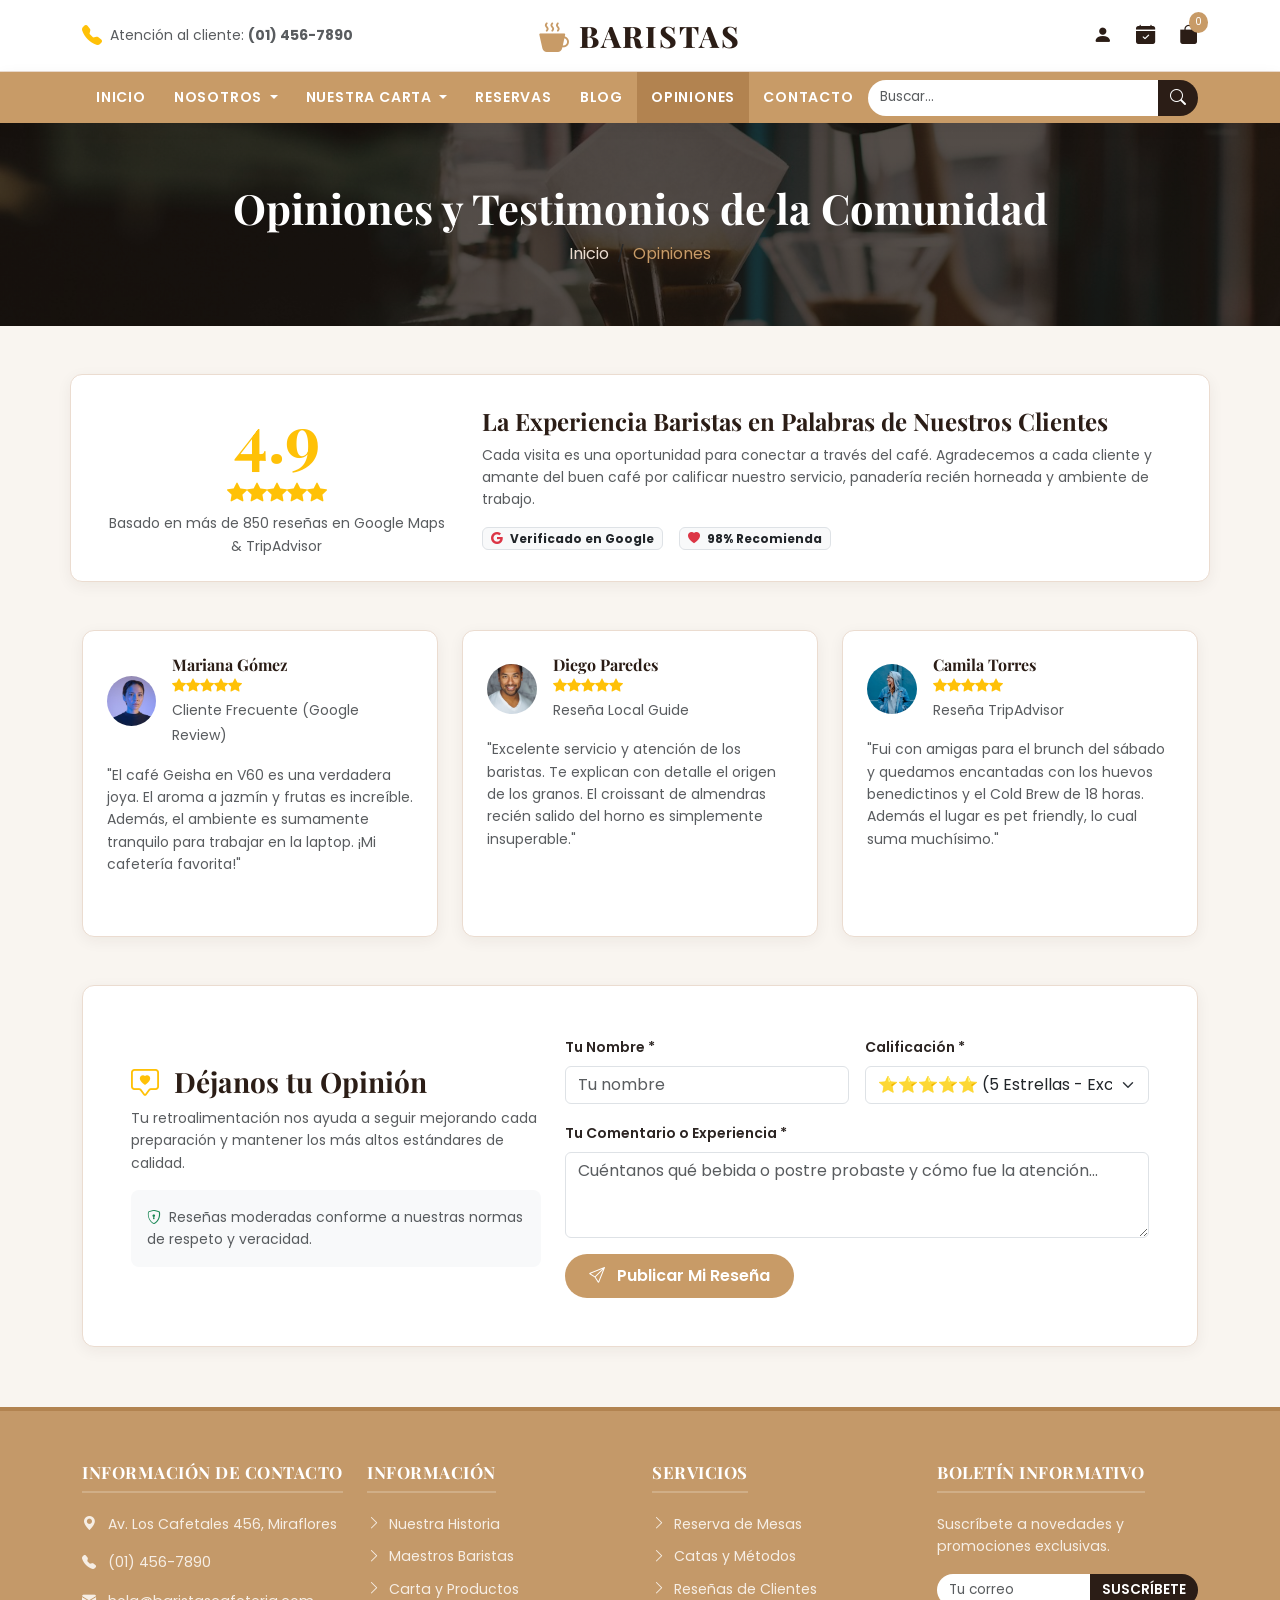
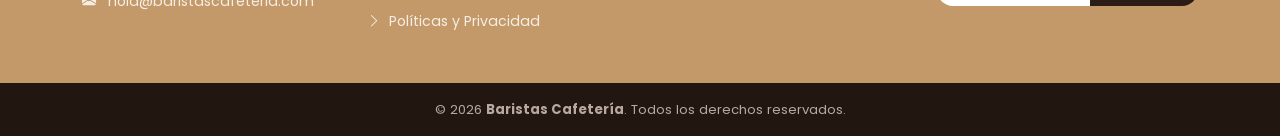
<file: opiniones.html>
<!DOCTYPE html>
<html lang="es">
<head>
  <meta charset="UTF-8">
  <meta name="viewport" content="width=device-width, initial-scale=1.0">
  <title>Opiniones y Testimonios | Baristas Cafetería</title>
  <meta name="description" content="Lee las opiniones y calificaciones de nuestros clientes en Google Maps y redes sociales. Comparte tu experiencia en Baristas.">
  
  <link href="https://cdn.jsdelivr.net/npm/bootstrap@5.3.3/dist/css/bootstrap.min.css" rel="stylesheet">
  <link rel="stylesheet" href="https://cdn.jsdelivr.net/npm/bootstrap-icons@1.11.3/font/bootstrap-icons.min.css">
  <!-- Fuentes tipográficas locales -->
  <link rel="stylesheet" href="assets/fonts/fonts.css">
  <link rel="stylesheet" href="css/style.css">
</head>
<body>

  <!-- CABECERA SUPERIOR -->
  <header class="top-header">
    <div class="container">
      <div class="row align-items-center">
        <div class="col-md-4 d-none d-md-flex align-items-center gap-2 text-muted small">
          <i class="bi bi-telephone-fill text-warning fs-5"></i>
          <span>Atención al cliente: <strong>(01) 456-7890</strong></span>
        </div>
        <div class="col-12 col-md-4 text-center">
          <a href="index.html" class="brand-logo text-decoration-none justify-content-center">
            <i class="bi bi-cup-hot-fill"></i> BARISTAS
          </a>
        </div>
        <div class="col-md-4 d-none d-md-flex justify-content-end align-items-center gap-4">
          <a href="contacto.html" class="header-icon-link" title="Mi Cuenta"><i class="bi bi-person-fill"></i></a>
          <a href="reservas.html" class="header-icon-link" title="Reservas"><i class="bi bi-calendar-check-fill"></i></a>
          <a href="menu-general.html" class="header-icon-link position-relative" title="Carrito de Pedidos">
            <i class="bi bi-bag-fill"></i>
            <span class="badge-cart">0</span>
          </a>
        </div>
      </div>
    </div>
  </header>

  <!-- BARRA DE NAVEGACIÓN -->
  <nav class="navbar navbar-expand-lg main-navbar sticky-top">
    <div class="container">
      <button class="navbar-toggler text-white border-0" type="button" data-bs-toggle="collapse" data-bs-target="#navbarMenu">
        <i class="bi bi-list fs-2"></i>
      </button>

      <div class="collapse navbar-collapse" id="navbarMenu">
        <ul class="navbar-nav me-auto mb-2 mb-lg-0">
          <li class="nav-item"><a class="nav-link" href="index.html">Inicio</a></li>
          
          <li class="nav-item dropdown">
            <a class="nav-link dropdown-toggle" href="#" role="button" data-bs-toggle="dropdown">
              Nosotros
            </a>
            <ul class="dropdown-menu">
              <li><a class="dropdown-item" href="sobre-nosotros.html"><i class="bi bi-book me-2"></i>Nuestra Historia</a></li>
              <li><a class="dropdown-item" href="equipo.html"><i class="bi bi-people me-2"></i>Baristas y Personal</a></li>
            </ul>
          </li>

          <li class="nav-item dropdown">
            <a class="nav-link dropdown-toggle" href="#" role="button" data-bs-toggle="dropdown">
              Nuestra Carta
            </a>
            <ul class="dropdown-menu">
              <li><a class="dropdown-item" href="menu-general.html"><i class="bi bi-card-list me-2"></i>Carta Completa</a></li>
              <li><a class="dropdown-item" href="especialidades-cafe.html"><i class="bi bi-cup-straw me-2"></i>Café de Especialidad</a></li>
              <li><a class="dropdown-item" href="reposteria-bakery.html"><i class="bi bi-cake2 me-2"></i>Panadería y Postres</a></li>
              <li><a class="dropdown-item" href="menu-ejecutivo-desayunos.html"><i class="bi bi-sun me-2"></i>Desayunos y Combos</a></li>
            </ul>
          </li>

          <li class="nav-item"><a class="nav-link" href="reservas.html">Reservas</a></li>
          <li class="nav-item"><a class="nav-link" href="blog.html">Blog</a></li>
          <li class="nav-item"><a class="nav-link active" href="opiniones.html">Opiniones</a></li>
          <li class="nav-item"><a class="nav-link" href="contacto.html">Contacto</a></li>
        </ul>

        <form class="d-flex search-input-group my-2 my-lg-0" role="search">
          <input class="form-control" type="search" placeholder="Buscar..." aria-label="Buscar">
          <button class="btn" type="submit"><i class="bi bi-search"></i></button>
        </form>
      </div>
    </div>
  </nav>

  <!-- ENCABEZADO DE PÁGINA -->
  <section class="page-header">
    <div class="container">
      <h1>Opiniones y Testimonios de la Comunidad</h1>
      <nav aria-label="breadcrumb">
        <ol class="breadcrumb">
          <li class="breadcrumb-item"><a href="index.html">Inicio</a></li>
          <li class="breadcrumb-item active" aria-current="page">Opiniones</li>
        </ol>
      </nav>
    </div>
  </section>

  <!-- CONTENIDO: RESEÑAS, SCORE GOOGLE Y FORMULARIO -->
  <main class="container my-5">
    
    <!-- Resumen de Calificación General (Google Maps Style) -->
    <div class="row align-items-center custom-card p-4 mb-5">
      <div class="col-md-4 text-center border-end-md">
        <h1 class="display-3 fw-bold text-warning mb-0">4.9</h1>
        <div class="text-warning fs-5 mb-1">
          <i class="bi bi-star-fill"></i><i class="bi bi-star-fill"></i><i class="bi bi-star-fill"></i><i class="bi bi-star-fill"></i><i class="bi bi-star-fill"></i>
        </div>
        <p class="text-muted small mb-0">Basado en más de 850 reseñas en Google Maps & TripAdvisor</p>
      </div>
      <div class="col-md-8 px-md-4 mt-3 mt-md-0">
        <h4 class="mb-2">La Experiencia Baristas en Palabras de Nuestros Clientes</h4>
        <p class="text-muted small">
          Cada visita es una oportunidad para conectar a través del café. Agradecemos a cada cliente y amante del buen café por calificar nuestro servicio, panadería recién horneada y ambiente de trabajo.
        </p>
        <div class="d-flex gap-3">
          <span class="badge bg-light text-dark border"><i class="bi bi-google text-danger me-1"></i> Verificado en Google</span>
          <span class="badge bg-light text-dark border"><i class="bi bi-heart-fill text-danger me-1"></i> 98% Recomienda</span>
        </div>
      </div>
    </div>

    <!-- Cuadrícula de Reseñas de Clientes -->
    <div class="row g-4 mb-5">
      
      <!-- Reseña 1 -->
      <div class="col-md-6 col-lg-4">
        <div class="review-card h-100">
          <div class="d-flex align-items-center gap-3 mb-3">
            <img src="assets/images/opiniones/cliente-mariana-gomez.jpg" alt="Cliente Mariana Gómez" class="review-author-img">
            <div>
              <h6 class="mb-0">Mariana Gómez</h6>
              <div class="text-warning small">
                <i class="bi bi-star-fill"></i><i class="bi bi-star-fill"></i><i class="bi bi-star-fill"></i><i class="bi bi-star-fill"></i><i class="bi bi-star-fill"></i>
              </div>
              <small class="text-muted">Cliente Frecuente (Google Review)</small>
            </div>
          </div>
          <p class="text-muted small">
            "El café Geisha en V60 es una verdadera joya. El aroma a jazmín y frutas es increíble. Además, el ambiente es sumamente tranquilo para trabajar en la laptop. ¡Mi cafetería favorita!"
          </p>
        </div>
      </div>

      <!-- Reseña 2 -->
      <div class="col-md-6 col-lg-4">
        <div class="review-card h-100">
          <div class="d-flex align-items-center gap-3 mb-3">
            <img src="assets/images/opiniones/cliente-diego-paredes.jpg" alt="Cliente Diego Paredes" class="review-author-img">
            <div>
              <h6 class="mb-0">Diego Paredes</h6>
              <div class="text-warning small">
                <i class="bi bi-star-fill"></i><i class="bi bi-star-fill"></i><i class="bi bi-star-fill"></i><i class="bi bi-star-fill"></i><i class="bi bi-star-fill"></i>
              </div>
              <small class="text-muted">Reseña Local Guide</small>
            </div>
          </div>
          <p class="text-muted small">
            "Excelente servicio y atención de los baristas. Te explican con detalle el origen de los granos. El croissant de almendras recién salido del horno es simplemente insuperable."
          </p>
        </div>
      </div>

      <!-- Reseña 3 -->
      <div class="col-md-6 col-lg-4">
        <div class="review-card h-100">
          <div class="d-flex align-items-center gap-3 mb-3">
            <img src="assets/images/opiniones/cliente-camila-torres.jpg" alt="Cliente Camila Torres" class="review-author-img">
            <div>
              <h6 class="mb-0">Camila Torres</h6>
              <div class="text-warning small">
                <i class="bi bi-star-fill"></i><i class="bi bi-star-fill"></i><i class="bi bi-star-fill"></i><i class="bi bi-star-fill"></i><i class="bi bi-star-fill"></i>
              </div>
              <small class="text-muted">Reseña TripAdvisor</small>
            </div>
          </div>
          <p class="text-muted small">
            "Fui con amigas para el brunch del sábado y quedamos encantadas con los huevos benedictinos y el Cold Brew de 18 horas. Además el lugar es pet friendly, lo cual suma muchísimo."
          </p>
        </div>
      </div>

    </div>

    <!-- Formulario para Dejar una Reseña -->
    <div class="custom-card p-4 p-md-5 mt-5">
      <div class="row align-items-center g-4">
        <div class="col-lg-5">
          <h3 class="mb-2"><i class="bi bi-chat-square-heart text-warning me-2"></i> Déjanos tu Opinión</h3>
          <p class="text-muted small">
            Tu retroalimentación nos ayuda a seguir mejorando cada preparación y mantener los más altos estándares de calidad.
          </p>
          <div class="p-3 bg-light rounded-3 small text-muted">
            <i class="bi bi-shield-lock text-success me-1"></i> Reseñas moderadas conforme a nuestras normas de respeto y veracidad.
          </div>
        </div>

        <div class="col-lg-7">
          <form id="formOpinion">
            <div class="row g-3">
              <div class="col-md-6">
                <label for="opNombre" class="form-label fw-semibold small">Tu Nombre *</label>
                <input type="text" class="form-control" id="opNombre" placeholder="Tu nombre" required>
              </div>
              <div class="col-md-6">
                <label for="opCalificacion" class="form-label fw-semibold small">Calificación *</label>
                <select class="form-select" id="opCalificacion" required>
                  <option value="5" selected>⭐⭐⭐⭐⭐ (5 Estrellas - Excelente)</option>
                  <option value="4">⭐⭐⭐⭐ (4 Estrellas - Muy Bueno)</option>
                  <option value="3">⭐⭐⭐ (3 Estrellas - Bueno)</option>
                  <option value="2">⭐⭐ (2 Estrellas - Regular)</option>
                  <option value="1">⭐ (1 Estrella - Por Mejorar)</option>
                </select>
              </div>
              <div class="col-12">
                <label for="opComentario" class="form-label fw-semibold small">Tu Comentario o Experiencia *</label>
                <textarea class="form-control" id="opComentario" rows="3" placeholder="Cuéntanos qué bebida o postre probaste y cómo fue la atención..." required></textarea>
              </div>
              <div class="col-12">
                <button type="submit" class="btn btn-coffee-primary">
                  <i class="bi bi-send me-1"></i> Publicar Mi Reseña
                </button>
              </div>
            </div>
          </form>
        </div>
      </div>
    </div>

  </main>

  <!-- FOOTER -->
  <footer class="main-footer">
    <div class="container">
      <div class="row g-4">
        <div class="col-12 col-md-6 col-lg-3">
          <h5>Información de Contacto</h5>
          <p><i class="bi bi-geo-alt-fill me-2"></i> Av. Los Cafetales 456, Miraflores</p>
          <p><i class="bi bi-telephone-fill me-2"></i> (01) 456-7890</p>
          <p><i class="bi bi-envelope-fill me-2"></i> hola@baristascafeteria.com</p>
        </div>
        <div class="col-12 col-md-6 col-lg-3">
          <h5>Información</h5>
          <ul>
            <li><a href="sobre-nosotros.html"><i class="bi bi-chevron-right me-1"></i> Nuestra Historia</a></li>
            <li><a href="equipo.html"><i class="bi bi-chevron-right me-1"></i> Maestros Baristas</a></li>
            <li><a href="menu-general.html"><i class="bi bi-chevron-right me-1"></i> Carta y Productos</a></li>
            <li><a href="politicas-privacidad.html"><i class="bi bi-chevron-right me-1"></i> Políticas y Privacidad</a></li>
          </ul>
        </div>
        <div class="col-12 col-md-6 col-lg-3">
          <h5>Servicios</h5>
          <ul>
            <li><a href="reservas.html"><i class="bi bi-chevron-right me-1"></i> Reserva de Mesas</a></li>
            <li><a href="especialidades-cafe.html"><i class="bi bi-chevron-right me-1"></i> Catas y Métodos</a></li>
            <li><a href="opiniones.html"><i class="bi bi-chevron-right me-1"></i> Reseñas de Clientes</a></li>
          </ul>
        </div>
        <div class="col-12 col-md-6 col-lg-3">
          <h5>Boletín Informativo</h5>
          <p>Suscríbete a novedades y promociones exclusivas.</p>
          <form class="newsletter-form mt-3">
            <div class="input-group">
              <input type="email" class="form-control" placeholder="Tu correo" required>
              <button class="btn btn-warning" type="submit">SUSCRÍBETE</button>
            </div>
          </form>
        </div>
      </div>
    </div>
    <div class="footer-bottom">
      <div class="container text-center">
        &copy; 2026 <strong>Baristas Cafetería</strong>. Todos los derechos reservados.
      </div>
    </div>
  </footer>

  <script src="https://cdn.jsdelivr.net/npm/bootstrap@5.3.3/dist/js/bootstrap.bundle.min.js"></script>
  <script src="js/script.js"></script>
</body>
</html>
</file>
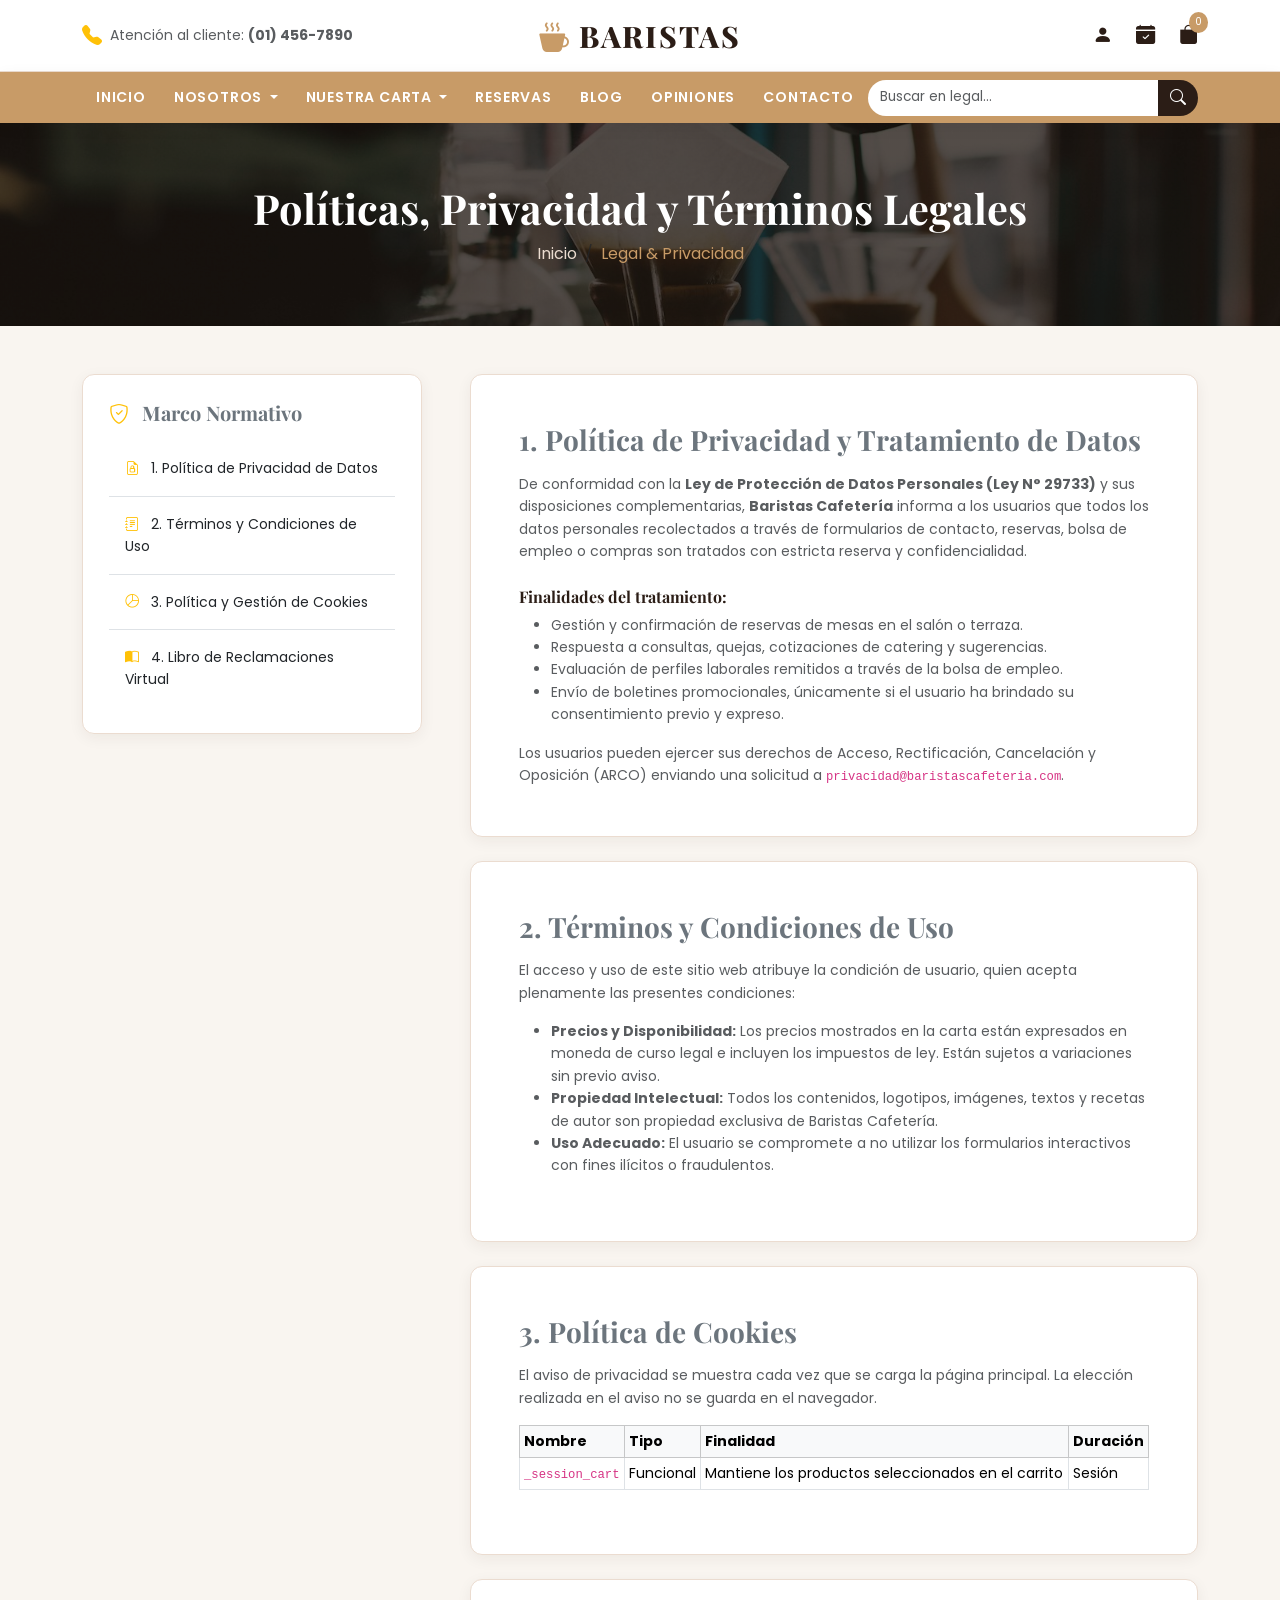
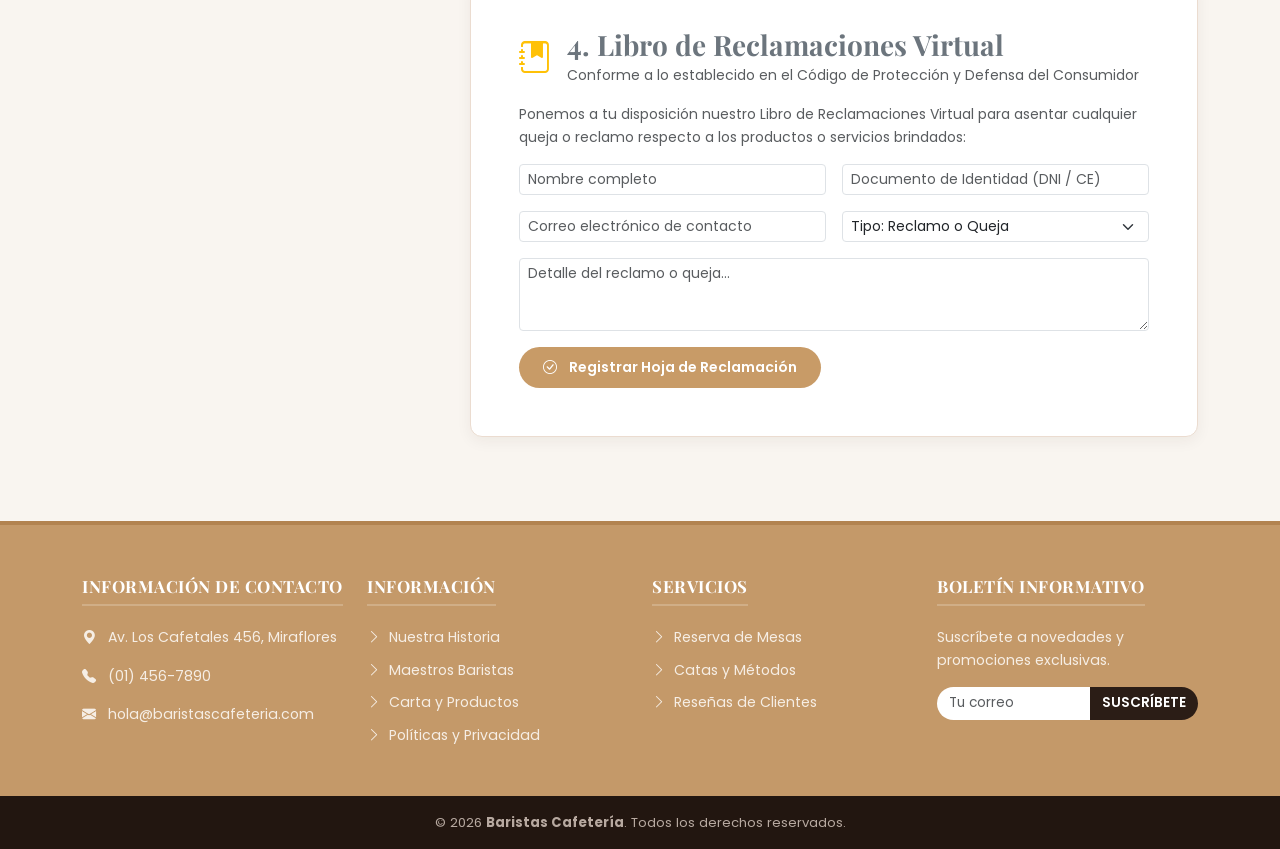
<file: politicas-privacidad.html>
<!DOCTYPE html>
<html lang="es">
<head>
  <meta charset="UTF-8">
  <meta name="viewport" content="width=device-width, initial-scale=1.0">
  <title>Políticas de Privacidad y Términos Legales | Baristas</title>
  <meta name="description" content="Información legal sobre el tratamiento de datos personales, política de cookies, términos de servicio y Libro de Reclamaciones virtual de Baristas.">
  
  <link href="https://cdn.jsdelivr.net/npm/bootstrap@5.3.3/dist/css/bootstrap.min.css" rel="stylesheet">
  <link rel="stylesheet" href="https://cdn.jsdelivr.net/npm/bootstrap-icons@1.11.3/font/bootstrap-icons.min.css">
  <!-- Fuentes tipográficas locales -->
  <link rel="stylesheet" href="assets/fonts/fonts.css">
  <link rel="stylesheet" href="css/style.css">
</head>
<body>

  <!-- CABECERA SUPERIOR -->
  <header class="top-header">
    <div class="container">
      <div class="row align-items-center">
        <div class="col-md-4 d-none d-md-flex align-items-center gap-2 text-muted small">
          <i class="bi bi-telephone-fill text-warning fs-5"></i>
          <span>Atención al cliente: <strong>(01) 456-7890</strong></span>
        </div>
        <div class="col-12 col-md-4 text-center">
          <a href="index.html" class="brand-logo text-decoration-none justify-content-center">
            <i class="bi bi-cup-hot-fill"></i> BARISTAS
          </a>
        </div>
        <div class="col-md-4 d-none d-md-flex justify-content-end align-items-center gap-4">
          <a href="contacto.html" class="header-icon-link" title="Mi Cuenta"><i class="bi bi-person-fill"></i></a>
          <a href="reservas.html" class="header-icon-link" title="Reservas"><i class="bi bi-calendar-check-fill"></i></a>
          <a href="menu-general.html" class="header-icon-link position-relative" title="Carrito de Pedidos">
            <i class="bi bi-bag-fill"></i>
            <span class="badge-cart">0</span>
          </a>
        </div>
      </div>
    </div>
  </header>

  <!-- BARRA DE NAVEGACIÓN -->
  <nav class="navbar navbar-expand-lg main-navbar sticky-top">
    <div class="container">
      <button class="navbar-toggler text-white border-0" type="button" data-bs-toggle="collapse" data-bs-target="#navbarMenu">
        <i class="bi bi-list fs-2"></i>
      </button>

      <div class="collapse navbar-collapse" id="navbarMenu">
        <ul class="navbar-nav me-auto mb-2 mb-lg-0">
          <li class="nav-item"><a class="nav-link" href="index.html">Inicio</a></li>
          
          <li class="nav-item dropdown">
            <a class="nav-link dropdown-toggle" href="#" role="button" data-bs-toggle="dropdown">
              Nosotros
            </a>
            <ul class="dropdown-menu">
              <li><a class="dropdown-item" href="sobre-nosotros.html"><i class="bi bi-book me-2"></i>Nuestra Historia</a></li>
              <li><a class="dropdown-item" href="equipo.html"><i class="bi bi-people me-2"></i>Baristas y Personal</a></li>
            </ul>
          </li>

          <li class="nav-item dropdown">
            <a class="nav-link dropdown-toggle" href="#" role="button" data-bs-toggle="dropdown">
              Nuestra Carta
            </a>
            <ul class="dropdown-menu">
              <li><a class="dropdown-item" href="menu-general.html"><i class="bi bi-card-list me-2"></i>Carta Completa</a></li>
              <li><a class="dropdown-item" href="especialidades-cafe.html"><i class="bi bi-cup-straw me-2"></i>Café de Especialidad</a></li>
              <li><a class="dropdown-item" href="reposteria-bakery.html"><i class="bi bi-cake2 me-2"></i>Panadería y Postres</a></li>
              <li><a class="dropdown-item" href="menu-ejecutivo-desayunos.html"><i class="bi bi-sun me-2"></i>Desayunos y Combos</a></li>
            </ul>
          </li>

          <li class="nav-item"><a class="nav-link" href="reservas.html">Reservas</a></li>
          <li class="nav-item"><a class="nav-link" href="blog.html">Blog</a></li>
          <li class="nav-item"><a class="nav-link" href="opiniones.html">Opiniones</a></li>
          <li class="nav-item"><a class="nav-link" href="contacto.html">Contacto</a></li>
        </ul>

        <form class="d-flex search-input-group my-2 my-lg-0" role="search">
          <input class="form-control" type="search" placeholder="Buscar en legal..." aria-label="Buscar">
          <button class="btn" type="submit"><i class="bi bi-search"></i></button>
        </form>
      </div>
    </div>
  </nav>

  <!-- ENCABEZADO DE PÁGINA -->
  <section class="page-header">
    <div class="container">
      <h1>Políticas, Privacidad y Términos Legales</h1>
      <nav aria-label="breadcrumb">
        <ol class="breadcrumb">
          <li class="breadcrumb-item"><a href="index.html">Inicio</a></li>
          <li class="breadcrumb-item active" aria-current="page">Legal & Privacidad</li>
        </ol>
      </nav>
    </div>
  </section>

  <!-- CONTENIDO: POLÍTICAS DE PRIVACIDAD, COOKIES Y LIBRO DE RECLAMACIONES -->
  <main class="container my-5">
    
    <div class="row g-5">
      
      <!-- Navegación lateral de Secciones Legales -->
      <div class="col-lg-4">
        <div class="custom-card sticky-top" style="top: 100px;">
          <h5 class="mb-3 text-secondary"><i class="bi bi-shield-check text-warning me-2"></i> Marco Normativo</h5>
          <div class="list-group list-group-flush small">
            <a href="#privacidad" class="list-group-item list-group-item-action py-3"><i class="bi bi-file-earmark-lock me-2 text-warning"></i> 1. Política de Privacidad de Datos</a>
            <a href="#terminos" class="list-group-item list-group-item-action py-3"><i class="bi bi-journal-text me-2 text-warning"></i> 2. Términos y Condiciones de Uso</a>
            <a href="#cookies" class="list-group-item list-group-item-action py-3"><i class="bi bi-pie-chart me-2 text-warning"></i> 3. Política y Gestión de Cookies</a>
            <a href="#reclamaciones" class="list-group-item list-group-item-action py-3"><i class="bi bi-book-half me-2 text-warning"></i> 4. Libro de Reclamaciones Virtual</a>
          </div>
        </div>
      </div>

      <!-- Detalle Legal Completo -->
      <div class="col-lg-8">
        
        <!-- 1. Privacidad -->
        <section id="privacidad" class="custom-card p-4 p-md-5 mb-4">
          <h3 class="mb-3 text-secondary">1. Política de Privacidad y Tratamiento de Datos</h3>
          <p class="text-muted small">
            De conformidad con la <strong>Ley de Protección de Datos Personales (Ley N° 29733)</strong> y sus disposiciones complementarias, <strong>Baristas Cafetería</strong> informa a los usuarios que todos los datos personales recolectados a través de formularios de contacto, reservas, bolsa de empleo o compras son tratados con estricta reserva y confidencialidad.
          </p>
          <h6 class="fw-bold mt-4 mb-2">Finalidades del tratamiento:</h6>
          <ul class="text-muted small">
            <li>Gestión y confirmación de reservas de mesas en el salón o terraza.</li>
            <li>Respuesta a consultas, quejas, cotizaciones de catering y sugerencias.</li>
            <li>Evaluación de perfiles laborales remitidos a través de la bolsa de empleo.</li>
            <li>Envío de boletines promocionales, únicamente si el usuario ha brindado su consentimiento previo y expreso.</li>
          </ul>
          <p class="text-muted small mb-0">
            Los usuarios pueden ejercer sus derechos de Acceso, Rectificación, Cancelación y Oposición (ARCO) enviando una solicitud a <code>privacidad@baristascafeteria.com</code>.
          </p>
        </section>

        <!-- 2. Términos y Condiciones -->
        <section id="terminos" class="custom-card p-4 p-md-5 mb-4">
          <h3 class="mb-3 text-secondary">2. Términos y Condiciones de Uso</h3>
          <p class="text-muted small">
            El acceso y uso de este sitio web atribuye la condición de usuario, quien acepta plenamente las presentes condiciones:
          </p>
          <ul class="text-muted small">
            <li><strong>Precios y Disponibilidad:</strong> Los precios mostrados en la carta están expresados en moneda de curso legal e incluyen los impuestos de ley. Están sujetos a variaciones sin previo aviso.</li>
            <li><strong>Propiedad Intelectual:</strong> Todos los contenidos, logotipos, imágenes, textos y recetas de autor son propiedad exclusiva de Baristas Cafetería.</li>
            <li><strong>Uso Adecuado:</strong> El usuario se compromete a no utilizar los formularios interactivos con fines ilícitos o fraudulentos.</li>
          </ul>
        </section>

        <!-- 3. Cookies -->
        <section id="cookies" class="custom-card p-4 p-md-5 mb-4">
          <h3 class="mb-3 text-secondary">3. Política de Cookies</h3>
          <p class="text-muted small">
            El aviso de privacidad se muestra cada vez que se carga la página principal. La elección realizada en el aviso no se guarda en el navegador.
          </p>
          <div class="table-responsive">
            <table class="table table-bordered table-sm small">
              <thead class="table-light">
                <tr>
                  <th>Nombre</th>
                  <th>Tipo</th>
                  <th>Finalidad</th>
                  <th>Duración</th>
                </tr>
              </thead>
              <tbody>
                <tr>
                  <td><code>_session_cart</code></td>
                  <td>Funcional</td>
                  <td>Mantiene los productos seleccionados en el carrito</td>
                  <td>Sesión</td>
                </tr>
              </tbody>
            </table>
          </div>
        </section>

        <!-- 4. Libro de Reclamaciones Virtual -->
        <section id="reclamaciones" class="custom-card p-4 p-md-5">
          <div class="d-flex align-items-center gap-3 mb-3">
            <i class="bi bi-journal-bookmark-fill text-warning fs-2"></i>
            <div>
              <h3 class="mb-0 text-secondary">4. Libro de Reclamaciones Virtual</h3>
              <small class="text-muted">Conforme a lo establecido en el Código de Protección y Defensa del Consumidor</small>
            </div>
          </div>
          <p class="text-muted small">
            Ponemos a tu disposición nuestro Libro de Reclamaciones Virtual para asentar cualquier queja o reclamo respecto a los productos o servicios brindados:
          </p>
          <form onsubmit="event.preventDefault(); alert('Reclamo registrado con código de seguimiento #REC-2026-0842. Se le enviará una copia a su correo.'); this.reset();">
            <div class="row g-3">
              <div class="col-md-6">
                <input type="text" class="form-control form-control-sm" placeholder="Nombre completo" required>
              </div>
              <div class="col-md-6">
                <input type="text" class="form-control form-control-sm" placeholder="Documento de Identidad (DNI / CE)" required>
              </div>
              <div class="col-md-6">
                <input type="email" class="form-control form-control-sm" placeholder="Correo electrónico de contacto" required>
              </div>
              <div class="col-md-6">
                <select class="form-select form-select-sm" required>
                  <option value="">Tipo: Reclamo o Queja</option>
                  <option value="Reclamo">Reclamo (Disconformidad con producto/servicio)</option>
                  <option value="Queja">Queja (Disconformidad con atención al cliente)</option>
                </select>
              </div>
              <div class="col-12">
                <textarea class="form-control form-control-sm" rows="3" placeholder="Detalle del reclamo o queja..." required></textarea>
              </div>
              <div class="col-12">
                <button type="submit" class="btn btn-coffee-primary btn-sm"><i class="bi bi-check-circle me-1"></i> Registrar Hoja de Reclamación</button>
              </div>
            </div>
          </form>
        </section>

      </div>

    </div>

  </main>

  <!-- FOOTER -->
  <footer class="main-footer">
    <div class="container">
      <div class="row g-4">
        <div class="col-12 col-md-6 col-lg-3">
          <h5>Información de Contacto</h5>
          <p><i class="bi bi-geo-alt-fill me-2"></i> Av. Los Cafetales 456, Miraflores</p>
          <p><i class="bi bi-telephone-fill me-2"></i> (01) 456-7890</p>
          <p><i class="bi bi-envelope-fill me-2"></i> hola@baristascafeteria.com</p>
        </div>
        <div class="col-12 col-md-6 col-lg-3">
          <h5>Información</h5>
          <ul>
            <li><a href="sobre-nosotros.html"><i class="bi bi-chevron-right me-1"></i> Nuestra Historia</a></li>
            <li><a href="equipo.html"><i class="bi bi-chevron-right me-1"></i> Maestros Baristas</a></li>
            <li><a href="menu-general.html"><i class="bi bi-chevron-right me-1"></i> Carta y Productos</a></li>
            <li><a href="politicas-privacidad.html"><i class="bi bi-chevron-right me-1"></i> Políticas y Privacidad</a></li>
          </ul>
        </div>
        <div class="col-12 col-md-6 col-lg-3">
          <h5>Servicios</h5>
          <ul>
            <li><a href="reservas.html"><i class="bi bi-chevron-right me-1"></i> Reserva de Mesas</a></li>
            <li><a href="especialidades-cafe.html"><i class="bi bi-chevron-right me-1"></i> Catas y Métodos</a></li>
            <li><a href="opiniones.html"><i class="bi bi-chevron-right me-1"></i> Reseñas de Clientes</a></li>
          </ul>
        </div>
        <div class="col-12 col-md-6 col-lg-3">
          <h5>Boletín Informativo</h5>
          <p>Suscríbete a novedades y promociones exclusivas.</p>
          <form class="newsletter-form mt-3">
            <div class="input-group">
              <input type="email" class="form-control" placeholder="Tu correo" required>
              <button class="btn btn-warning" type="submit">SUSCRÍBETE</button>
            </div>
          </form>
        </div>
      </div>
    </div>
    <div class="footer-bottom">
      <div class="container text-center">
        &copy; 2026 <strong>Baristas Cafetería</strong>. Todos los derechos reservados.
      </div>
    </div>
  </footer>

  <script src="https://cdn.jsdelivr.net/npm/bootstrap@5.3.3/dist/js/bootstrap.bundle.min.js"></script>
  <script src="js/script.js"></script>
</body>
</html>
</file>
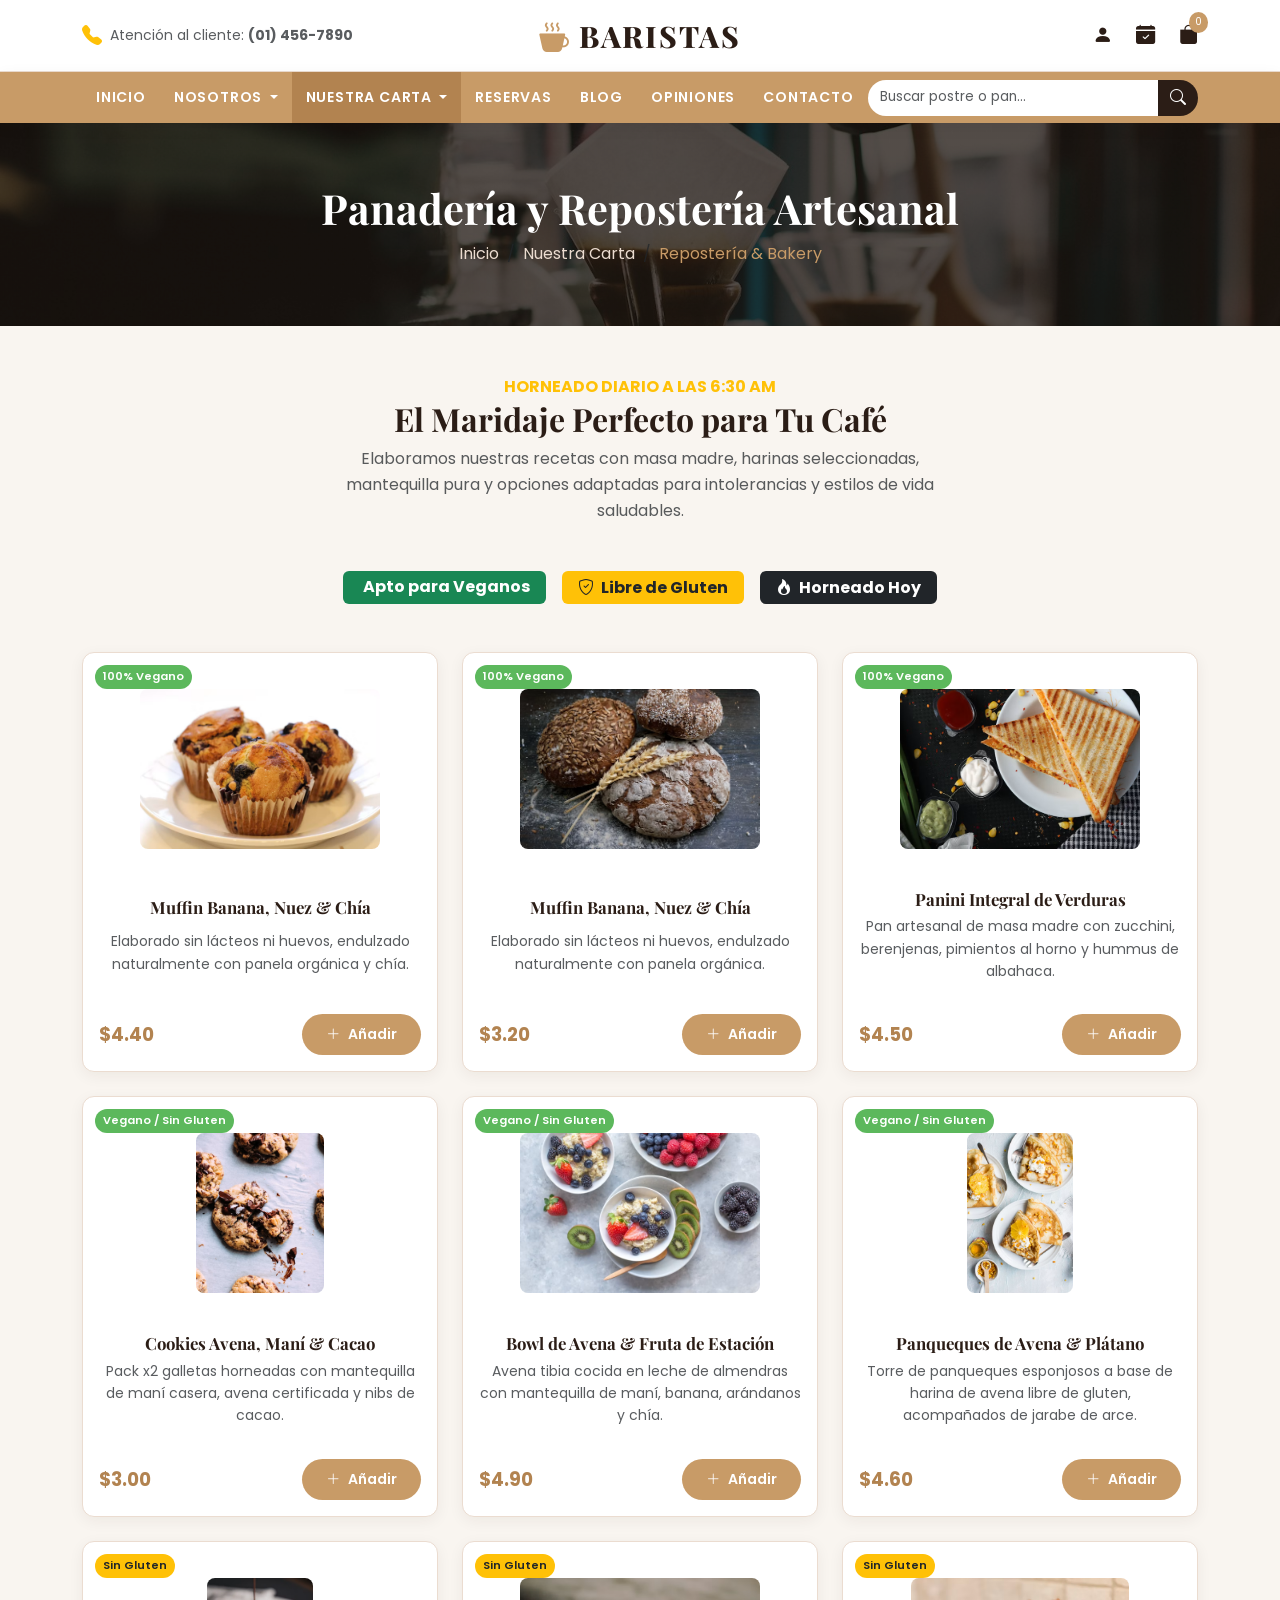
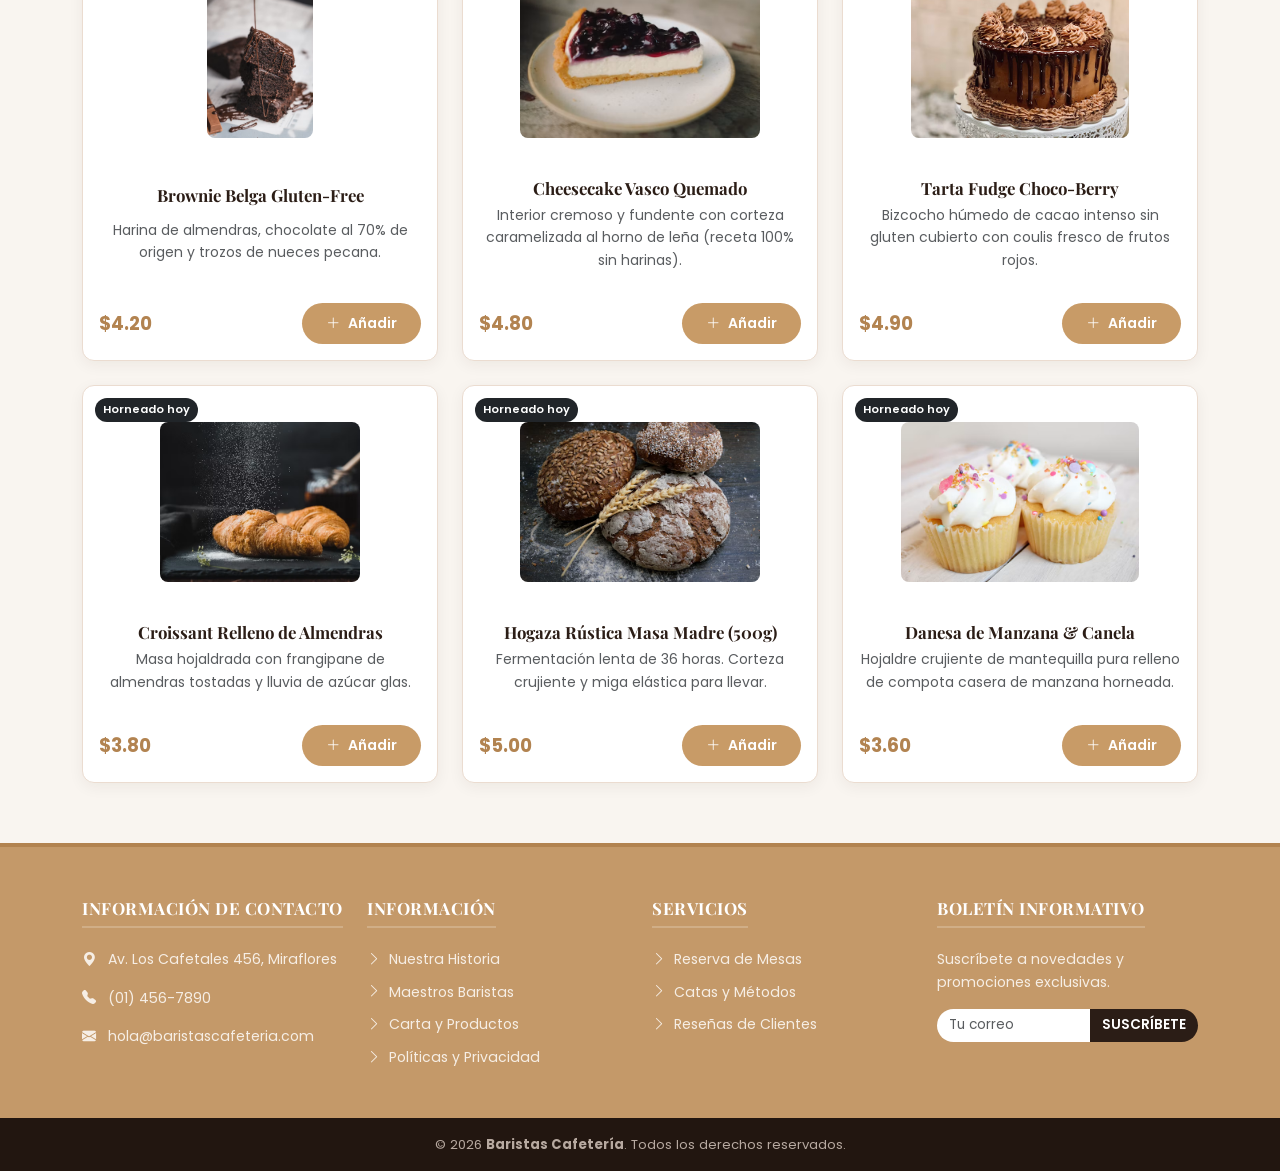
<file: reposteria-bakery.html>
<!DOCTYPE html>
<html lang="es">
<head>
  <meta charset="UTF-8">
  <meta name="viewport" content="width=device-width, initial-scale=1.0">
  <title>Panadería y Repostería Artesanal | Baristas Bakery</title>
  <meta name="description" content="Descubre nuestros productos horneados diariamente: croissants franceses, tortas artesanales, galletas y opciones veganas y libres de gluten.">
  
  <link href="https://cdn.jsdelivr.net/npm/bootstrap@5.3.3/dist/css/bootstrap.min.css" rel="stylesheet">
  <link rel="stylesheet" href="https://cdn.jsdelivr.net/npm/bootstrap-icons@1.11.3/font/bootstrap-icons.min.css">
  <!-- Fuentes tipográficas locales -->
  <link rel="stylesheet" href="assets/fonts/fonts.css">
  <link rel="stylesheet" href="css/style.css">
</head>
<body>

  <!-- CABECERA SUPERIOR -->
  <header class="top-header">
    <div class="container">
      <div class="row align-items-center">
        <div class="col-md-4 d-none d-md-flex align-items-center gap-2 text-muted small">
          <i class="bi bi-telephone-fill text-warning fs-5"></i>
          <span>Atención al cliente: <strong>(01) 456-7890</strong></span>
        </div>
        <div class="col-12 col-md-4 text-center">
          <a href="index.html" class="brand-logo text-decoration-none justify-content-center">
            <i class="bi bi-cup-hot-fill"></i> BARISTAS
          </a>
        </div>
        <div class="col-md-4 d-none d-md-flex justify-content-end align-items-center gap-4">
          <a href="contacto.html" class="header-icon-link" title="Mi Cuenta"><i class="bi bi-person-fill"></i></a>
          <a href="reservas.html" class="header-icon-link" title="Reservas"><i class="bi bi-calendar-check-fill"></i></a>
          <a href="menu-general.html" class="header-icon-link position-relative" title="Carrito de Pedidos">
            <i class="bi bi-bag-fill"></i>
            <span class="badge-cart">0</span>
          </a>
        </div>
      </div>
    </div>
  </header>

  <!-- BARRA DE NAVEGACIÓN -->
  <nav class="navbar navbar-expand-lg main-navbar sticky-top">
    <div class="container">
      <button class="navbar-toggler text-white border-0" type="button" data-bs-toggle="collapse" data-bs-target="#navbarMenu">
        <i class="bi bi-list fs-2"></i>
      </button>

      <div class="collapse navbar-collapse" id="navbarMenu">
        <ul class="navbar-nav me-auto mb-2 mb-lg-0">
          <li class="nav-item"><a class="nav-link" href="index.html">Inicio</a></li>
          
          <li class="nav-item dropdown">
            <a class="nav-link dropdown-toggle" href="#" role="button" data-bs-toggle="dropdown">
              Nosotros
            </a>
            <ul class="dropdown-menu">
              <li><a class="dropdown-item" href="sobre-nosotros.html"><i class="bi bi-book me-2"></i>Nuestra Historia</a></li>
              <li><a class="dropdown-item" href="equipo.html"><i class="bi bi-people me-2"></i>Baristas y Personal</a></li>
            </ul>
          </li>

          <li class="nav-item dropdown">
            <a class="nav-link dropdown-toggle active" href="#" role="button" data-bs-toggle="dropdown">
              Nuestra Carta
            </a>
            <ul class="dropdown-menu">
              <li><a class="dropdown-item" href="menu-general.html"><i class="bi bi-card-list me-2"></i>Carta Completa</a></li>
              <li><a class="dropdown-item" href="especialidades-cafe.html"><i class="bi bi-cup-straw me-2"></i>Café de Especialidad</a></li>
              <li><a class="dropdown-item active" href="reposteria-bakery.html"><i class="bi bi-cake2 me-2"></i>Panadería y Postres</a></li>
              <li><a class="dropdown-item" href="menu-ejecutivo-desayunos.html"><i class="bi bi-sun me-2"></i>Desayunos y Combos</a></li>
            </ul>
          </li>

          <li class="nav-item"><a class="nav-link" href="reservas.html">Reservas</a></li>
          <li class="nav-item"><a class="nav-link" href="blog.html">Blog</a></li>
          <li class="nav-item"><a class="nav-link" href="opiniones.html">Opiniones</a></li>
          <li class="nav-item"><a class="nav-link" href="contacto.html">Contacto</a></li>
        </ul>

        <form class="d-flex search-input-group my-2 my-lg-0" role="search">
          <input class="form-control" type="search" placeholder="Buscar postre o pan..." aria-label="Buscar">
          <button class="btn" type="submit"><i class="bi bi-search"></i></button>
        </form>
      </div>
    </div>
  </nav>

  <!-- ENCABEZADO DE PÁGINA -->
  <section class="page-header">
    <div class="container">
      <h1 class="text-white">Panadería y Repostería Artesanal</h1>
      <nav aria-label="breadcrumb">
        <ol class="breadcrumb">
          <li class="breadcrumb-item"><a href="index.html">Inicio</a></li>
          <li class="breadcrumb-item"><a href="menu-general.html">Nuestra Carta</a></li>
          <li class="breadcrumb-item active" aria-current="page">Repostería & Bakery</li>
        </ol>
      </nav>
    </div>
  </section>

  <!-- CONTENIDO: CATÁLOGO DE BAKERY -->
  <main class="container my-5">
    
    <div class="text-center mb-5">
      <span class="text-uppercase fw-bold text-warning letter-spacing-1">Horneado Diario a las 6:30 AM</span>
      <h2 class="mb-2">El Maridaje Perfecto para Tu Café</h2>
      <p class="text-muted" style="max-width: 650px; margin: 0 auto;">
        Elaboramos nuestras recetas con masa madre, harinas seleccionadas, mantequilla pura y opciones adaptadas para intolerancias y estilos de vida saludables.
      </p>
    </div>

    <!-- Filtros visuales / Guía de Dietas -->
    <div class="d-flex justify-content-center flex-wrap gap-3 mb-5">
      <span class="badge bg-success px-3 py-2 fs-6"><i class="bi bi-leaf me-1"></i> Apto para Veganos</span>
      <span class="badge bg-warning text-dark px-3 py-2 fs-6"><i class="bi bi-shield-check me-1"></i> Libre de Gluten</span>
      <span class="badge bg-dark px-3 py-2 fs-6"><i class="bi bi-fire me-1"></i> Horneado Hoy</span>
    </div>

    <div class="row g-4 mb-5">
      
      <!-- Producto 1 (Vegano) -->
      <div class="col-md-6 col-lg-4">
        <div class="product-card">
          <span class="badge-tag badge-vegan">100% Vegano</span>
          <div class="product-image-container" style="height: 200px;">
            <img src="assets/images/reposteria-bakery/r1.jpg" alt="Muffin Banana, Nuez & Chía">
           </div>
          <h5 class="product-title mt-2">Muffin Banana, Nuez & Chía</h5>
          <p class="text-muted small">Elaborado sin lácteos ni huevos, endulzado naturalmente con panela orgánica y chía.</p>
          <div class="d-flex justify-content-between align-items-center mt-3">
            <span class="product-price">$4.40</span>
            <button class="btn btn-sm btn-coffee-primary btn-add-cart" data-name="Muffin Vegano"><i class="bi bi-plus-lg"></i> Añadir</button>
          </div>
        </div>
      </div>

      <!-- Producto 2 (Vegano) -->
      <div class="col-md-6 col-lg-4">
        <div class="product-card">
          <span class="badge-tag badge-vegan">100% Vegano</span>
          <div class="product-image-container" style="height: 200px;">
            <img src="assets/images/reposteria-bakery/r2.jpg" alt="Muffin de Plátano y Nuez">
          </div>
          <h5 class="product-title mt-2">Muffin Banana, Nuez & Chía</h5>
          <p class="text-muted small">Elaborado sin lácteos ni huevos, endulzado naturalmente con panela orgánica.</p>
          <div class="d-flex justify-content-between align-items-center mt-3">
            <span class="product-price">$3.20</span>
            <button class="btn btn-sm btn-coffee-primary btn-add-cart" data-name="Muffin Vegano"><i class="bi bi-plus-lg"></i> Añadir</button>
          </div>
        </div>
      </div>

      <!-- Producto 3 (Vegano) -->
      <div class="col-md-6 col-lg-4">
        <div class="product-card">
          <span class="badge-tag badge-vegan">100% Vegano</span>
          <div class="product-image-container" style="height: 200px;">
            <img src="assets/images/reposteria-bakery/r3.jpg" alt="Panini Integral Vegano">
          </div>
           <h5 class="product-title mt-2">Panini Integral de Verduras</h5>
           <p class="text-muted small">Pan artesanal de masa madre con zucchini, berenjenas, pimientos al horno y hummus de albahaca.</p>
          <div class="d-flex justify-content-between align-items-center mt-3">
            <span class="product-price">$4.50</span>
            <button class="btn btn-sm btn-coffee-primary btn-add-cart" data-name="Panini Vegano"><i class="bi bi-plus-lg"></i> Añadir</button>
          </div>
        </div>
      </div>

      <!-- Producto 4 (Vegano / Sin Gluten) -->
      <div class="col-md-6 col-lg-4">
        <div class="product-card">
          <span class="badge-tag badge-vegan">Vegano / Sin Gluten</span>
          <div class="product-image-container" style="height: 200px;">
            <img src="assets/images/reposteria-bakery/r4.jpg" alt="Cookies Avena, Maní & Cacao">
          </div>
           <h5 class="product-title mt-2">Cookies Avena, Maní & Cacao</h5>
           <p class="text-muted small">Pack x2 galletas horneadas con mantequilla de maní casera, avena certificada y nibs de cacao.</p>
          <div class="d-flex justify-content-between align-items-center mt-3">
            <span class="product-price">$3.00</span>
            <button class="btn btn-sm btn-coffee-primary btn-add-cart" data-name="Cookies Avena & Cacao"><i class="bi bi-plus-lg"></i> Añadir</button>
          </div>
        </div>
      </div>

      <!-- Producto 5 (Vegano / Sin Gluten) -->
      <div class="col-md-6 col-lg-4">
        <div class="product-card">
          <span class="badge-tag badge-vegan">Vegano / Sin Gluten</span>
          <div class="product-image-container" style="height: 200px;">
            <img src="assets/images/reposteria-bakery/r5.jpg" alt="Bowl de Avena">
          </div>
           <h5 class="product-title mt-2">Bowl de Avena & Fruta de Estación</h5>
           <p class="text-muted small">Avena tibia cocida en leche de almendras con mantequilla de maní, banana, arándanos y chía.</p>
          <div class="d-flex justify-content-between align-items-center mt-3">
            <span class="product-price">$4.90</span>
            <button class="btn btn-sm btn-coffee-primary btn-add-cart" data-name="Bowl de Avena"><i class="bi bi-plus-lg"></i> Añadir</button>
          </div>
        </div>
      </div>
      
      <!-- Producto 6 (Vegano / Sin Gluten)-->
      <div class="col-md-6 col-lg-4">
        <div class="product-card">
          <span class="badge-tag badge-vegan">Vegano / Sin Gluten</span>
          <div class="product-image-container" style="height: 200px;">
            <img src="assets/images/reposteria-bakery/r6.jpg" alt="Panqueques de Avena">
          </div>
          <h5 class="product-title mt-2">Panqueques de Avena & Plátano</h5>
          <p class="text-muted small">Torre de panqueques esponjosos a base de harina de avena libre de gluten, acompañados de jarabe de arce.</p>
          <div class="d-flex justify-content-between align-items-center mt-3">
           <span class="product-price">$4.60</span>
           <button class="btn btn-sm btn-coffee-primary btn-add-cart" data-name="Panqueques de Avena"><i class="bi bi-plus-lg"></i> Añadir</button>
          </div>
        </div>
      </div>

      <!-- Producto 7 (Sin Gluten)-->
       <div class="col-md-6 col-lg-4">
        <div class="product-card">
          <span class="badge-tag bg-warning text-dark">Sin Gluten</span>
          <div class="product-image-container" style="height: 200px;">
            <img src="assets/images/reposteria-bakery/r7.jpg"Brownie Belga Gluten-Free">
          </div>
          <h5 class="product-title mt-2">Brownie Belga Gluten-Free</h5>
          <p class="text-muted small">Harina de almendras, chocolate al 70% de origen y trozos de nueces pecana.</p>
          <div class="d-flex justify-content-between align-items-center mt-3">
           <span class="product-price">$4.20</span>
           <button class="btn btn-sm btn-coffee-primary btn-add-cart" data-name="Brownie Gluten-Free"><i class="bi bi-plus-lg"></i> Añadir</button>
          </div>
        </div>
      </div>
      
      <!-- Producto 8 (Sin Gluten)-->
       <div class="col-md-6 col-lg-4">
        <div class="product-card">
          <span class="badge-tag bg-warning text-dark">Sin Gluten</span>
          <div class="product-image-container" style="height: 200px;">
            <img src="assets/images/reposteria-bakery/r8.jpg" alt="Cheesecake Vasco Quemado">
          </div>
          <h5 class="product-title mt-2">Cheesecake Vasco Quemado</h5>
          <p class="text-muted small">Interior cremoso y fundente con corteza caramelizada al horno de leña (receta 100% sin harinas).</p>
          <div class="d-flex justify-content-between align-items-center mt-3">
            <span class="product-price">$4.80</span>
            <button class="btn btn-sm btn-coffee-primary btn-add-cart" data-name="Cheesecake Vasco"><i class="bi bi-plus-lg"></i> Añadir</button>
          </div>
        </div>
      </div>

      <!-- Producto 9 (Sin Gluten)-->
       <div class="col-md-6 col-lg-4">
        <div class="product-card">
          <span class="badge-tag bg-warning text-dark">Sin Gluten</span>
          <div class="product-image-container" style="height: 200px;">
            <img src="assets/images/reposteria-bakery/r9.jpg" alt="Tarta Fudge Choco-Berry">
          </div>
          <h5 class="product-title mt-2">Tarta Fudge Choco-Berry</h5>
          <p class="text-muted small">Bizcocho húmedo de cacao intenso sin gluten cubierto con coulis fresco de frutos rojos.</p>
          <div class="d-flex justify-content-between align-items-center mt-3">
            <span class="product-price">$4.90</span>
            <button class="btn btn-sm btn-coffee-primary btn-add-cart" data-name="Tarta Choco-Berry"><i class="bi bi-plus-lg"></i> Añadir</button>
          </div>
        </div>
      </div>

      <!-- Producto 10 (Horneado hoy)-->
       <div class="col-md-6 col-lg-4">
        <div class="product-card">
          <span class="badge-tag bg-dark text-white">Horneado hoy</span>
          <div class="product-image-container" style="height: 200px;">
            <img src="assets/images/reposteria-bakery/r10.jpg" alt="Croissant Relleno de Almendras">
          </div>
          <h5 class="product-title mt-2">Croissant Relleno de Almendras</h5>
          <p class="text-muted small">Masa hojaldrada con frangipane de almendras tostadas y lluvia de azúcar glas.</p>
          <div class="d-flex justify-content-between align-items-center mt-3">
            <span class="product-price">$3.80</span>
            <button class="btn btn-sm btn-coffee-primary btn-add-cart" data-name="Croissant de Almendras"><i class="bi bi-plus-lg"></i> Añadir</button>
          </div>
        </div>
      </div>

      <!-- Producto 11 (Horneado hoy)-->
       <div class="col-md-6 col-lg-4">
        <div class="product-card">
          <span class="badge-tag bg-dark text-white">Horneado hoy</span>
          <div class="product-image-container" style="height: 200px;">
            <img src="assets/images/reposteria-bakery/r11.jpg" alt="Hogaza Rústica Masa Madre">
          </div>
          <h5 class="product-title mt-2">Hogaza Rústica Masa Madre (500g)</h5>
          <p class="text-muted small">Fermentación lenta de 36 horas. Corteza crujiente y miga elástica para llevar.</p>
          <div class="d-flex justify-content-between align-items-center mt-3">
            <span class="product-price">$5.00</span>
            <button class="btn btn-sm btn-coffee-primary btn-add-cart" data-name="Hogaza Masa Madre"><i class="bi bi-plus-lg"></i> Añadir</button>
          </div>
        </div>
      </div>

      <!-- Producto 12 (Horneado hoy)-->
       <div class="col-md-6 col-lg-4">
        <div class="product-card">
          <span class="badge-tag bg-dark text-white">Horneado hoy</span>
          <div class="product-image-container" style="height: 200px;">
            <img src="assets/images/reposteria-bakery/r12.jpg" alt="Danesa de Manzana & Canela">
          </div>
          <h5 class="product-title mt-2">Danesa de Manzana & Canela</h5>
          <p class="text-muted small">Hojaldre crujiente de mantequilla pura relleno de compota casera de manzana horneada.</p>
          <div class="d-flex justify-content-between align-items-center mt-3">
            <span class="product-price">$3.60</span>
            <button class="btn btn-sm btn-coffee-primary btn-add-cart" data-name="Danesa de Manzana"><i class="bi bi-plus-lg"></i> Añadir</button>
          </div>
        </div>
      </div> 

    </div>

  </main>

  <!-- FOOTER -->
  <footer class="main-footer">
    <div class="container">
      <div class="row g-4">
        <div class="col-12 col-md-6 col-lg-3">
          <h5>Información de Contacto</h5>
          <p><i class="bi bi-geo-alt-fill me-2"></i> Av. Los Cafetales 456, Miraflores</p>
          <p><i class="bi bi-telephone-fill me-2"></i> (01) 456-7890</p>
          <p><i class="bi bi-envelope-fill me-2"></i> hola@baristascafeteria.com</p>
        </div>
        <div class="col-12 col-md-6 col-lg-3">
          <h5>Información</h5>
          <ul>
            <li><a href="sobre-nosotros.html"><i class="bi bi-chevron-right me-1"></i> Nuestra Historia</a></li>
            <li><a href="equipo.html"><i class="bi bi-chevron-right me-1"></i> Maestros Baristas</a></li>
            <li><a href="menu-general.html"><i class="bi bi-chevron-right me-1"></i> Carta y Productos</a></li>
            <li><a href="politicas-privacidad.html"><i class="bi bi-chevron-right me-1"></i> Políticas y Privacidad</a></li>
          </ul>
        </div>
        <div class="col-12 col-md-6 col-lg-3">
          <h5>Servicios</h5>
          <ul>
            <li><a href="reservas.html"><i class="bi bi-chevron-right me-1"></i> Reserva de Mesas</a></li>
            <li><a href="especialidades-cafe.html"><i class="bi bi-chevron-right me-1"></i> Catas y Métodos</a></li>
            <li><a href="opiniones.html"><i class="bi bi-chevron-right me-1"></i> Reseñas de Clientes</a></li>
          </ul>
        </div>
        <div class="col-12 col-md-6 col-lg-3">
          <h5>Boletín Informativo</h5>
          <p>Suscríbete a novedades y promociones exclusivas.</p>
          <form class="newsletter-form mt-3">
            <div class="input-group">
              <input type="email" class="form-control" placeholder="Tu correo" required>
              <button class="btn btn-warning" type="submit">SUSCRÍBETE</button>
            </div>
          </form>
        </div>
      </div>
    </div>
    <div class="footer-bottom">
      <div class="container text-center">
        &copy; 2026 <strong>Baristas Cafetería</strong>. Todos los derechos reservados.
      </div>
    </div>
  </footer>

  <script src="https://cdn.jsdelivr.net/npm/bootstrap@5.3.3/dist/js/bootstrap.bundle.min.js"></script>
  <script src="js/script.js"></script>
</body>
</html>
</file>
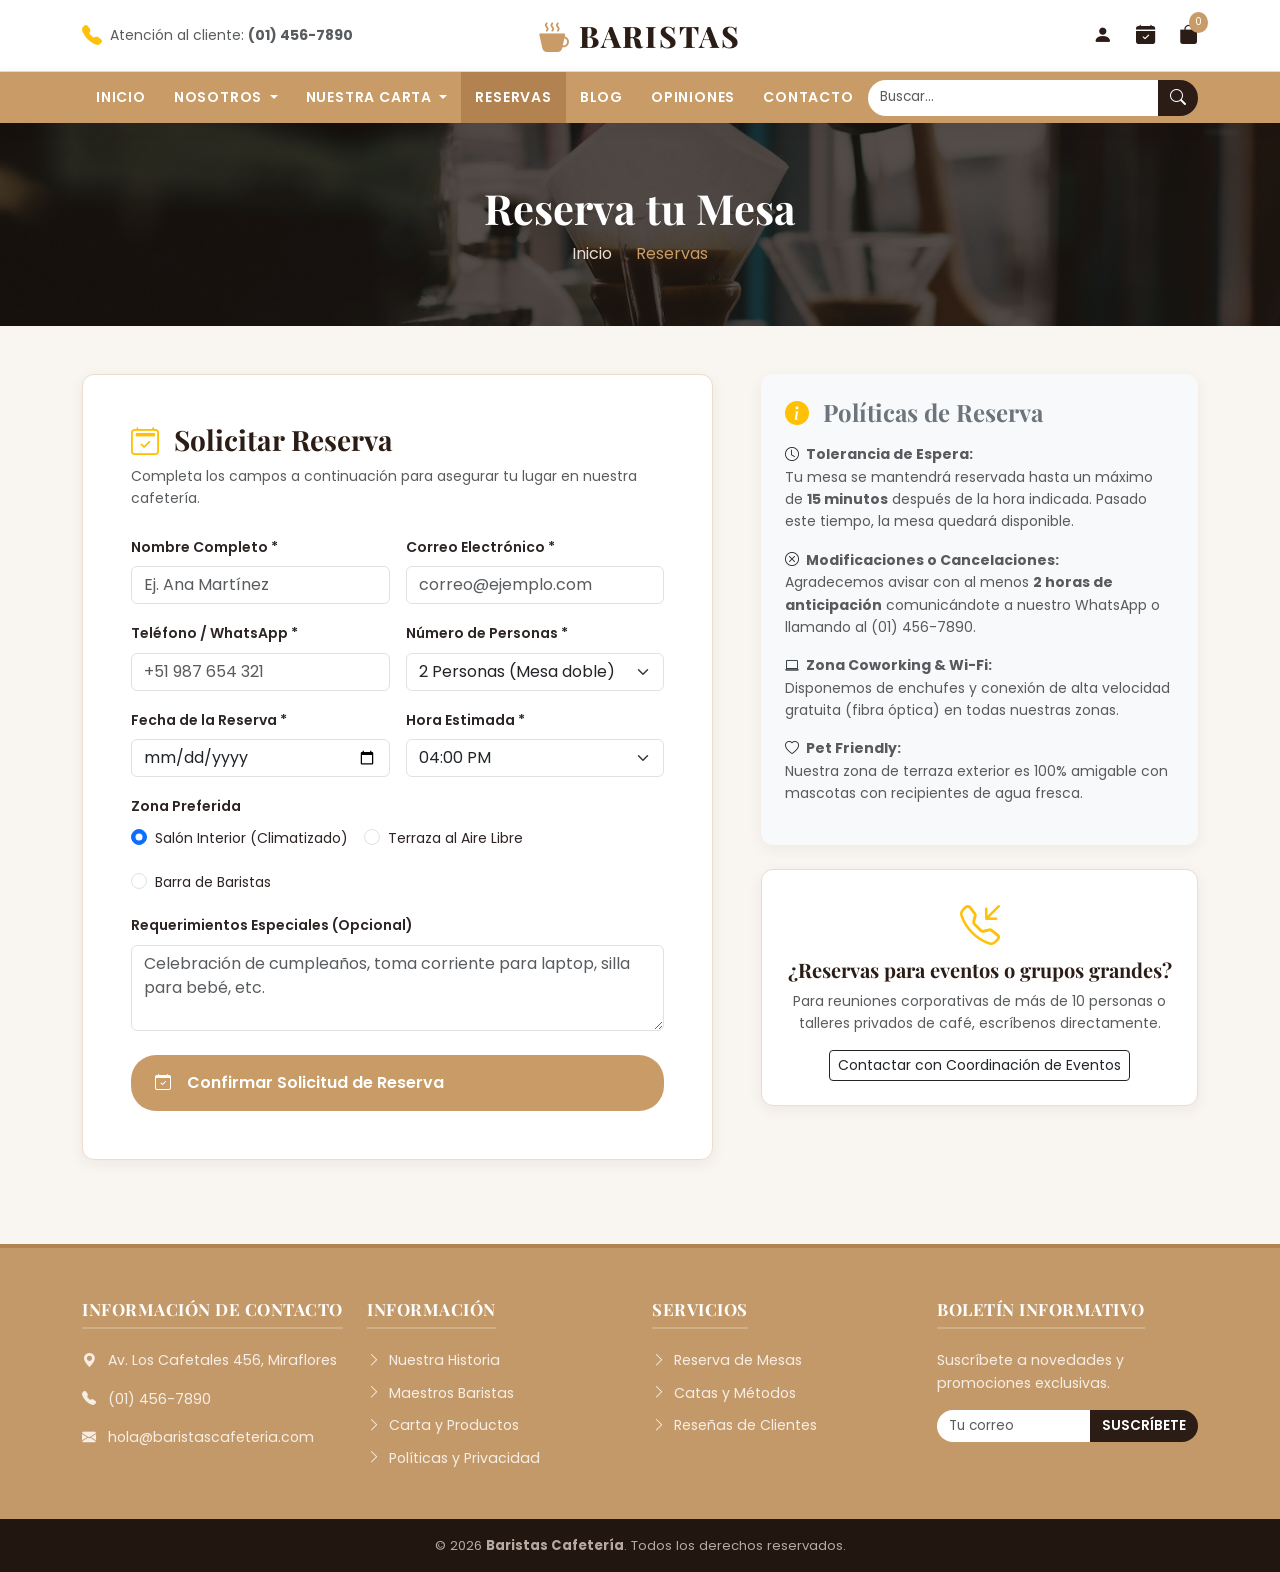
<file: reservas.html>
<!DOCTYPE html>
<html lang="es">
<head>
  <meta charset="UTF-8">
  <meta name="viewport" content="width=device-width, initial-scale=1.0">
  <title>Reserva de Mesas | Baristas Cafetería</title>
  <meta name="description" content="Reserva tu mesa en Baristas. Disfruta de un espacio cómodo para reuniones, trabajo o momentos especiales con el mejor café.">
  
  <link href="https://cdn.jsdelivr.net/npm/bootstrap@5.3.3/dist/css/bootstrap.min.css" rel="stylesheet">
  <link rel="stylesheet" href="https://cdn.jsdelivr.net/npm/bootstrap-icons@1.11.3/font/bootstrap-icons.min.css">
  <!-- Fuentes tipográficas locales -->
  <link rel="stylesheet" href="assets/fonts/fonts.css">
  <link rel="stylesheet" href="css/style.css">
</head>
<body>

  <!-- CABECERA SUPERIOR -->
  <header class="top-header">
    <div class="container">
      <div class="row align-items-center">
        <div class="col-md-4 d-none d-md-flex align-items-center gap-2 text-muted small">
          <i class="bi bi-telephone-fill text-warning fs-5"></i>
          <span>Atención al cliente: <strong>(01) 456-7890</strong></span>
        </div>
        <div class="col-12 col-md-4 text-center">
          <a href="index.html" class="brand-logo text-decoration-none justify-content-center">
            <i class="bi bi-cup-hot-fill"></i> BARISTAS
          </a>
        </div>
        <div class="col-md-4 d-none d-md-flex justify-content-end align-items-center gap-4">
          <a href="contacto.html" class="header-icon-link" title="Mi Cuenta"><i class="bi bi-person-fill"></i></a>
          <a href="reservas.html" class="header-icon-link" title="Reservas"><i class="bi bi-calendar-check-fill"></i></a>
          <a href="menu-general.html" class="header-icon-link position-relative" title="Carrito de Pedidos">
            <i class="bi bi-bag-fill"></i>
            <span class="badge-cart">0</span>
          </a>
        </div>
      </div>
    </div>
  </header>

  <!-- BARRA DE NAVEGACIÓN -->
  <nav class="navbar navbar-expand-lg main-navbar sticky-top">
    <div class="container">
      <button class="navbar-toggler text-white border-0" type="button" data-bs-toggle="collapse" data-bs-target="#navbarMenu">
        <i class="bi bi-list fs-2"></i>
      </button>

      <div class="collapse navbar-collapse" id="navbarMenu">
        <ul class="navbar-nav me-auto mb-2 mb-lg-0">
          <li class="nav-item"><a class="nav-link" href="index.html">Inicio</a></li>
          
          <li class="nav-item dropdown">
            <a class="nav-link dropdown-toggle" href="#" role="button" data-bs-toggle="dropdown">
              Nosotros
            </a>
            <ul class="dropdown-menu">
              <li><a class="dropdown-item" href="sobre-nosotros.html"><i class="bi bi-book me-2"></i>Nuestra Historia</a></li>
              <li><a class="dropdown-item" href="equipo.html"><i class="bi bi-people me-2"></i>Baristas y Personal</a></li>
            </ul>
          </li>

          <li class="nav-item dropdown">
            <a class="nav-link dropdown-toggle" href="#" role="button" data-bs-toggle="dropdown">
              Nuestra Carta
            </a>
            <ul class="dropdown-menu">
              <li><a class="dropdown-item" href="menu-general.html"><i class="bi bi-card-list me-2"></i>Carta Completa</a></li>
              <li><a class="dropdown-item" href="especialidades-cafe.html"><i class="bi bi-cup-straw me-2"></i>Café de Especialidad</a></li>
              <li><a class="dropdown-item" href="reposteria-bakery.html"><i class="bi bi-cake2 me-2"></i>Panadería y Postres</a></li>
              <li><a class="dropdown-item" href="menu-ejecutivo-desayunos.html"><i class="bi bi-sun me-2"></i>Desayunos y Combos</a></li>
            </ul>
          </li>

          <li class="nav-item"><a class="nav-link active" href="reservas.html">Reservas</a></li>
          <li class="nav-item"><a class="nav-link" href="blog.html">Blog</a></li>
          <li class="nav-item"><a class="nav-link" href="opiniones.html">Opiniones</a></li>
          <li class="nav-item"><a class="nav-link" href="contacto.html">Contacto</a></li>
        </ul>

        <form class="d-flex search-input-group my-2 my-lg-0" role="search">
          <input class="form-control" type="search" placeholder="Buscar..." aria-label="Buscar">
          <button class="btn" type="submit"><i class="bi bi-search"></i></button>
        </form>
      </div>
    </div>
  </nav>

  <!-- ENCABEZADO DE PÁGINA -->
  <section class="page-header">
    <div class="container">
      <h1>Reserva tu Mesa</h1>
      <nav aria-label="breadcrumb">
        <ol class="breadcrumb">
          <li class="breadcrumb-item"><a href="index.html">Inicio</a></li>
          <li class="breadcrumb-item active" aria-current="page">Reservas</li>
        </ol>
      </nav>
    </div>
  </section>

  <!-- CONTENIDO: FORMULARIO INTERACTIVO Y POLÍTICAS -->
  <main class="container my-5">
    
    <div class="row g-5">
      
      <!-- Columna Izquierda: Formulario de Reserva -->
      <div class="col-lg-7">
        <div class="custom-card p-4 p-md-5">
          <h3 class="mb-2"><i class="bi bi-calendar2-check text-warning me-2"></i> Solicitar Reserva</h3>
          <p class="text-muted small mb-4">Completa los campos a continuación para asegurar tu lugar en nuestra cafetería.</p>

          <form id="formReserva">
            <div class="row g-3">
              <!-- Nombre -->
              <div class="col-md-6">
                <label for="resNombre" class="form-label fw-semibold small">Nombre Completo *</label>
                <input type="text" class="form-control" id="resNombre" placeholder="Ej. Ana Martínez" required>
              </div>

              <!-- Correo -->
              <div class="col-md-6">
                <label for="resEmail" class="form-label fw-semibold small">Correo Electrónico *</label>
                <input type="email" class="form-control" id="resEmail" placeholder="correo@ejemplo.com" required>
              </div>

              <!-- Teléfono -->
              <div class="col-md-6">
                <label for="resTelefono" class="form-label fw-semibold small">Teléfono / WhatsApp *</label>
                <input type="tel" class="form-control" id="resTelefono" placeholder="+51 987 654 321" required>
              </div>

              <!-- Número de Personas -->
              <div class="col-md-6">
                <label for="resPersonas" class="form-label fw-semibold small">Número de Personas *</label>
                <select class="form-select" id="resPersonas" required>
                  <option value="1">1 Persona (Mesa individual/Barra)</option>
                  <option value="2" selected>2 Personas (Mesa doble)</option>
                  <option value="3 a 4">3 a 4 Personas</option>
                  <option value="5 a 8">5 a 8 Personas (Mesa grupal)</option>
                  <option value="Más de 8">Más de 8 Personas (Evento privado)</option>
                </select>
              </div>

              <!-- Fecha -->
              <div class="col-md-6">
                <label for="resFecha" class="form-label fw-semibold small">Fecha de la Reserva *</label>
                <input type="date" class="form-control" id="resFecha" required>
              </div>

              <!-- Hora -->
              <div class="col-md-6">
                <label for="resHora" class="form-label fw-semibold small">Hora Estimada *</label>
                <select class="form-select" id="resHora" required>
                  <option value="08:00 AM">08:00 AM</option>
                  <option value="10:00 AM">10:00 AM</option>
                  <option value="12:00 PM">12:00 PM</option>
                  <option value="04:00 PM" selected>04:00 PM</option>
                  <option value="06:00 PM">06:00 PM</option>
                  <option value="08:00 PM">08:00 PM</option>
                </select>
              </div>

              <!-- Zona preferida -->
              <div class="col-12">
                <label class="form-label fw-semibold small">Zona Preferida</label>
                <div class="d-flex flex-wrap gap-3">
                  <div class="form-check">
                    <input class="form-check-input" type="radio" name="zona" id="zonaInterior" checked>
                    <label class="form-check-label small" for="zonaInterior">Salón Interior (Climatizado)</label>
                  </div>
                  <div class="form-check">
                    <input class="form-check-input" type="radio" name="zona" id="zonaTerraza">
                    <label class="form-check-label small" for="zonaTerraza">Terraza al Aire Libre</label>
                  </div>
                  <div class="form-check">
                    <input class="form-check-input" type="radio" name="zona" id="zonaBarra">
                    <label class="form-check-label small" for="zonaBarra">Barra de Baristas</label>
                  </div>
                </div>
              </div>

              <!-- Notas adicionales -->
              <div class="col-12">
                <label for="resNotas" class="form-label fw-semibold small">Requerimientos Especiales (Opcional)</label>
                <textarea class="form-control" id="resNotas" rows="3" placeholder="Celebración de cumpleaños, toma corriente para laptop, silla para bebé, etc."></textarea>
              </div>

              <!-- Botón Submit -->
              <div class="col-12 mt-4">
                <button type="submit" class="btn btn-coffee-primary w-100 py-3">
                  <i class="bi bi-calendar-check me-2"></i> Confirmar Solicitud de Reserva
                </button>
              </div>
            </div>
          </form>
        </div>
      </div>

      <!-- Columna Derecha: Políticas de Reserva e Información -->
      <div class="col-lg-5">
        <div class="custom-card bg-light border-0 p-4 mb-4">
          <h4 class="mb-3 text-secondary"><i class="bi bi-info-circle-fill text-warning me-2"></i> Políticas de Reserva</h4>
          <ul class="list-unstyled small text-muted">
            <li class="mb-3">
              <strong><i class="bi bi-clock me-1 text-dark"></i> Tolerancia de Espera:</strong><br>
              Tu mesa se mantendrá reservada hasta un máximo de <strong>15 minutos</strong> después de la hora indicada. Pasado este tiempo, la mesa quedará disponible.
            </li>
            <li class="mb-3">
              <strong><i class="bi bi-x-circle me-1 text-dark"></i> Modificaciones o Cancelaciones:</strong><br>
              Agradecemos avisar con al menos <strong>2 horas de anticipación</strong> comunicándote a nuestro WhatsApp o llamando al (01) 456-7890.
            </li>
            <li class="mb-3">
              <strong><i class="bi bi-laptop me-1 text-dark"></i> Zona Coworking & Wi-Fi:</strong><br>
              Disponemos de enchufes y conexión de alta velocidad gratuita (fibra óptica) en todas nuestras zonas.
            </li>
            <li class="mb-0">
              <strong><i class="bi bi-heart me-1 text-dark"></i> Pet Friendly:</strong><br>
              Nuestra zona de terraza exterior es 100% amigable con mascotas con recipientes de agua fresca.
            </li>
          </ul>
        </div>

        <div class="custom-card text-center p-4">
          <i class="bi bi-telephone-inbound fs-1 text-warning mb-2"></i>
          <h5>¿Reservas para eventos o grupos grandes?</h5>
          <p class="text-muted small">Para reuniones corporativas de más de 10 personas o talleres privados de café, escríbenos directamente.</p>
          <a href="contacto.html" class="btn btn-outline-dark btn-sm">Contactar con Coordinación de Eventos</a>
        </div>
      </div>

    </div>

  </main>

  <!-- FOOTER -->
  <footer class="main-footer">
    <div class="container">
      <div class="row g-4">
        <div class="col-12 col-md-6 col-lg-3">
          <h5>Información de Contacto</h5>
          <p><i class="bi bi-geo-alt-fill me-2"></i> Av. Los Cafetales 456, Miraflores</p>
          <p><i class="bi bi-telephone-fill me-2"></i> (01) 456-7890</p>
          <p><i class="bi bi-envelope-fill me-2"></i> hola@baristascafeteria.com</p>
        </div>
        <div class="col-12 col-md-6 col-lg-3">
          <h5>Información</h5>
          <ul>
            <li><a href="sobre-nosotros.html"><i class="bi bi-chevron-right me-1"></i> Nuestra Historia</a></li>
            <li><a href="equipo.html"><i class="bi bi-chevron-right me-1"></i> Maestros Baristas</a></li>
            <li><a href="menu-general.html"><i class="bi bi-chevron-right me-1"></i> Carta y Productos</a></li>
            <li><a href="politicas-privacidad.html"><i class="bi bi-chevron-right me-1"></i> Políticas y Privacidad</a></li>
          </ul>
        </div>
        <div class="col-12 col-md-6 col-lg-3">
          <h5>Servicios</h5>
          <ul>
            <li><a href="reservas.html"><i class="bi bi-chevron-right me-1"></i> Reserva de Mesas</a></li>
            <li><a href="especialidades-cafe.html"><i class="bi bi-chevron-right me-1"></i> Catas y Métodos</a></li>
            <li><a href="opiniones.html"><i class="bi bi-chevron-right me-1"></i> Reseñas de Clientes</a></li>
          </ul>
        </div>
        <div class="col-12 col-md-6 col-lg-3">
          <h5>Boletín Informativo</h5>
          <p>Suscríbete a novedades y promociones exclusivas.</p>
          <form class="newsletter-form mt-3">
            <div class="input-group">
              <input type="email" class="form-control" placeholder="Tu correo" required>
              <button class="btn btn-warning" type="submit">SUSCRÍBETE</button>
            </div>
          </form>
        </div>
      </div>
    </div>
    <div class="footer-bottom">
      <div class="container text-center">
        &copy; 2026 <strong>Baristas Cafetería</strong>. Todos los derechos reservados.
      </div>
    </div>
  </footer>

  <script src="https://cdn.jsdelivr.net/npm/bootstrap@5.3.3/dist/js/bootstrap.bundle.min.js"></script>
  <script src="js/script.js"></script>
</body>
</html>
</file>
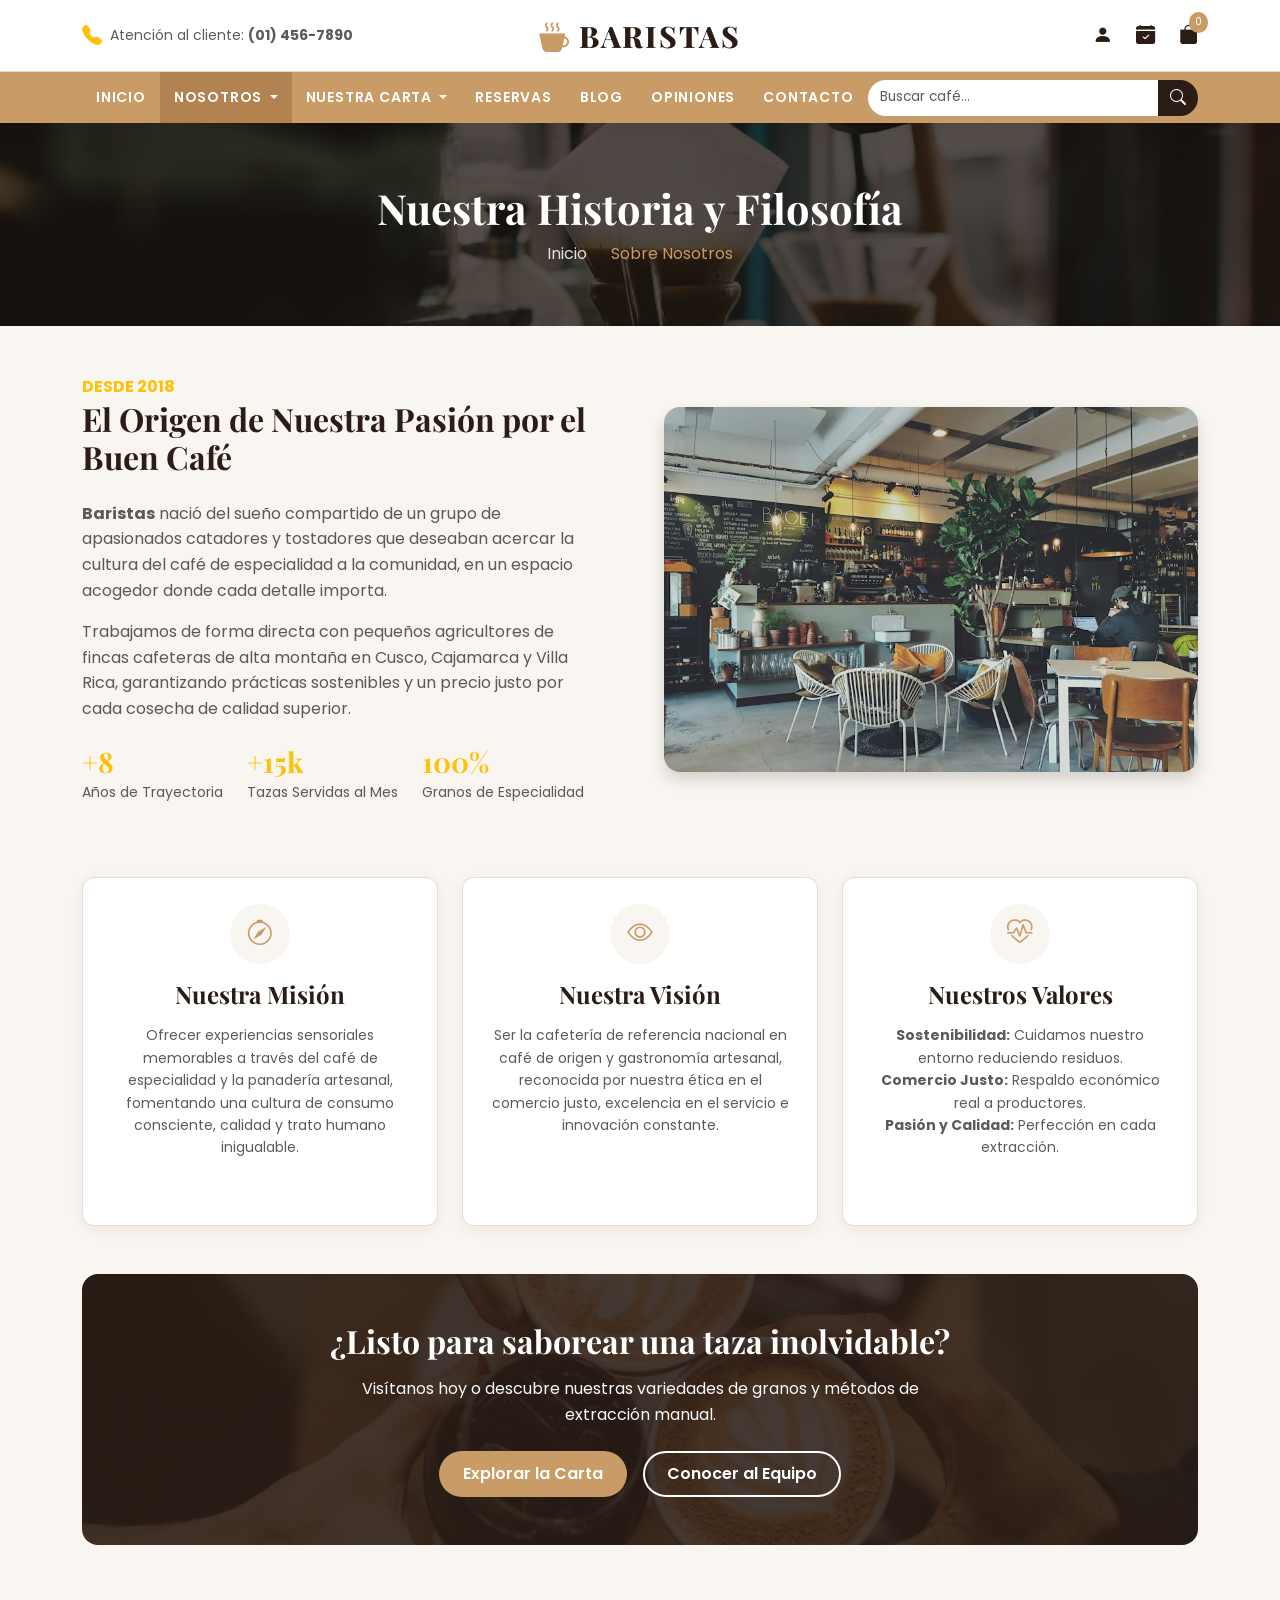
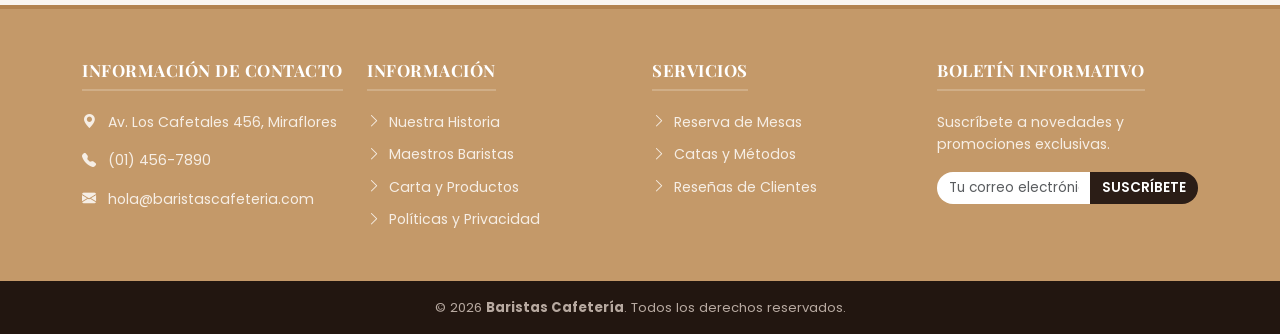
<file: sobre-nosotros.html>
<!DOCTYPE html>
<html lang="es">
<head>
  <meta charset="UTF-8">
  <meta name="viewport" content="width=device-width, initial-scale=1.0">
  <title>Sobre Nosotros | Baristas - Pasión y Origen del Café</title>
  <meta name="description" content="Conoce la historia, misión, visión y valores de Baristas. Compromiso con el café de especialidad, comercio justo y sostenibilidad.">
  
  <link href="https://cdn.jsdelivr.net/npm/bootstrap@5.3.3/dist/css/bootstrap.min.css" rel="stylesheet">
  <link rel="stylesheet" href="https://cdn.jsdelivr.net/npm/bootstrap-icons@1.11.3/font/bootstrap-icons.min.css">
  <!-- Fuentes tipográficas locales -->
  <link rel="stylesheet" href="assets/fonts/fonts.css">
  <link rel="stylesheet" href="css/style.css">
</head>
<body>

  <!-- CABECERA SUPERIOR -->
  <header class="top-header">
    <div class="container">
      <div class="row align-items-center">
        <div class="col-md-4 d-none d-md-flex align-items-center gap-2 text-muted small">
          <i class="bi bi-telephone-fill text-warning fs-5"></i>
          <span>Atención al cliente: <strong>(01) 456-7890</strong></span>
        </div>
        <div class="col-12 col-md-4 text-center">
          <a href="index.html" class="brand-logo text-decoration-none justify-content-center">
            <i class="bi bi-cup-hot-fill"></i> BARISTAS
          </a>
        </div>
        <div class="col-md-4 d-none d-md-flex justify-content-end align-items-center gap-4">
          <a href="contacto.html" class="header-icon-link" title="Mi Cuenta"><i class="bi bi-person-fill"></i></a>
          <a href="reservas.html" class="header-icon-link" title="Reservas"><i class="bi bi-calendar-check-fill"></i></a>
          <a href="menu-general.html" class="header-icon-link position-relative" title="Carrito de Pedidos">
            <i class="bi bi-bag-fill"></i>
            <span class="badge-cart">0</span>
          </a>
        </div>
      </div>
    </div>
  </header>

  <!-- BARRA DE NAVEGACIÓN -->
  <nav class="navbar navbar-expand-lg main-navbar sticky-top">
    <div class="container">
      <button class="navbar-toggler text-white border-0" type="button" data-bs-toggle="collapse" data-bs-target="#navbarMenu" aria-controls="navbarMenu" aria-expanded="false" aria-label="Toggle navigation">
        <i class="bi bi-list fs-2"></i>
      </button>

      <div class="collapse navbar-collapse" id="navbarMenu">
        <ul class="navbar-nav me-auto mb-2 mb-lg-0">
          <li class="nav-item"><a class="nav-link" href="index.html">Inicio</a></li>
          
          <li class="nav-item dropdown">
            <a class="nav-link dropdown-toggle active" href="#" role="button" data-bs-toggle="dropdown" aria-expanded="false">
              Nosotros
            </a>
            <ul class="dropdown-menu">
              <li><a class="dropdown-item active" href="sobre-nosotros.html"><i class="bi bi-book me-2"></i>Nuestra Historia</a></li>
              <li><a class="dropdown-item" href="equipo.html"><i class="bi bi-people me-2"></i>Baristas y Personal</a></li>
            </ul>
          </li>

          <li class="nav-item dropdown">
            <a class="nav-link dropdown-toggle" href="#" role="button" data-bs-toggle="dropdown" aria-expanded="false">
              Nuestra Carta
            </a>
            <ul class="dropdown-menu">
              <li><a class="dropdown-item" href="menu-general.html"><i class="bi bi-card-list me-2"></i>Carta Completa</a></li>
              <li><a class="dropdown-item" href="especialidades-cafe.html"><i class="bi bi-cup-straw me-2"></i>Café de Especialidad</a></li>
              <li><a class="dropdown-item" href="reposteria-bakery.html"><i class="bi bi-cake2 me-2"></i>Panadería y Postres</a></li>
              <li><a class="dropdown-item" href="menu-ejecutivo-desayunos.html"><i class="bi bi-sun me-2"></i>Desayunos y Combos</a></li>
            </ul>
          </li>

          <li class="nav-item"><a class="nav-link" href="reservas.html">Reservas</a></li>
          <li class="nav-item"><a class="nav-link" href="blog.html">Blog</a></li>
          <li class="nav-item"><a class="nav-link" href="opiniones.html">Opiniones</a></li>
          <li class="nav-item"><a class="nav-link" href="contacto.html">Contacto</a></li>
        </ul>

        <form class="d-flex search-input-group my-2 my-lg-0" role="search">
          <input class="form-control" type="search" placeholder="Buscar café..." aria-label="Buscar">
          <button class="btn" type="submit"><i class="bi bi-search"></i></button>
        </form>
      </div>
    </div>
  </nav>

  <!-- ENCABEZADO DE PÁGINA -->
  <section class="page-header">
    <div class="container">
      <h1>Nuestra Historia y Filosofía</h1>
      <nav aria-label="breadcrumb">
        <ol class="breadcrumb">
          <li class="breadcrumb-item"><a href="index.html">Inicio</a></li>
          <li class="breadcrumb-item active" aria-current="page">Sobre Nosotros</li>
        </ol>
      </nav>
    </div>
  </section>

  <!-- CONTENIDO PRINCIPAL: HISTORIA Y VALORES -->
  <main class="container my-5">
    
    <!-- Orígenes -->
    <div class="row align-items-center g-5 mb-5">
      <div class="col-lg-6">
        <div class="pe-lg-3">
          <span class="text-uppercase fw-bold text-warning letter-spacing-1">Desde 2018</span>
          <h2 class="mb-4">El Origen de Nuestra Pasión por el Buen Café</h2>
          <p class="text-muted">
            <strong>Baristas</strong> nació del sueño compartido de un grupo de apasionados catadores y tostadores que deseaban acercar la cultura del café de especialidad a la comunidad, en un espacio acogedor donde cada detalle importa.
          </p>
          <p class="text-muted">
            Trabajamos de forma directa con pequeños agricultores de fincas cafeteras de alta montaña en Cusco, Cajamarca y Villa Rica, garantizando prácticas sostenibles y un precio justo por cada cosecha de calidad superior.
          </p>
          <div class="d-flex gap-4 mt-4">
            <div>
              <h3 class="text-warning mb-0">+8</h3>
              <small class="text-muted">Años de Trayectoria</small>
            </div>
            <div>
              <h3 class="text-warning mb-0">+15k</h3>
              <small class="text-muted">Tazas Servidas al Mes</small>
            </div>
            <div>
              <h3 class="text-warning mb-0">100%</h3>
              <small class="text-muted">Granos de Especialidad</small>
            </div>
          </div>
        </div>
      </div>
      <div class="col-lg-6">
        <img src="assets/images/sobre-nosotros/nosotros-ambiente.jpg" alt="Cafetería Baristas ambiente interior" class="img-fluid rounded-4 shadow">
      </div>
    </div>

    <!-- Misión, Visión y Valores en Tarjetas -->
    <div class="row g-4 my-5">
      <!-- Misión -->
      <div class="col-md-4">
        <div class="custom-card text-center h-100">
          <div class="feature-icon-wrapper mx-auto mb-3" style="width: 60px; height: 60px; font-size: 1.6rem;">
            <i class="bi bi-compass"></i>
          </div>
          <h4 class="mb-3">Nuestra Misión</h4>
          <p class="text-muted small">
            Ofrecer experiencias sensoriales memorables a través del café de especialidad y la panadería artesanal, fomentando una cultura de consumo consciente, calidad y trato humano inigualable.
          </p>
        </div>
      </div>

      <!-- Visión -->
      <div class="col-md-4">
        <div class="custom-card text-center h-100">
          <div class="feature-icon-wrapper mx-auto mb-3" style="width: 60px; height: 60px; font-size: 1.6rem;">
            <i class="bi bi-eye"></i>
          </div>
          <h4 class="mb-3">Nuestra Visión</h4>
          <p class="text-muted small">
            Ser la cafetería de referencia nacional en café de origen y gastronomía artesanal, reconocida por nuestra ética en el comercio justo, excelencia en el servicio e innovación constante.
          </p>
        </div>
      </div>

      <!-- Valores -->
      <div class="col-md-4">
        <div class="custom-card text-center h-100">
          <div class="feature-icon-wrapper mx-auto mb-3" style="width: 60px; height: 60px; font-size: 1.6rem;">
            <i class="bi bi-heart-pulse"></i>
          </div>
          <h4 class="mb-3">Nuestros Valores</h4>
          <p class="text-muted small">
            <strong>Sostenibilidad:</strong> Cuidamos nuestro entorno reduciendo residuos.<br>
            <strong>Comercio Justo:</strong> Respaldo económico real a productores.<br>
            <strong>Pasión y Calidad:</strong> Perfección en cada extracción.
          </p>
        </div>
      </div>
    </div>

    <!-- Banner CTA a la Carta -->
    <div class="p-5 text-white rounded-4 my-5 text-center" style="background: linear-gradient(rgba(43,29,22,0.85), rgba(43,29,22,0.85)), url('assets/images/sobre-nosotros/nosotros-banner.jpg') center/cover;">
      <h2 class="text-white mb-3">¿Listo para saborear una taza inolvidable?</h2>
      <p class="text-light mb-4" style="max-width: 600px; margin: 0 auto;">Visítanos hoy o descubre nuestras variedades de granos y métodos de extracción manual.</p>
      <div class="d-flex justify-content-center gap-3">
        <a href="menu-general.html" class="btn btn-coffee-primary">Explorar la Carta</a>
        <a href="equipo.html" class="btn btn-coffee-secondary">Conocer al Equipo</a>
      </div>
    </div>

  </main>

  <!-- FOOTER -->
  <footer class="main-footer">
    <div class="container">
      <div class="row g-4">
        <div class="col-12 col-md-6 col-lg-3">
          <h5>Información de Contacto</h5>
          <p><i class="bi bi-geo-alt-fill me-2"></i> Av. Los Cafetales 456, Miraflores</p>
          <p><i class="bi bi-telephone-fill me-2"></i> (01) 456-7890</p>
          <p><i class="bi bi-envelope-fill me-2"></i> hola@baristascafeteria.com</p>
        </div>
        <div class="col-12 col-md-6 col-lg-3">
          <h5>Información</h5>
          <ul>
            <li><a href="sobre-nosotros.html"><i class="bi bi-chevron-right me-1"></i> Nuestra Historia</a></li>
            <li><a href="equipo.html"><i class="bi bi-chevron-right me-1"></i> Maestros Baristas</a></li>
            <li><a href="menu-general.html"><i class="bi bi-chevron-right me-1"></i> Carta y Productos</a></li>
            <li><a href="politicas-privacidad.html"><i class="bi bi-chevron-right me-1"></i> Políticas y Privacidad</a></li>
          </ul>
        </div>
        <div class="col-12 col-md-6 col-lg-3">
          <h5>Servicios</h5>
          <ul>
            <li><a href="reservas.html"><i class="bi bi-chevron-right me-1"></i> Reserva de Mesas</a></li>
            <li><a href="especialidades-cafe.html"><i class="bi bi-chevron-right me-1"></i> Catas y Métodos</a></li>
            <li><a href="opiniones.html"><i class="bi bi-chevron-right me-1"></i> Reseñas de Clientes</a></li>
          </ul>
        </div>
        <div class="col-12 col-md-6 col-lg-3">
          <h5>Boletín Informativo</h5>
          <p>Suscríbete a novedades y promociones exclusivas.</p>
          <form class="newsletter-form mt-3">
            <div class="input-group">
              <input type="email" class="form-control" placeholder="Tu correo electrónico" required>
              <button class="btn btn-warning" type="submit">SUSCRÍBETE</button>
            </div>
          </form>
        </div>
      </div>
    </div>
    <div class="footer-bottom">
      <div class="container text-center">
        &copy; 2026 <strong>Baristas Cafetería</strong>. Todos los derechos reservados.
      </div>
    </div>
  </footer>

  <script src="https://cdn.jsdelivr.net/npm/bootstrap@5.3.3/dist/js/bootstrap.bundle.min.js"></script>
  <script src="js/script.js"></script>
</body>
</html>
</file>
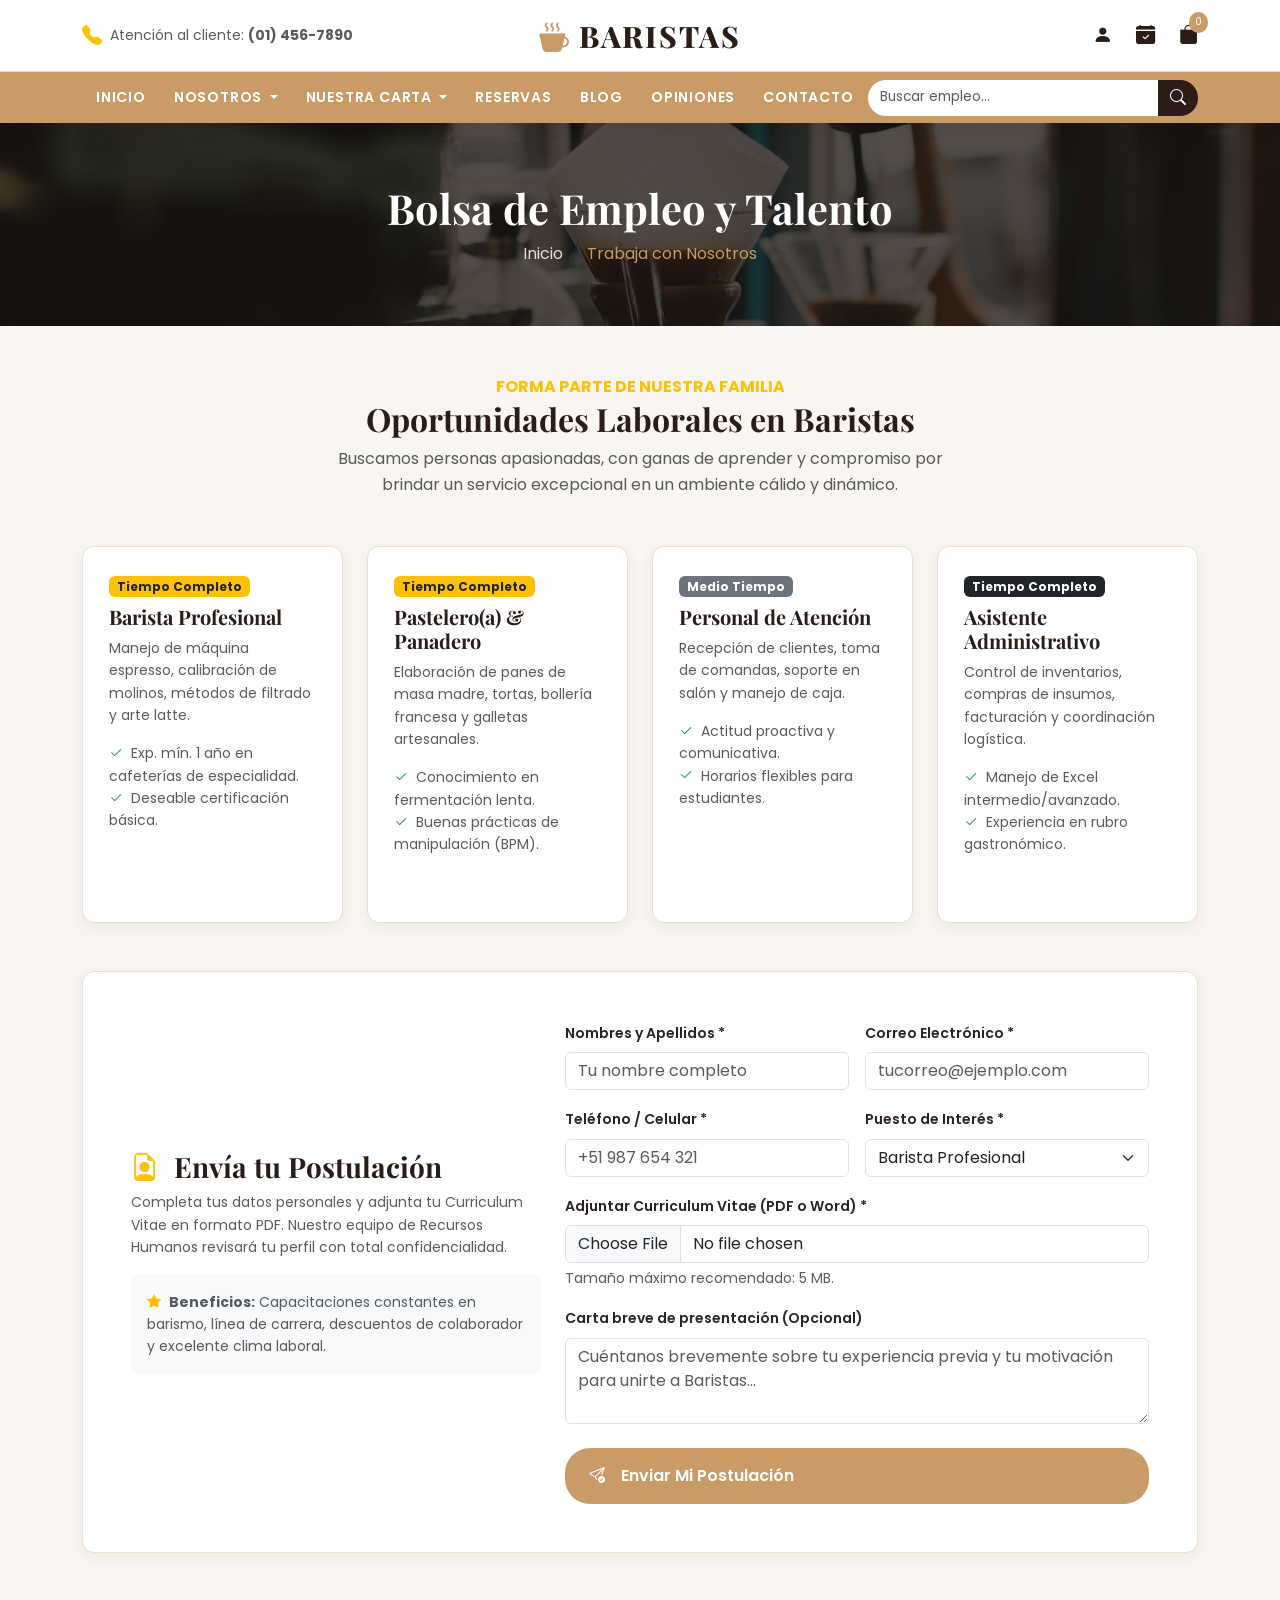
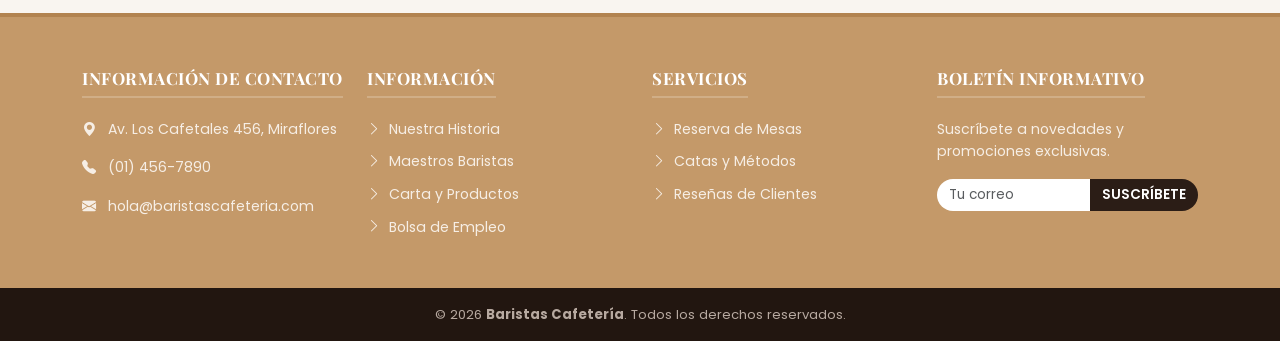
<file: trabaja-con-nosotros.html>
<!DOCTYPE html>
<html lang="es">
<head>
  <meta charset="UTF-8">
  <meta name="viewport" content="width=device-width, initial-scale=1.0">
  <title>Bolsa de Empleo | Trabaja con Nosotros en Baristas</title>
  <meta name="description" content="Únete al equipo de Baristas. Oportunidades laborales para baristas certificados, reposteros, personal de servicio al cliente y administración.">
  
  <link href="https://cdn.jsdelivr.net/npm/bootstrap@5.3.3/dist/css/bootstrap.min.css" rel="stylesheet">
  <link rel="stylesheet" href="https://cdn.jsdelivr.net/npm/bootstrap-icons@1.11.3/font/bootstrap-icons.min.css">
  <!-- Fuentes tipográficas locales -->
  <link rel="stylesheet" href="assets/fonts/fonts.css">
  <link rel="stylesheet" href="css/style.css">
</head>
<body>

  <!-- CABECERA SUPERIOR -->
  <header class="top-header">
    <div class="container">
      <div class="row align-items-center">
        <div class="col-md-4 d-none d-md-flex align-items-center gap-2 text-muted small">
          <i class="bi bi-telephone-fill text-warning fs-5"></i>
          <span>Atención al cliente: <strong>(01) 456-7890</strong></span>
        </div>
        <div class="col-12 col-md-4 text-center">
          <a href="index.html" class="brand-logo text-decoration-none justify-content-center">
            <i class="bi bi-cup-hot-fill"></i> BARISTAS
          </a>
        </div>
        <div class="col-md-4 d-none d-md-flex justify-content-end align-items-center gap-4">
          <a href="contacto.html" class="header-icon-link" title="Mi Cuenta"><i class="bi bi-person-fill"></i></a>
          <a href="reservas.html" class="header-icon-link" title="Reservas"><i class="bi bi-calendar-check-fill"></i></a>
          <a href="menu-general.html" class="header-icon-link position-relative" title="Carrito de Pedidos">
            <i class="bi bi-bag-fill"></i>
            <span class="badge-cart">0</span>
          </a>
        </div>
      </div>
    </div>
  </header>

  <!-- BARRA DE NAVEGACIÓN -->
  <nav class="navbar navbar-expand-lg main-navbar sticky-top">
    <div class="container">
      <button class="navbar-toggler text-white border-0" type="button" data-bs-toggle="collapse" data-bs-target="#navbarMenu">
        <i class="bi bi-list fs-2"></i>
      </button>

      <div class="collapse navbar-collapse" id="navbarMenu">
        <ul class="navbar-nav me-auto mb-2 mb-lg-0">
          <li class="nav-item"><a class="nav-link" href="index.html">Inicio</a></li>
          
          <li class="nav-item dropdown">
            <a class="nav-link dropdown-toggle" href="#" role="button" data-bs-toggle="dropdown">
              Nosotros
            </a>
            <ul class="dropdown-menu">
              <li><a class="dropdown-item" href="sobre-nosotros.html"><i class="bi bi-book me-2"></i>Nuestra Historia</a></li>
              <li><a class="dropdown-item" href="equipo.html"><i class="bi bi-people me-2"></i>Baristas y Personal</a></li>
            </ul>
          </li>

          <li class="nav-item dropdown">
            <a class="nav-link dropdown-toggle" href="#" role="button" data-bs-toggle="dropdown">
              Nuestra Carta
            </a>
            <ul class="dropdown-menu">
              <li><a class="dropdown-item" href="menu-general.html"><i class="bi bi-card-list me-2"></i>Carta Completa</a></li>
              <li><a class="dropdown-item" href="especialidades-cafe.html"><i class="bi bi-cup-straw me-2"></i>Café de Especialidad</a></li>
              <li><a class="dropdown-item" href="reposteria-bakery.html"><i class="bi bi-cake2 me-2"></i>Panadería y Postres</a></li>
              <li><a class="dropdown-item" href="menu-ejecutivo-desayunos.html"><i class="bi bi-sun me-2"></i>Desayunos y Combos</a></li>
            </ul>
          </li>

          <li class="nav-item"><a class="nav-link" href="reservas.html">Reservas</a></li>
          <li class="nav-item"><a class="nav-link" href="blog.html">Blog</a></li>
          <li class="nav-item"><a class="nav-link" href="opiniones.html">Opiniones</a></li>
          <li class="nav-item"><a class="nav-link" href="contacto.html">Contacto</a></li>
        </ul>

        <form class="d-flex search-input-group my-2 my-lg-0" role="search">
          <input class="form-control" type="search" placeholder="Buscar empleo..." aria-label="Buscar">
          <button class="btn" type="submit"><i class="bi bi-search"></i></button>
        </form>
      </div>
    </div>
  </nav>

  <!-- ENCABEZADO DE PÁGINA -->
  <section class="page-header">
    <div class="container">
      <h1>Bolsa de Empleo y Talento</h1>
      <nav aria-label="breadcrumb">
        <ol class="breadcrumb">
          <li class="breadcrumb-item"><a href="index.html">Inicio</a></li>
          <li class="breadcrumb-item active" aria-current="page">Trabaja con Nosotros</li>
        </ol>
      </nav>
    </div>
  </section>

  <!-- CONTENIDO: VACANTES Y FORMULARIO DE POSTULACIÓN -->
  <main class="container my-5">
    
    <div class="text-center mb-5">
      <span class="text-uppercase fw-bold text-warning letter-spacing-1">Forma Parte de Nuestra Familia</span>
      <h2 class="mb-2">Oportunidades Laborales en Baristas</h2>
      <p class="text-muted" style="max-width: 650px; margin: 0 auto;">
        Buscamos personas apasionadas, con ganas de aprender y compromiso por brindar un servicio excepcional en un ambiente cálido y dinámico.
      </p>
    </div>

    <!-- Vacantes Disponibles (Tarjetas Informativas) -->
    <div class="row g-4 mb-5">
      
      <!-- Vacante 1: Barista -->
      <div class="col-md-6 col-lg-3">
        <div class="custom-card h-100">
          <span class="badge bg-warning text-dark mb-2">Tiempo Completo</span>
          <h5>Barista Profesional</h5>
          <p class="text-muted small">Manejo de máquina espresso, calibración de molinos, métodos de filtrado y arte latte.</p>
          <ul class="list-unstyled small text-muted">
            <li><i class="bi bi-check2 text-success me-1"></i> Exp. mín. 1 año en cafeterías de especialidad.</li>
            <li><i class="bi bi-check2 text-success me-1"></i> Deseable certificación básica.</li>
          </ul>
        </div>
      </div>

      <!-- Vacante 2: Repostería / Cocina -->
      <div class="col-md-6 col-lg-3">
        <div class="custom-card h-100">
          <span class="badge bg-warning text-dark mb-2">Tiempo Completo</span>
          <h5>Pastelero(a) & Panadero</h5>
          <p class="text-muted small">Elaboración de panes de masa madre, tortas, bollería francesa y galletas artesanales.</p>
          <ul class="list-unstyled small text-muted">
            <li><i class="bi bi-check2 text-success me-1"></i> Conocimiento en fermentación lenta.</li>
            <li><i class="bi bi-check2 text-success me-1"></i> Buenas prácticas de manipulación (BPM).</li>
          </ul>
        </div>
      </div>

      <!-- Vacante 3: Atención al Cliente / Salón -->
      <div class="col-md-6 col-lg-3">
        <div class="custom-card h-100">
          <span class="badge bg-secondary mb-2">Medio Tiempo</span>
          <h5>Personal de Atención</h5>
          <p class="text-muted small">Recepción de clientes, toma de comandas, soporte en salón y manejo de caja.</p>
          <ul class="list-unstyled small text-muted">
            <li><i class="bi bi-check2 text-success me-1"></i> Actitud proactiva y comunicativa.</li>
            <li><i class="bi bi-check2 text-success me-1"></i> Horarios flexibles para estudiantes.</li>
          </ul>
        </div>
      </div>

      <!-- Vacante 4: Administración -->
      <div class="col-md-6 col-lg-3">
        <div class="custom-card h-100">
          <span class="badge bg-dark mb-2">Tiempo Completo</span>
          <h5>Asistente Administrativo</h5>
          <p class="text-muted small">Control de inventarios, compras de insumos, facturación y coordinación logística.</p>
          <ul class="list-unstyled small text-muted">
            <li><i class="bi bi-check2 text-success me-1"></i> Manejo de Excel intermedio/avanzado.</li>
            <li><i class="bi bi-check2 text-success me-1"></i> Experiencia en rubro gastronómico.</li>
          </ul>
        </div>
      </div>

    </div>

    <!-- Formulario de Envío de CV -->
    <div class="custom-card p-4 p-md-5">
      <div class="row align-items-center g-4">
        <div class="col-lg-5">
          <h3 class="mb-2"><i class="bi bi-file-earmark-person text-warning me-2"></i> Envía tu Postulación</h3>
          <p class="text-muted small">
            Completa tus datos personales y adjunta tu Curriculum Vitae en formato PDF. Nuestro equipo de Recursos Humanos revisará tu perfil con total confidencialidad.
          </p>
          <div class="p-3 bg-light rounded-3 small text-muted mt-3">
            <i class="bi bi-star-fill text-warning me-1"></i> <strong>Beneficios:</strong> Capacitaciones constantes en barismo, línea de carrera, descuentos de colaborador y excelente clima laboral.
          </div>
        </div>

        <div class="col-lg-7">
          <form id="formEmpleo">
            <div class="row g-3">
              <div class="col-md-6">
                <label for="empNombre" class="form-label fw-semibold small">Nombres y Apellidos *</label>
                <input type="text" class="form-control" id="empNombre" placeholder="Tu nombre completo" required>
              </div>

              <div class="col-md-6">
                <label for="empEmail" class="form-label fw-semibold small">Correo Electrónico *</label>
                <input type="email" class="form-control" id="empEmail" placeholder="tucorreo@ejemplo.com" required>
              </div>

              <div class="col-md-6">
                <label for="empTelefono" class="form-label fw-semibold small">Teléfono / Celular *</label>
                <input type="tel" class="form-control" id="empTelefono" placeholder="+51 987 654 321" required>
              </div>

              <div class="col-md-6">
                <label for="empPuesto" class="form-label fw-semibold small">Puesto de Interés *</label>
                <select class="form-select" id="empPuesto" required>
                  <option value="Barista">Barista Profesional</option>
                  <option value="Pastelería y Panadería">Pastelería & Panadería</option>
                  <option value="Atención al Cliente">Atención al Cliente / Salón</option>
                  <option value="Administración">Administración & Logística</option>
                  <option value="Prácticas Técnicas">Prácticas Técnicas / Formativas</option>
                </select>
              </div>

              <div class="col-12">
                <label for="empCV" class="form-label fw-semibold small">Adjuntar Curriculum Vitae (PDF o Word) *</label>
                <input class="form-control" type="file" id="empCV" accept=".pdf,.doc,.docx" required>
                <div class="form-text small">Tamaño máximo recomendado: 5 MB.</div>
              </div>

              <div class="col-12">
                <label for="empPresentacion" class="form-label fw-semibold small">Carta breve de presentación (Opcional)</label>
                <textarea class="form-control" id="empPresentacion" rows="3" placeholder="Cuéntanos brevemente sobre tu experiencia previa y tu motivación para unirte a Baristas..."></textarea>
              </div>

              <div class="col-12 mt-4">
                <button type="submit" class="btn btn-coffee-primary w-100 py-3">
                  <i class="bi bi-send-check me-2"></i> Enviar Mi Postulación
                </button>
              </div>
            </div>
          </form>
        </div>
      </div>
    </div>

  </main>

  <!-- FOOTER -->
  <footer class="main-footer">
    <div class="container">
      <div class="row g-4">
        <div class="col-12 col-md-6 col-lg-3">
          <h5>Información de Contacto</h5>
          <p><i class="bi bi-geo-alt-fill me-2"></i> Av. Los Cafetales 456, Miraflores</p>
          <p><i class="bi bi-telephone-fill me-2"></i> (01) 456-7890</p>
          <p><i class="bi bi-envelope-fill me-2"></i> hola@baristascafeteria.com</p>
        </div>
        <div class="col-12 col-md-6 col-lg-3">
          <h5>Información</h5>
          <ul>
            <li><a href="sobre-nosotros.html"><i class="bi bi-chevron-right me-1"></i> Nuestra Historia</a></li>
            <li><a href="equipo.html"><i class="bi bi-chevron-right me-1"></i> Maestros Baristas</a></li>
            <li><a href="menu-general.html"><i class="bi bi-chevron-right me-1"></i> Carta y Productos</a></li>
            <li><a href="trabaja-con-nosotros.html"><i class="bi bi-chevron-right me-1"></i> Bolsa de Empleo</a></li>
          </ul>
        </div>
        <div class="col-12 col-md-6 col-lg-3">
          <h5>Servicios</h5>
          <ul>
            <li><a href="reservas.html"><i class="bi bi-chevron-right me-1"></i> Reserva de Mesas</a></li>
            <li><a href="especialidades-cafe.html"><i class="bi bi-chevron-right me-1"></i> Catas y Métodos</a></li>
            <li><a href="opiniones.html"><i class="bi bi-chevron-right me-1"></i> Reseñas de Clientes</a></li>
          </ul>
        </div>
        <div class="col-12 col-md-6 col-lg-3">
          <h5>Boletín Informativo</h5>
          <p>Suscríbete a novedades y promociones exclusivas.</p>
          <form class="newsletter-form mt-3">
            <div class="input-group">
              <input type="email" class="form-control" placeholder="Tu correo" required>
              <button class="btn btn-warning" type="submit">SUSCRÍBETE</button>
            </div>
          </form>
        </div>
      </div>
    </div>
    <div class="footer-bottom">
      <div class="container text-center">
        &copy; 2026 <strong>Baristas Cafetería</strong>. Todos los derechos reservados.
      </div>
    </div>
  </footer>

  <script src="https://cdn.jsdelivr.net/npm/bootstrap@5.3.3/dist/js/bootstrap.bundle.min.js"></script>
  <script src="js/script.js"></script>
</body>
</html>
</file>
<file: assets/fonts/fonts.css>
/* cyrillic */
@font-face {
  font-family: 'Playfair Display';
  font-style: italic;
  font-weight: 400;
  font-display: swap;
  src: url(nuFRD-vYSZviVYUb_rj3ij__anPXDTnCjmHKM4nYO7KN_qiTXtXA-W2r.woff2) format('woff2');
  unicode-range: U+0301, U+0400-045F, U+0490-0491, U+04B0-04B1, U+2116;
}
/* vietnamese */
@font-face {
  font-family: 'Playfair Display';
  font-style: italic;
  font-weight: 400;
  font-display: swap;
  src: url(nuFRD-vYSZviVYUb_rj3ij__anPXDTnCjmHKM4nYO7KN_qiTXt7A-W2r.woff2) format('woff2');
  unicode-range: U+0102-0103, U+0110-0111, U+0128-0129, U+0168-0169, U+01A0-01A1, U+01AF-01B0, U+0300-0301, U+0303-0304, U+0308-0309, U+0323, U+0329, U+1EA0-1EF9, U+20AB;
}
/* latin-ext */
@font-face {
  font-family: 'Playfair Display';
  font-style: italic;
  font-weight: 400;
  font-display: swap;
  src: url(nuFRD-vYSZviVYUb_rj3ij__anPXDTnCjmHKM4nYO7KN_qiTXt_A-W2r.woff2) format('woff2');
  unicode-range: U+0100-02BA, U+02BD-02C5, U+02C7-02CC, U+02CE-02D7, U+02DD-02FF, U+0304, U+0308, U+0329, U+1D00-1DBF, U+1E00-1E9F, U+1EF2-1EFF, U+2020, U+20A0-20AB, U+20AD-20C4, U+2113, U+2C60-2C7F, U+A720-A7FF;
}
/* latin */
@font-face {
  font-family: 'Playfair Display';
  font-style: italic;
  font-weight: 400;
  font-display: swap;
  src: url(nuFRD-vYSZviVYUb_rj3ij__anPXDTnCjmHKM4nYO7KN_qiTXtHA-Q.woff2) format('woff2');
  unicode-range: U+0000-00FF, U+0131, U+0152-0153, U+02BB-02BC, U+02C6, U+02DA, U+02DC, U+0304, U+0308, U+0329, U+2000-206F, U+20AC, U+2122, U+2191, U+2193, U+2212, U+2215, U+FEFF, U+FFFD;
}
/* cyrillic */
@font-face {
  font-family: 'Playfair Display';
  font-style: normal;
  font-weight: 600;
  font-display: swap;
  src: url(nuFiD-vYSZviVYUb_rj3ij__anPXDTjYgFE_.woff2) format('woff2');
  unicode-range: U+0301, U+0400-045F, U+0490-0491, U+04B0-04B1, U+2116;
}
/* vietnamese */
@font-face {
  font-family: 'Playfair Display';
  font-style: normal;
  font-weight: 600;
  font-display: swap;
  src: url(nuFiD-vYSZviVYUb_rj3ij__anPXDTPYgFE_.woff2) format('woff2');
  unicode-range: U+0102-0103, U+0110-0111, U+0128-0129, U+0168-0169, U+01A0-01A1, U+01AF-01B0, U+0300-0301, U+0303-0304, U+0308-0309, U+0323, U+0329, U+1EA0-1EF9, U+20AB;
}
/* latin-ext */
@font-face {
  font-family: 'Playfair Display';
  font-style: normal;
  font-weight: 600;
  font-display: swap;
  src: url(nuFiD-vYSZviVYUb_rj3ij__anPXDTLYgFE_.woff2) format('woff2');
  unicode-range: U+0100-02BA, U+02BD-02C5, U+02C7-02CC, U+02CE-02D7, U+02DD-02FF, U+0304, U+0308, U+0329, U+1D00-1DBF, U+1E00-1E9F, U+1EF2-1EFF, U+2020, U+20A0-20AB, U+20AD-20C4, U+2113, U+2C60-2C7F, U+A720-A7FF;
}
/* latin */
@font-face {
  font-family: 'Playfair Display';
  font-style: normal;
  font-weight: 600;
  font-display: swap;
  src: url(nuFiD-vYSZviVYUb_rj3ij__anPXDTzYgA.woff2) format('woff2');
  unicode-range: U+0000-00FF, U+0131, U+0152-0153, U+02BB-02BC, U+02C6, U+02DA, U+02DC, U+0304, U+0308, U+0329, U+2000-206F, U+20AC, U+2122, U+2191, U+2193, U+2212, U+2215, U+FEFF, U+FFFD;
}
/* cyrillic */
@font-face {
  font-family: 'Playfair Display';
  font-style: normal;
  font-weight: 700;
  font-display: swap;
  src: url(nuFiD-vYSZviVYUb_rj3ij__anPXDTjYgFE_.woff2) format('woff2');
  unicode-range: U+0301, U+0400-045F, U+0490-0491, U+04B0-04B1, U+2116;
}
/* vietnamese */
@font-face {
  font-family: 'Playfair Display';
  font-style: normal;
  font-weight: 700;
  font-display: swap;
  src: url(nuFiD-vYSZviVYUb_rj3ij__anPXDTPYgFE_.woff2) format('woff2');
  unicode-range: U+0102-0103, U+0110-0111, U+0128-0129, U+0168-0169, U+01A0-01A1, U+01AF-01B0, U+0300-0301, U+0303-0304, U+0308-0309, U+0323, U+0329, U+1EA0-1EF9, U+20AB;
}
/* latin-ext */
@font-face {
  font-family: 'Playfair Display';
  font-style: normal;
  font-weight: 700;
  font-display: swap;
  src: url(nuFiD-vYSZviVYUb_rj3ij__anPXDTLYgFE_.woff2) format('woff2');
  unicode-range: U+0100-02BA, U+02BD-02C5, U+02C7-02CC, U+02CE-02D7, U+02DD-02FF, U+0304, U+0308, U+0329, U+1D00-1DBF, U+1E00-1E9F, U+1EF2-1EFF, U+2020, U+20A0-20AB, U+20AD-20C4, U+2113, U+2C60-2C7F, U+A720-A7FF;
}
/* latin */
@font-face {
  font-family: 'Playfair Display';
  font-style: normal;
  font-weight: 700;
  font-display: swap;
  src: url(nuFiD-vYSZviVYUb_rj3ij__anPXDTzYgA.woff2) format('woff2');
  unicode-range: U+0000-00FF, U+0131, U+0152-0153, U+02BB-02BC, U+02C6, U+02DA, U+02DC, U+0304, U+0308, U+0329, U+2000-206F, U+20AC, U+2122, U+2191, U+2193, U+2212, U+2215, U+FEFF, U+FFFD;
}
/* cyrillic */
@font-face {
  font-family: 'Playfair Display';
  font-style: normal;
  font-weight: 800;
  font-display: swap;
  src: url(nuFiD-vYSZviVYUb_rj3ij__anPXDTjYgFE_.woff2) format('woff2');
  unicode-range: U+0301, U+0400-045F, U+0490-0491, U+04B0-04B1, U+2116;
}
/* vietnamese */
@font-face {
  font-family: 'Playfair Display';
  font-style: normal;
  font-weight: 800;
  font-display: swap;
  src: url(nuFiD-vYSZviVYUb_rj3ij__anPXDTPYgFE_.woff2) format('woff2');
  unicode-range: U+0102-0103, U+0110-0111, U+0128-0129, U+0168-0169, U+01A0-01A1, U+01AF-01B0, U+0300-0301, U+0303-0304, U+0308-0309, U+0323, U+0329, U+1EA0-1EF9, U+20AB;
}
/* latin-ext */
@font-face {
  font-family: 'Playfair Display';
  font-style: normal;
  font-weight: 800;
  font-display: swap;
  src: url(nuFiD-vYSZviVYUb_rj3ij__anPXDTLYgFE_.woff2) format('woff2');
  unicode-range: U+0100-02BA, U+02BD-02C5, U+02C7-02CC, U+02CE-02D7, U+02DD-02FF, U+0304, U+0308, U+0329, U+1D00-1DBF, U+1E00-1E9F, U+1EF2-1EFF, U+2020, U+20A0-20AB, U+20AD-20C4, U+2113, U+2C60-2C7F, U+A720-A7FF;
}
/* latin */
@font-face {
  font-family: 'Playfair Display';
  font-style: normal;
  font-weight: 800;
  font-display: swap;
  src: url(nuFiD-vYSZviVYUb_rj3ij__anPXDTzYgA.woff2) format('woff2');
  unicode-range: U+0000-00FF, U+0131, U+0152-0153, U+02BB-02BC, U+02C6, U+02DA, U+02DC, U+0304, U+0308, U+0329, U+2000-206F, U+20AC, U+2122, U+2191, U+2193, U+2212, U+2215, U+FEFF, U+FFFD;
}
/* devanagari */
@font-face {
  font-family: 'Poppins';
  font-style: normal;
  font-weight: 300;
  font-display: swap;
  src: url(pxiByp8kv8JHgFVrLDz8Z11lFc-K.woff2) format('woff2');
  unicode-range: U+0900-097F, U+1CD0-1CF4, U+1CF7-1CF9, U+200C-200D, U+20A8, U+20B9, U+20F0, U+25CC, U+A830-A839, U+A8E0-A8FF, U+11B00-11B0A;
}
/* latin-ext */
@font-face {
  font-family: 'Poppins';
  font-style: normal;
  font-weight: 300;
  font-display: swap;
  src: url(pxiByp8kv8JHgFVrLDz8Z1JlFc-K.woff2) format('woff2');
  unicode-range: U+0100-02BA, U+02BD-02C5, U+02C7-02CC, U+02CE-02D7, U+02DD-02FF, U+0304, U+0308, U+0329, U+1D00-1DBF, U+1E00-1E9F, U+1EF2-1EFF, U+2020, U+20A0-20AB, U+20AD-20C4, U+2113, U+2C60-2C7F, U+A720-A7FF;
}
/* latin */
@font-face {
  font-family: 'Poppins';
  font-style: normal;
  font-weight: 300;
  font-display: swap;
  src: url(pxiByp8kv8JHgFVrLDz8Z1xlFQ.woff2) format('woff2');
  unicode-range: U+0000-00FF, U+0131, U+0152-0153, U+02BB-02BC, U+02C6, U+02DA, U+02DC, U+0304, U+0308, U+0329, U+2000-206F, U+20AC, U+2122, U+2191, U+2193, U+2212, U+2215, U+FEFF, U+FFFD;
}
/* devanagari */
@font-face {
  font-family: 'Poppins';
  font-style: normal;
  font-weight: 400;
  font-display: swap;
  src: url(pxiEyp8kv8JHgFVrJJbecmNE.woff2) format('woff2');
  unicode-range: U+0900-097F, U+1CD0-1CF4, U+1CF7-1CF9, U+200C-200D, U+20A8, U+20B9, U+20F0, U+25CC, U+A830-A839, U+A8E0-A8FF, U+11B00-11B0A;
}
/* latin-ext */
@font-face {
  font-family: 'Poppins';
  font-style: normal;
  font-weight: 400;
  font-display: swap;
  src: url(pxiEyp8kv8JHgFVrJJnecmNE.woff2) format('woff2');
  unicode-range: U+0100-02BA, U+02BD-02C5, U+02C7-02CC, U+02CE-02D7, U+02DD-02FF, U+0304, U+0308, U+0329, U+1D00-1DBF, U+1E00-1E9F, U+1EF2-1EFF, U+2020, U+20A0-20AB, U+20AD-20C4, U+2113, U+2C60-2C7F, U+A720-A7FF;
}
/* latin */
@font-face {
  font-family: 'Poppins';
  font-style: normal;
  font-weight: 400;
  font-display: swap;
  src: url(pxiEyp8kv8JHgFVrJJfecg.woff2) format('woff2');
  unicode-range: U+0000-00FF, U+0131, U+0152-0153, U+02BB-02BC, U+02C6, U+02DA, U+02DC, U+0304, U+0308, U+0329, U+2000-206F, U+20AC, U+2122, U+2191, U+2193, U+2212, U+2215, U+FEFF, U+FFFD;
}
/* devanagari */
@font-face {
  font-family: 'Poppins';
  font-style: normal;
  font-weight: 500;
  font-display: swap;
  src: url(pxiByp8kv8JHgFVrLGT9Z11lFc-K.woff2) format('woff2');
  unicode-range: U+0900-097F, U+1CD0-1CF4, U+1CF7-1CF9, U+200C-200D, U+20A8, U+20B9, U+20F0, U+25CC, U+A830-A839, U+A8E0-A8FF, U+11B00-11B0A;
}
/* latin-ext */
@font-face {
  font-family: 'Poppins';
  font-style: normal;
  font-weight: 500;
  font-display: swap;
  src: url(pxiByp8kv8JHgFVrLGT9Z1JlFc-K.woff2) format('woff2');
  unicode-range: U+0100-02BA, U+02BD-02C5, U+02C7-02CC, U+02CE-02D7, U+02DD-02FF, U+0304, U+0308, U+0329, U+1D00-1DBF, U+1E00-1E9F, U+1EF2-1EFF, U+2020, U+20A0-20AB, U+20AD-20C4, U+2113, U+2C60-2C7F, U+A720-A7FF;
}
/* latin */
@font-face {
  font-family: 'Poppins';
  font-style: normal;
  font-weight: 500;
  font-display: swap;
  src: url(pxiByp8kv8JHgFVrLGT9Z1xlFQ.woff2) format('woff2');
  unicode-range: U+0000-00FF, U+0131, U+0152-0153, U+02BB-02BC, U+02C6, U+02DA, U+02DC, U+0304, U+0308, U+0329, U+2000-206F, U+20AC, U+2122, U+2191, U+2193, U+2212, U+2215, U+FEFF, U+FFFD;
}
/* devanagari */
@font-face {
  font-family: 'Poppins';
  font-style: normal;
  font-weight: 600;
  font-display: swap;
  src: url(pxiByp8kv8JHgFVrLEj6Z11lFc-K.woff2) format('woff2');
  unicode-range: U+0900-097F, U+1CD0-1CF4, U+1CF7-1CF9, U+200C-200D, U+20A8, U+20B9, U+20F0, U+25CC, U+A830-A839, U+A8E0-A8FF, U+11B00-11B0A;
}
/* latin-ext */
@font-face {
  font-family: 'Poppins';
  font-style: normal;
  font-weight: 600;
  font-display: swap;
  src: url(pxiByp8kv8JHgFVrLEj6Z1JlFc-K.woff2) format('woff2');
  unicode-range: U+0100-02BA, U+02BD-02C5, U+02C7-02CC, U+02CE-02D7, U+02DD-02FF, U+0304, U+0308, U+0329, U+1D00-1DBF, U+1E00-1E9F, U+1EF2-1EFF, U+2020, U+20A0-20AB, U+20AD-20C4, U+2113, U+2C60-2C7F, U+A720-A7FF;
}
/* latin */
@font-face {
  font-family: 'Poppins';
  font-style: normal;
  font-weight: 600;
  font-display: swap;
  src: url(pxiByp8kv8JHgFVrLEj6Z1xlFQ.woff2) format('woff2');
  unicode-range: U+0000-00FF, U+0131, U+0152-0153, U+02BB-02BC, U+02C6, U+02DA, U+02DC, U+0304, U+0308, U+0329, U+2000-206F, U+20AC, U+2122, U+2191, U+2193, U+2212, U+2215, U+FEFF, U+FFFD;
}
/* devanagari */
@font-face {
  font-family: 'Poppins';
  font-style: normal;
  font-weight: 700;
  font-display: swap;
  src: url(pxiByp8kv8JHgFVrLCz7Z11lFc-K.woff2) format('woff2');
  unicode-range: U+0900-097F, U+1CD0-1CF4, U+1CF7-1CF9, U+200C-200D, U+20A8, U+20B9, U+20F0, U+25CC, U+A830-A839, U+A8E0-A8FF, U+11B00-11B0A;
}
/* latin-ext */
@font-face {
  font-family: 'Poppins';
  font-style: normal;
  font-weight: 700;
  font-display: swap;
  src: url(pxiByp8kv8JHgFVrLCz7Z1JlFc-K.woff2) format('woff2');
  unicode-range: U+0100-02BA, U+02BD-02C5, U+02C7-02CC, U+02CE-02D7, U+02DD-02FF, U+0304, U+0308, U+0329, U+1D00-1DBF, U+1E00-1E9F, U+1EF2-1EFF, U+2020, U+20A0-20AB, U+20AD-20C4, U+2113, U+2C60-2C7F, U+A720-A7FF;
}
/* latin */
@font-face {
  font-family: 'Poppins';
  font-style: normal;
  font-weight: 700;
  font-display: swap;
  src: url(pxiByp8kv8JHgFVrLCz7Z1xlFQ.woff2) format('woff2');
  unicode-range: U+0000-00FF, U+0131, U+0152-0153, U+02BB-02BC, U+02C6, U+02DA, U+02DC, U+0304, U+0308, U+0329, U+2000-206F, U+20AC, U+2122, U+2191, U+2193, U+2212, U+2215, U+FEFF, U+FFFD;
}
</file>
<file: css/style.css>
/* ==========================================================================
   PROYECTO: Sitio Web Cafetería "Baristas"
   DESCRIPCIÓN: Estilos personalizados que complementan Bootstrap 5
   NIVEL: Intermedio / Técnico
   ========================================================================== */

/* Carga de fuentes locales (Playfair Display & Poppins) */
@import url('../assets/fonts/fonts.css');

/* --------------------------------------------------------------------------
   1. VARIABLES CSS Y CONFIGURACIÓN GLOBAL
   -------------------------------------------------------------------------- */
:root {
  /* Paleta de colores inspirada en la línea gráfica de Baristas */
  --color-primary: #c89b67;        /* Tono caramelo / café con leche */
  --color-primary-hover: #b28350;  /* Caramelo oscuro */
  --color-secondary: #2b1d16;      /* Marrón espresso oscuro */
  --color-accent: #d97736;         /* Tono tostado brillante */
  --color-bg-light: #f9f5f0;       /* Fondo crema cálido */
  --color-bg-card: #ffffff;        /* Fondo blanco para tarjetas */
  --color-text-dark: #2c2523;      /* Texto principal */
  --color-text-muted: #756a63;     /* Texto secundario / grisáceo */
  --color-border: #ebdcd0;        /* Bordes suaves */
  --color-footer: #c49969;         /* Color cálido del footer según diseño */
  --color-footer-dark: #221610;    /* Barra inferior de copyright */
  
  /* Tipografías */
  --font-heading: 'Playfair Display', serif;
  --font-body: 'Poppins', sans-serif;
  
  /* Sombras y transiciones */
  --shadow-soft: 0 4px 15px rgba(43, 29, 22, 0.06);
  --shadow-hover: 0 10px 25px rgba(43, 29, 22, 0.12);
  --transition-smooth: all 0.3s ease-in-out;
}

/* Configuración base del cuerpo */
body {
  font-family: var(--font-body);
  background-color: var(--color-bg-light);
  color: var(--color-text-dark);
  line-height: 1.6;
  overflow-x: hidden;
}

/* Tipografía de títulos */
h1, h2, h3, h4, h5, h6, .brand-font {
  font-family: var(--font-heading);
  font-weight: 700;
  color: var(--color-secondary);
}

a {
  text-decoration: none;
  transition: var(--transition-smooth);
}

/* --------------------------------------------------------------------------
   2. CABECERA SUPERIOR (TOP BAR) Y LOGO
   -------------------------------------------------------------------------- */
.top-header {
  background-color: #ffffff;
  border-bottom: 1px solid var(--color-border);
  padding: 12px 0;
}

.brand-logo {
  font-family: var(--font-heading);
  font-size: 1.85rem;
  font-weight: 800;
  letter-spacing: 2px;
  color: var(--color-secondary);
  display: flex;
  align-items: center;
  gap: 8px;
}

.brand-logo i {
  color: var(--color-primary);
}

.header-icon-link {
  color: var(--color-secondary);
  font-size: 1.2rem;
  position: relative;
  transition: var(--transition-smooth);
}

.header-icon-link:hover {
  color: var(--color-primary);
}

.badge-cart {
  position: absolute;
  top: -8px;
  right: -10px;
  font-size: 0.65rem;
  background-color: var(--color-primary);
  color: #fff;
  border-radius: 50%;
  padding: 2px 6px;
}

/* --------------------------------------------------------------------------
   3. BARRA DE NAVEGACIÓN PRINCIPAL
   -------------------------------------------------------------------------- */
.main-navbar {
  background-color: var(--color-primary);
  box-shadow: var(--shadow-soft);
  padding: 0;
}

.main-navbar .nav-link {
  color: #ffffff !important;
  font-size: 0.88rem;
  font-weight: 600;
  text-transform: uppercase;
  letter-spacing: 0.8px;
  padding: 14px 14px !important;
  transition: var(--transition-smooth);
}

.main-navbar .nav-link:hover,
.main-navbar .nav-link.active {
  background-color: var(--color-primary-hover);
  color: #ffffff !important;
}

.main-navbar .dropdown-menu {
  border: none;
  border-radius: 6px;
  box-shadow: var(--shadow-hover);
  background-color: #ffffff;
}

.main-navbar .dropdown-item {
  font-size: 0.85rem;
  font-weight: 500;
  color: var(--color-secondary);
  padding: 10px 18px;
  transition: var(--transition-smooth);
}

.main-navbar .dropdown-item:hover {
  background-color: var(--color-bg-light);
  color: var(--color-primary-hover);
  padding-left: 22px;
}

.search-input-group .form-control {
  border-radius: 20px 0 0 20px;
  border: none;
  font-size: 0.85rem;
}

.search-input-group .btn {
  border-radius: 0 20px 20px 0;
  background-color: var(--color-secondary);
  color: #ffffff;
  border: none;
}

.search-input-group .btn:hover {
  background-color: #1a110d;
}

/* --------------------------------------------------------------------------
   4. SECCIÓN HERO (BANNER PRINCIPAL)
   -------------------------------------------------------------------------- */
.hero-banner {
  background: linear-gradient(rgba(20, 12, 8, 0.65), rgba(20, 12, 8, 0.65)),
              url('../assets/images/banners/hero-banner.jpg') center/cover no-repeat;
  min-height: 480px;
  color: #ffffff;
  display: flex;
  align-items: center;
  position: relative;
}

.hero-subtitle-pill {
  display: inline-block;
  background-color: rgba(200, 155, 103, 0.35);
  border: 1px solid var(--color-primary);
  color: #f7e6d0;
  padding: 6px 16px;
  border-radius: 25px;
  font-size: 0.85rem;
  letter-spacing: 1.5px;
  text-transform: uppercase;
  margin-bottom: 12px;
}

.hero-title {
  font-size: 3.2rem;
  color: #ffffff;
  line-height: 1.2;
  margin-bottom: 1.2rem;
}

/* Botones personalizados */
.btn-coffee-primary {
  background-color: var(--color-primary);
  color: #ffffff;
  font-weight: 600;
  border-radius: 25px;
  padding: 10px 24px;
  border: none;
  transition: var(--transition-smooth);
  display: inline-flex;
  align-items: center;
  gap: 8px;
}

.btn-coffee-primary:hover {
  background-color: var(--color-primary-hover);
  color: #ffffff;
  transform: translateY(-2px);
  box-shadow: 0 4px 12px rgba(178, 131, 80, 0.4);
}

.btn-coffee-secondary {
  background-color: transparent;
  color: #ffffff;
  border: 2px solid #ffffff;
  font-weight: 600;
  border-radius: 25px;
  padding: 9px 22px;
  transition: var(--transition-smooth);
  display: inline-flex;
  align-items: center;
  gap: 8px;
}

.btn-coffee-secondary:hover {
  background-color: #ffffff;
  color: var(--color-secondary);
}

.btn-coffee-dark {
  background-color: var(--color-secondary);
  color: #ffffff;
  font-weight: 600;
  border-radius: 25px;
  padding: 10px 24px;
  border: none;
  transition: var(--transition-smooth);
}

.btn-coffee-dark:hover {
  background-color: #1a110d;
  color: #ffffff;
  transform: translateY(-2px);
}

/* --------------------------------------------------------------------------
   5. BARRA DE BENEFICIOS / CARACTERÍSTICAS
   -------------------------------------------------------------------------- */
.features-bar {
  background-color: #ffffff;
  border-bottom: 1px solid var(--color-border);
  padding: 24px 0;
  margin-bottom: 2.5rem;
}

.feature-item {
  display: flex;
  align-items: center;
  gap: 14px;
}

.feature-icon-wrapper {
  width: 44px;
  height: 44px;
  border-radius: 50%;
  background-color: var(--color-bg-light);
  display: flex;
  align-items: center;
  justify-content: center;
  color: var(--color-primary);
  font-size: 1.25rem;
  flex-shrink: 0;
}

.feature-text h6 {
  margin: 0;
  font-size: 0.92rem;
  font-weight: 700;
  color: var(--color-secondary);
}

.feature-text p {
  margin: 0;
  font-size: 0.78rem;
  color: var(--color-text-muted);
}

/* --------------------------------------------------------------------------
   6. SECCIÓN CATEGORÍAS DESTACADAS
   -------------------------------------------------------------------------- */
.section-heading {
  text-align: center;
  margin-bottom: 2.5rem;
  position: relative;
}

.section-heading h2 {
  font-size: 2.1rem;
  position: relative;
  display: inline-block;
  padding-bottom: 8px;
}

.section-heading h2::after {
  content: '';
  position: absolute;
  bottom: 0;
  left: 50%;
  transform: translateX(-50%);
  width: 50px;
  height: 3px;
  background-color: var(--color-primary);
  border-radius: 2px;
}

.category-card {
  position: relative;
  border-radius: 16px;
  overflow: hidden;
  height: 180px;
  box-shadow: var(--shadow-soft);
  transition: var(--transition-smooth);
}

.category-card img {
  width: 100%;
  height: 100%;
  object-fit: cover;
  transition: transform 0.5s ease;
}

.category-card-overlay {
  position: absolute;
  top: 0;
  left: 0;
  right: 0;
  bottom: 0;
  background: linear-gradient(rgba(0,0,0,0.25), rgba(0,0,0,0.75));
  display: flex;
  flex-direction: column;
  justify-content: center;
  align-items: center;
  color: #ffffff;
  padding: 15px;
  text-align: center;
}

.category-card:hover {
  transform: translateY(-4px);
  box-shadow: var(--shadow-hover);
}

.category-card:hover img {
  transform: scale(1.08);
}

.category-card-overlay h5 {
  color: #ffffff;
  margin-bottom: 4px;
}

.category-card-overlay span {
  font-size: 0.8rem;
  color: #ecd5bc;
  text-decoration: underline;
}

/* --------------------------------------------------------------------------
   7. TARJETAS DE PRODUCTOS (PRODUCT CARDS)
   -------------------------------------------------------------------------- */
.product-card {
  background-color: var(--color-bg-card);
  border: 1px solid var(--color-border);
  border-radius: 12px;
  padding: 16px;
  text-align: center;
  position: relative;
  box-shadow: var(--shadow-soft);
  transition: var(--transition-smooth);
  height: 100%;
  display: flex;
  flex-direction: column;
  justify-content: space-between;
}

.product-card:hover {
  transform: translateY(-6px);
  box-shadow: var(--shadow-hover);
  border-color: var(--color-primary);
}

.badge-tag {
  position: absolute;
  top: 12px;
  left: 12px;
  background-color: var(--color-primary);
  color: #fff;
  font-size: 0.7rem;
  padding: 3px 8px;
  border-radius: 12px;
  font-weight: 600;
  z-index: 2;
}

.badge-tag.badge-sale {
  background-color: #d9534f;
}

.badge-tag.badge-vegan {
  background-color: #5cb85c;
}

.badge-tag.badge-gluten-free {
  background-color: #f0ad4e;
}

.product-image-container {
  height: 170px;
  display: flex;
  align-items: center;
  justify-content: center;
  margin-bottom: 12px;
  overflow: hidden;
  border-radius: 8px;
}

.product-image-container img {
  max-height: 160px;
  max-width: 100%;
  object-fit: cover;
  transition: transform 0.3s ease;
  border-radius: 8px;
}

.product-card:hover .product-image-container img {
  transform: scale(1.06);
}

.product-rating {
  color: #f1b434;
  font-size: 0.75rem;
  margin-bottom: 6px;
}

.product-title {
  font-size: 1.05rem;
  margin-bottom: 6px;
  font-weight: 700;
}

.product-title a {
  color: var(--color-secondary);
}

.product-title a:hover {
  color: var(--color-primary);
}

.product-price {
  font-size: 1.15rem;
  font-weight: 700;
  color: var(--color-primary-hover);
}

.product-old-price {
  font-size: 0.85rem;
  text-decoration: line-through;
  color: var(--color-text-muted);
  margin-left: 6px;
}

.product-actions {
  display: flex;
  justify-content: center;
  gap: 8px;
  margin-top: 10px;
}

.btn-card-action {
  width: 36px;
  height: 36px;
  border-radius: 50%;
  border: 1px solid var(--color-border);
  background-color: #fff;
  color: var(--color-secondary);
  display: inline-flex;
  align-items: center;
  justify-content: center;
  transition: var(--transition-smooth);
}

.btn-card-action:hover {
  background-color: var(--color-primary);
  color: #fff;
  border-color: var(--color-primary);
}

/* --------------------------------------------------------------------------
   8. GALERÍA VISUAL
   -------------------------------------------------------------------------- */
.gallery-img-wrap {
  border-radius: 10px;
  overflow: hidden;
  height: 180px;
  margin-bottom: 15px;
}

.gallery-img-wrap.tall {
  height: 375px;
}

.gallery-img-wrap img {
  width: 100%;
  height: 100%;
  object-fit: cover;
  transition: transform 0.4s ease;
}

.gallery-img-wrap:hover img {
  transform: scale(1.06);
}

/* --------------------------------------------------------------------------
   9. SECCIÓN BLOG Y ARTÍCULOS
   -------------------------------------------------------------------------- */
.blog-card {
  background-color: #fff;
  border-radius: 12px;
  overflow: hidden;
  border: 1px solid var(--color-border);
  box-shadow: var(--shadow-soft);
  transition: var(--transition-smooth);
  height: 100%;
  display: flex;
  flex-direction: column;
}

.blog-card:hover {
  transform: translateY(-5px);
  box-shadow: var(--shadow-hover);
}

.blog-img-wrap {
  height: 200px;
  overflow: hidden;
}

.blog-img-wrap img {
  width: 100%;
  height: 100%;
  object-fit: cover;
  transition: transform 0.4s ease;
}

.blog-card:hover .blog-img-wrap img {
  transform: scale(1.06);
}

.blog-body {
  padding: 20px;
  flex-grow: 1;
  display: flex;
  flex-direction: column;
  justify-content: space-between;
}

.blog-date {
  font-size: 0.78rem;
  color: var(--color-primary-hover);
  font-weight: 600;
  text-transform: uppercase;
  margin-bottom: 6px;
}

.blog-title {
  font-size: 1.15rem;
  margin-bottom: 10px;
}

.blog-title a {
  color: var(--color-secondary);
}

.blog-title a:hover {
  color: var(--color-primary);
}

.btn-read-more {
  background-color: var(--color-primary);
  color: #fff;
  border-radius: 20px;
  padding: 6px 18px;
  font-size: 0.8rem;
  font-weight: 600;
  display: inline-block;
  align-self: flex-start;
  margin-top: 12px;
}

.btn-read-more:hover {
  background-color: var(--color-secondary);
  color: #fff;
}

/* --------------------------------------------------------------------------
   10. PÁGINAS INTERNAS Y COMPONENTES
   -------------------------------------------------------------------------- */
.page-header {
  background: linear-gradient(rgba(28, 19, 13, 0.75), rgba(28, 19, 13, 0.75)),
              url('../assets/images/banners/page-header-bg.jpg') center/cover no-repeat;
  color: #fff;
  padding: 60px 0;
  text-align: center;
  margin-bottom: 40px;
}

.page-header h1 {
  color: #fff;
  font-size: 2.6rem;
}

.page-header .breadcrumb {
  background: transparent;
  justify-content: center;
  padding: 0;
  margin-bottom: 0;
}

.page-header .breadcrumb-item a {
  color: #ebdcd0;
}

.page-header .breadcrumb-item.active {
  color: var(--color-primary);
}

.custom-card {
  background-color: #ffffff;
  border-radius: 12px;
  border: 1px solid var(--color-border);
  padding: 26px;
  box-shadow: var(--shadow-soft);
  margin-bottom: 24px;
}

.team-card {
  background-color: #fff;
  border-radius: 12px;
  overflow: hidden;
  border: 1px solid var(--color-border);
  text-align: center;
  transition: var(--transition-smooth);
  height: 100%;
}

.team-card:hover {
  transform: translateY(-5px);
  box-shadow: var(--shadow-hover);
}

.team-img-wrap {
  height: 260px;
  overflow: hidden;
}

.team-img-wrap img {
  width: 100%;
  height: 100%;
  object-fit: cover;
}

.team-body {
  padding: 20px;
}

.team-role {
  font-size: 0.82rem;
  color: var(--color-primary);
  font-weight: 600;
  text-transform: uppercase;
  margin-bottom: 6px;
}

/* Tarjetas de Métodos de Extracción */
.method-card {
  background: #fff;
  border-radius: 12px;
  border: 1px solid var(--color-border);
  padding: 20px;
  text-align: center;
  transition: var(--transition-smooth);
  height: 100%;
}

.method-card:hover {
  border-color: var(--color-primary);
  transform: translateY(-4px);
  box-shadow: var(--shadow-hover);
}

.method-icon {
  font-size: 2.2rem;
  color: var(--color-primary);
  margin-bottom: 12px;
}

/* Reseñas / Testimonios */
.review-card {
  background: #fff;
  border-radius: 12px;
  border: 1px solid var(--color-border);
  padding: 24px;
  margin-bottom: 20px;
  box-shadow: var(--shadow-soft);
  position: relative;
}

.review-author-img {
  width: 50px;
  height: 50px;
  border-radius: 50%;
  object-fit: cover;
}

/* --------------------------------------------------------------------------
   11. PIE DE PÁGINA (FOOTER)
   -------------------------------------------------------------------------- */
.main-footer {
  background-color: var(--color-footer);
  color: #ffffff;
  padding-top: 50px;
  margin-top: 60px;
  border-top: 4px solid var(--color-primary-hover);
}

.main-footer h5 {
  color: #ffffff;
  font-size: 1.05rem;
  font-weight: 700;
  letter-spacing: 0.5px;
  margin-bottom: 20px;
  text-transform: uppercase;
  border-bottom: 2px solid rgba(255, 255, 255, 0.2);
  padding-bottom: 8px;
  display: inline-block;
}

.main-footer p, 
.main-footer ul li {
  font-size: 0.88rem;
  color: #f6eee5;
}

.main-footer ul {
  list-style: none;
  padding: 0;
  margin: 0;
}

.main-footer ul li {
  margin-bottom: 10px;
}

.main-footer ul li a {
  color: #f6eee5;
  transition: var(--transition-smooth);
}

.main-footer ul li a:hover {
  color: #2b1d16;
  padding-left: 5px;
}

.social-links a {
  display: inline-flex;
  align-items: center;
  justify-content: center;
  width: 36px;
  height: 36px;
  border-radius: 50%;
  background-color: rgba(255, 255, 255, 0.2);
  color: #ffffff;
  margin-right: 8px;
  transition: var(--transition-smooth);
}

.social-links a:hover {
  background-color: var(--color-secondary);
  color: #ffffff;
  transform: translateY(-3px);
}

.newsletter-form .form-control {
  border-radius: 20px 0 0 20px;
  border: none;
  font-size: 0.85rem;
}

.newsletter-form .btn {
  border-radius: 0 20px 20px 0;
  background-color: var(--color-secondary);
  color: #fff;
  border: none;
  font-weight: 600;
  font-size: 0.85rem;
}

.newsletter-form .btn:hover {
  background-color: #1a110d;
}

.footer-bottom {
  background-color: var(--color-footer-dark);
  padding: 16px 0;
  margin-top: 40px;
  color: #b7a9a0;
  font-size: 0.82rem;
}

/* --------------------------------------------------------------------------
   12. MODAL DE POLÍTICAS DE PRIVACIDAD (CONSENTIMIENTO OBLIGATORIO)
   -------------------------------------------------------------------------- */
.privacy-modal .modal-content {
  border-radius: 16px;
  border: none;
  box-shadow: 0 15px 35px rgba(0, 0, 0, 0.25);
  background-color: #ffffff;
}

.privacy-modal .modal-header {
  background-color: var(--color-bg-light);
  border-bottom: 1px solid var(--color-border);
  border-radius: 16px 16px 0 0;
  padding: 20px 24px;
}

.privacy-modal .modal-title {
  color: var(--color-secondary);
  font-size: 1.35rem;
  display: flex;
  align-items: center;
  gap: 10px;
}

.privacy-modal .modal-body {
  padding: 24px;
  font-size: 0.92rem;
  color: var(--color-text-dark);
  line-height: 1.65;
}

.privacy-modal .modal-footer {
  border-top: 1px solid var(--color-border);
  padding: 16px 24px;
  background-color: var(--color-bg-light);
  border-radius: 0 0 16px 16px;
}

/* --------------------------------------------------------------------------
   13. RESPONSIVE Y AJUSTES MÓVILES
   -------------------------------------------------------------------------- */
@media (max-width: 991.98px) {
  .hero-title {
    font-size: 2.2rem;
  }
  .main-navbar .nav-link {
    padding: 10px 15px !important;
  }
  .features-bar .feature-item {
    margin-bottom: 15px;
  }
}

@media (max-width: 575.98px) {
  .hero-title {
    font-size: 1.8rem;
  }
  .hero-banner {
    min-height: 380px;
  }
}
</file>
